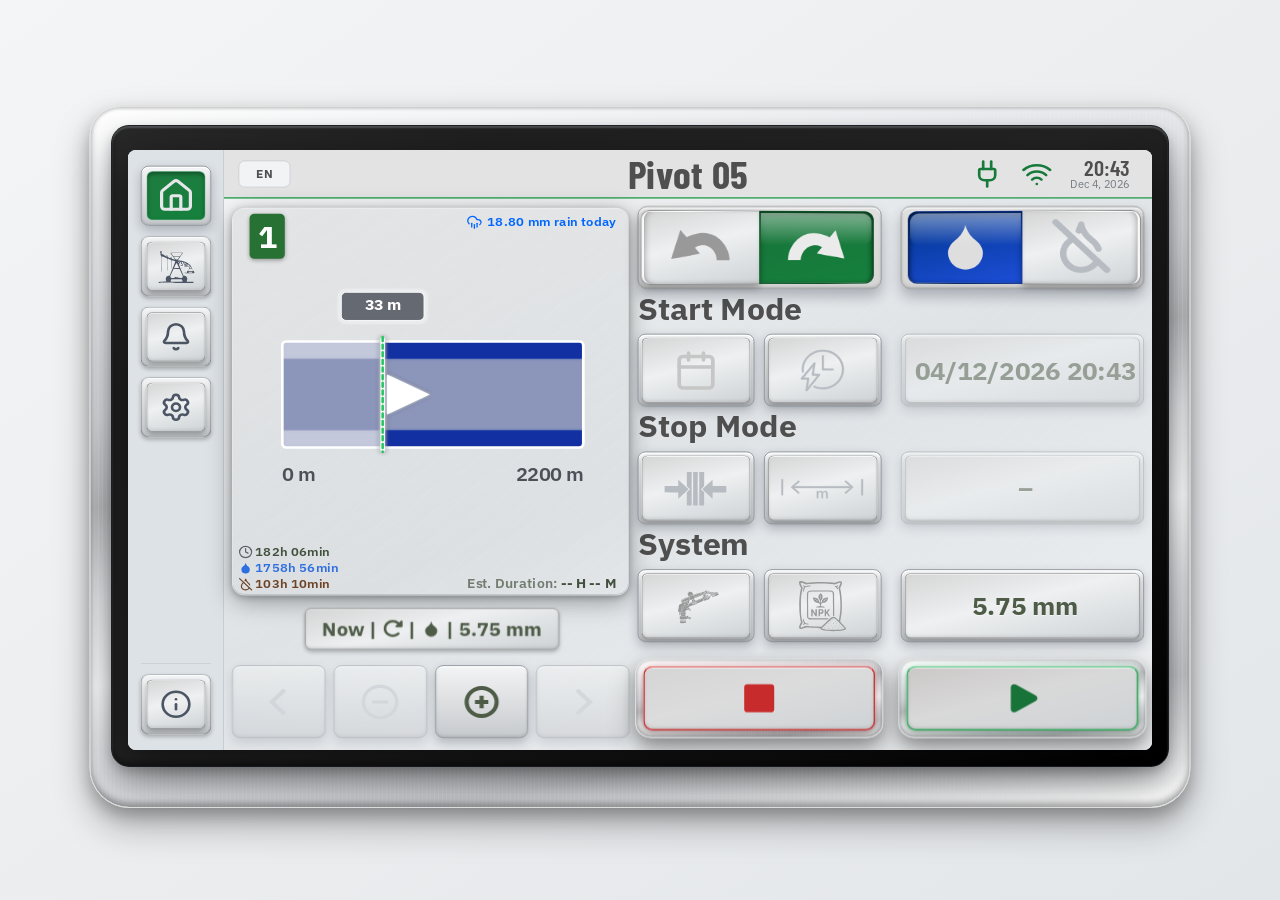
<file: index.html>
<!doctype html>
<html lang="en">
<head>
<meta charset="utf-8">
<meta name="viewport" content="width=device-width, initial-scale=1">
<title>Linestar V3 — Home</title>

<link rel="stylesheet" href="css/variables.css">
<link rel="stylesheet" href="css/base.css">
<link rel="stylesheet" href="css/layout.css">
<link rel="stylesheet" href="css/components.css">
<link rel="stylesheet" href="css/pages.css">
<link rel="stylesheet" href="css/original-theme.css">
</head>
<body>

<div id="app" class="app"></div>

<!-- Order matters: config/state/utils/icons before components/pages before app.js -->
<script src="js/config.js"></script>
<script src="js/state.js"></script>
<script src="js/utils.js"></script>
<script src="js/animation.js"></script>
<script src="js/icons.js"></script>
<script src="js/components.js"></script>
<script src="js/nav.js"></script>
<script src="js/pages/blank.js"></script>
<script src="js/pages/operationsReview.js"></script>
<script src="js/pages/operationSchedule.js"></script>
<script src="js/pages/alarms.js"></script>
<script src="js/pages/config.js"></script>
<script src="js/pages/system.js"></script>
<script src="js/pages/units.js"></script>
<script src="js/pages/pauseTime.js"></script>
<script src="js/pages/maintenance.js"></script>
<script src="js/pages/placeholders.js"></script>
<script src="js/pages/endGunSegments.js"></script>
<script src="js/pages/vri.js"></script>
<script src="js/pages/vriEditModulesSpans.js"></script>
<script src="js/pages/painelFisico.js"></script>
<script src="js/app.js"></script>

</body>
</html>
</file>
<file: css/variables.css>
/**
 * SmartTouch — design tokens.
 * Single source of truth for colors, radii, and fonts used across the panel.
 * Change a value here instead of hunting for hardcoded hex codes in JS.
 */
:root {
  /* App shell */
  --bg-app-1: #f3faf6;
  --bg-app-2: #eef1f3;
  --bg-app-3: #e7f0ea;
  --bg-nav: #dde2e6;
  --border-nav: #c3c9ce;

  /* Surfaces */
  --surface: #ffffff;
  --surface-muted: #f1f3f5;
  --surface-track: #eef1f3;
  --border: #c7ccd0;
  --border-light: #e2e8f0;

  /* Text */
  --text-primary: #1a1d1f;
  --text-secondary: #4f4f4f;
  --text-muted: #5b6167;
  --text-faint: #767c82;
  --text-disabled: #8a9096;

  /* Accents */
  --accent-blue: #2f7de1;
  --accent-green: #1f9d4c;
  --accent-green-dark: #177a3a;
  --accent-green-light: #4ade80;
  --accent-red: #ef4444;
  --accent-red-dark: #c81e30;
  --accent-amber: #a15c00;
  --accent-blue-irrig: #4f7cff;
  --accent-brown-dry: #54341c;

  /* Switch (industrial two-state) */
  --switch-active-from: #4ade80;
  --switch-active-to: #16a34a;
  --switch-inactive-from: #e2e5e8;
  --switch-inactive-to: #d3d7db;
  --switch-icon-inactive: #b7bcc2;
  --switch-dot-inactive: #8a9096;

  /* Geometry */
  --radius-lg: 16px;
  --radius-md: 12px;
  --radius-sm: 8px;
  --radius-pill: 999px;

  /* Type */
  --font-body: 'IBM Plex Sans', sans-serif;
  --font-display: 'Barlow Condensed', sans-serif;
  --font-status: 'Outfit', sans-serif;

  /* Touch targets */
  --nav-btn-size: 88px;
  --field-height: 52px;
  --field-height-lg: 66px;
}

/**
 * Dark mode — first pass. Toggled via Config → System → Theme
 * (data-action="cycle-theme"), which stamps data-theme="dark" on <html>.
 * Only the shared tokens are redefined here; a lot of the "metallic"
 * glass effects added later use their own hardcoded rgba() values
 * (frosted panels, chrome text, colored bezels) instead of these
 * tokens, so those will still need their own dark-mode pass on top of
 * this — this covers the base surfaces/text/backgrounds everything
 * else is built on.
 */
:root[data-theme="dark"] {
  --bg-app-1: #0b0d10;
  --bg-app-2: #06070a;
  --bg-app-3: #08090c;
  --bg-nav: #0d1013;
  --border-nav: #262b30;

  --surface: #101316;
  --surface-muted: #16191d;
  --surface-track: #16191d;
  --border: #2a2f34;
  --border-light: #1c2024;

  --text-primary: #f0f2f3;
  --text-secondary: #c7ccd0;
  --text-muted: #9aa1a7;
  --text-faint: #7c848a;
  --text-disabled: #565d63;
}
</file>
<file: css/base.css>
@import url('https://fonts.googleapis.com/css2?family=Barlow+Condensed:wght@500;600;700&family=IBM+Plex+Sans:wght@400;500;600;700&family=Outfit:wght@600;700&display=swap');

/* Kiosk touchscreen, not a phone browser — every tappable element here
   is a styled <div data-action="...">, not a real <button>, so without
   this the browser's default blue tap-flash/focus ring shows through on
   every press (visible as a stray blue patch bleeding into buttons,
   worst on repeated fast taps like the segment scroll arrows). */
* {
  box-sizing: border-box;
  -webkit-tap-highlight-color: transparent;
}
*:focus { outline: none; }
html, body { margin: 0; height: 100%; }
body {
  font-family: var(--font-body);
  color: var(--text-primary);
  overflow: hidden;
  background: linear-gradient(145deg, #f4f5f6 0%, #e3e6e9 100%);
  display: flex;
  align-items: center;
  justify-content: center;
  position: relative;
}

/* ---- Outer bezel: prata cromado, efeito metal polido ---- */
body::after {
  content: "";
  position: absolute;
  width: 1099px;
  height: 700px;
  border-radius: 30px 32px 40px 40px;
  background:
    repeating-linear-gradient(90deg, rgba(255,255,255,.10) 0px, rgba(255,255,255,.10) 1px, transparent 1px, transparent 4px),
    linear-gradient(170deg,
      #ffffff 0%,
      #f4f5f7 10%,
      #e8eaed 20%,
      #d4d6da 35%,
      #b8babd 45%,
      #e0e2e5 55%,
      #f8f9fa 65%,
      #d8dade 75%,
      #c4c6ca 85%,
      #ffffff 100%);
  border: 1px solid #e0e0e0;
  box-shadow: inset 0 2px 3px rgb(177 177 177 / 60%), inset 0 -4px 6px rgb(62 62 62 / 45%), 0 18px 36px rgba(0, 0, 0, .28), 0 8px 16px rgb(100 100 100 / 38%);
  pointer-events: none;
  z-index: -3;
  top: 50.8%;
  left: 50%;
  transform: translate(-50%, -50%);
}

/* ---- Inner bezel: recesso escuro por cima da prata ---- */
body::before {
  content: "";
  position: absolute;
  width: 1056px;
  height: 640px;
  border-radius: 18px;
  background: linear-gradient(145deg, #282828 0%, #202020 20%, #232323 50%, #101010 80%, #000000 100%);
  border: 1px solid #1c2227;
  box-shadow:
    inset 0 2px 2px rgba(255,255,255,.22),
    inset 0 -3px 6px rgba(0,0,0,.45),
    0 14px 28px rgba(0,0,0,.25),
    0 4px 10px rgba(0,0,0,.15);
  pointer-events: none;
  z-index: -2;
  top: 49.5%;
  left: 50%;
  transform: translate(-50%, -50%);
}
a { color: var(--accent-blue); text-decoration: none; }
a:hover { color: #0f5fc4; }

::-webkit-scrollbar { width: 8px; height: 8px; }
::-webkit-scrollbar-thumb { background: var(--border); border-radius: 4px; }
::-webkit-scrollbar-track { background: transparent; }
.no-scrollbar { scrollbar-width: none; -ms-overflow-style: none; }
.no-scrollbar::-webkit-scrollbar { display: none; }
</file>
<file: css/layout.css>
/* App shell: 1280x800 design canvas rendered to the 1024x600 panel. */

.app {
  width: 1280px;
  height: 800px;
  flex-shrink: 0;
  border-radius: 10px;
  box-shadow: 0 20px 60px rgba(0, 0, 0, .5);
  display: flex;
  flex-direction: row;
  position: relative;
  overflow: hidden;
  transform: scale(.8, .75);
  transform-origin: center center;
  z-index: 1;
  /* Light metallic-gray bg — quick test to see the Start Mode glass button
     against a brushed-aluminum ground. Swap back to the original two lines
     (bg-app-1/2/3) to revert. */
  background:
    repeating-linear-gradient(135deg, rgba(255, 255, 255, .05) 0px, rgba(255, 255, 255, .05) 1px, transparent 1px, transparent 13px),
    linear-gradient(160deg, #e4e6e8 0%, #cdd0d3 30%, #dcdee0 50%, #b9bcbf 70%, #d6d8da 100%);
}

/* ---- Nav rail ---- */
.nav-rail {
  width: 120px;
  height: 100%;
  flex-shrink: 0;
  background: var(--bg-nav);
  border-right: 1px solid var(--border-nav);
  display: flex;
  flex-direction: column;
  align-items: center;
  padding: 20px 0;
}
.nav-rail__logo {
  margin-bottom: 22px;
  color: #767c82;
  font-size: 18px;
  font-weight: 800;
  letter-spacing: .04em;
}
.nav-rail__spacer { flex: 1; }
.nav-rail__footer {
  display: flex;
  flex-direction: column;
  align-items: center;
  gap: 6px;
  padding-top: 14px;
  border-top: 1px solid var(--border);
}

/* ---- Main column ---- */
.main-column {
  flex: 1;
  height: 100%;
  display: flex;
  flex-direction: column;
  min-width: 0;
}

/* ---- Top bar ---- */
.top-bar {
  height: 64px;
  flex-shrink: 0;
  background: #f2f3f4; /* quick test — a touch of light gray instead of pure white */
  border-bottom: 3px solid var(--accent-green);
  display: flex;
  align-items: center;
  justify-content: space-between;
  padding: 0 28px;
  position: relative;
}
.top-bar__lang {
  min-width: 64px;
  height: 36px;
  padding: 0 12px;
  border-radius: 8px;
  display: flex;
  align-items: center;
  justify-content: center;
  font-size: 15px;
  font-weight: 700;
  letter-spacing: .02em;
  color: var(--text-secondary);
  background-color: var(--surface-muted);
  border: 1px solid var(--border);
}
/* Badge amarelo de status — aparece no canto superior esquerdo */
.top-bar__status {
  display: inline-flex;
  align-items: center;
  padding: 8px 24px;
  border-radius: 8px;
  background: #facc15; /* amarelo vivo */
  color: #1f2937;      /* texto escuro */
  font-size: 24px;
  font-weight: 800;
  text-transform: uppercase;
  letter-spacing: .02em;
  white-space: nowrap;
  box-shadow: 0 1px 3px rgba(0,0,0,.15);
}
.top-bar__title {
  position: absolute;
  left: 50%;
  top: 50%;
  transform: translate(-50%, -50%);
  font-family: var(--font-display);
  font-size: 36px;
  font-weight: 700;
  letter-spacing: .01em;
  white-space: nowrap;
  color: var(--text-secondary);
}
.top-bar__right { display: flex; align-items: center; gap: 22px; }
.top-bar__signal { display: flex; align-items: center; gap: 8px; }
.top-bar__signal span { font-size: 17px; font-weight: 600; }
.top-bar__power { display: flex; align-items: center; }
.top-bar__clock { text-align: right; line-height: 1.1; }
.top-bar__clock-time { font-family: var(--font-display); font-size: 28px; font-weight: 600; color: var(--text-secondary); }
.top-bar__clock-date { font-size: 14px; color: var(--text-faint); }

/* ---- Page slot ---- */
/* Must itself be a flex container filling the remaining column height,
   otherwise .page's `flex: 1` below has no effect and the card shrinks
   to fit its content instead of the full viewport. */
#page-slot {
  flex: 1;
  min-height: 0;
  display: flex;
}

/* ---- Page container ---- */
.page {
  flex: 1;
  min-height: 0;
  display: flex;
  position: relative;
}

.page--home {
  position: relative;
  background:
    repeating-linear-gradient(135deg, rgba(255, 255, 255, .08) 0, rgba(255, 255, 255, .08) 1px, transparent 1px, transparent 12px),
    linear-gradient(155deg, #f4f5f6 0%, #dfe3e6 48%, #eef0f2 100%);
}
</file>
<file: css/components.css>
/**
 * Reusable touch components. Anything used on more than one page lives
 * here as a class, not as a one-off inline style — that's what keeps this
 * scalable across future panel screens.
 */

/* ---- Generic touch feedback ---- */
.btn-touch {
  cursor: pointer;
  transition: filter .12s ease, transform .06s ease;
  touch-action: manipulation;
  -webkit-tap-highlight-color: transparent;
}
.btn-touch:hover { filter: brightness(1.05); }
/* Temp test — pin the hover brightness permanently on every touchable
   Config control (field-btn, pill buttons, tabs, segment pickers,
   checkboxes, toggles, hub arrows) instead of one at a time, so the
   whole page can be eyeballed at once without a mouse sitting on each
   button. Same shared classes also show up on Home/Alarms, so this
   lights those up too. */
.field-btn.btn-touch,
.field-btn--pill.btn-touch,
.field-btn--pill-auto.btn-touch,
.section-tab.btn-touch,
.v-tab.btn-touch,
.segment-btn--pill.btn-touch,
.segment-btn--sm.btn-touch,
.segment-btn.btn-touch,
.checkbox-row.btn-touch,
.toggle-pill,
.hub-nav-arrow.btn-touch,
.op-summary__arrow.btn-touch,
.alarm-pager-btn.btn-touch { filter: brightness(0.97); }
.btn-touch:active { transform: scale(.98); }

.nav-btn {
  width: var(--nav-btn-size);
  height: 92px;
  border-radius: 10px;
  display: flex;
  flex-direction: column;
  align-items: center;
  justify-content: center;
  gap: 6px;
  margin-bottom: 14px;
  position: relative;
  cursor: pointer;
  border: 1px solid #82888f;
  transform: translateY(0);
  transition: transform .08s ease, box-shadow .08s ease, filter .12s ease;
  background: linear-gradient(180deg, #f3f4f5 0%, #c7cacd 100%);
  box-shadow:
    0 5px 10px rgba(15, 23, 42, .22),
    inset 0 2px 0 rgba(255, 255, 255, 1),
    inset 0 -2px 4px rgba(0, 0, 0, .12);
  color: #4e5c47;
  overflow: hidden;
}
.nav-btn:last-of-type { margin-bottom: 0; }

/* Nav buttons — match .v-tab file-item glass recipe: outer wrapper + inner face */
.nav-btn::after {
  content: "";
  position: absolute;
  inset: 6px;
  border-radius: 8px;
  background: linear-gradient(165deg, #d5d5d5 0%, #eef0f1 45%, #cfd3d6 100%);
  border: 1px solid rgba(0, 0, 0, .35);
  border-top-color: rgba(0, 0, 0, .25);
  box-shadow:
    0 3px 6px rgba(0, 0, 0, .28),
    inset 0 1px 0 rgba(255, 255, 255, .95),
    inset 0 -2px 4px rgba(0, 0, 0, .1);
  z-index: 0;
  transition: background .2s ease, box-shadow .2s ease;
}
.nav-btn svg,
.nav-btn img {
  position: relative;
  z-index: 1;
}
.nav-btn:not(.is-active) img {
  filter: invert(1) brightness(0.4);
}
.nav-btn.is-active img {
  filter: invert(1) brightness(0.88);
}
.nav-btn img.no-invert {
  filter: none;
}
.nav-btn.is-active img.no-invert {
  filter: brightness(0) invert(1);
}
.nav-btn:not(.is-active):hover::after {
  background: linear-gradient(165deg, #dfe1e3 0%, #f5f7f8 45%, #d8dce0 100%);
}
.nav-btn:active {
  transform: translateY(2px);
  box-shadow:
    0 1px 3px rgba(15, 23, 42, .15),
    inset 0 2px 0 rgba(255, 255, 255, .8),
    inset 0 -2px 4px rgba(0, 0, 0, .12);
}

.nav-btn.is-active {
  color: #e5e7eb;
}
.nav-btn.is-active::after {
  background: linear-gradient(165deg, #22c55e 0%, #15803d 100%);
  border-color: rgba(255, 255, 255, .45);
  box-shadow:
    inset 0 3px 6px rgba(0, 0, 0, .35),
    inset 0 -1px 0 rgba(255, 255, 255, .15);
}

/* Remove old glossy overlay — dual-toggle__face doesn't use it */
.nav-btn::before { display: none; }
.nav-btn__label { font-size: 12.5px; font-weight: 700; letter-spacing: .03em; }
.nav-btn__badge {
  position: absolute;
  top: 6px;
  right: 10px;
  background: var(--accent-red-dark);
  color: #fff;
  font-size: 10px;
  font-weight: 700;
  width: 18px;
  height: 18px;
  border-radius: 50%;
  display: flex;
  align-items: center;
  justify-content: center;
}

/* Glass button base — consolidated from scattered data-action selectors below.
   Any field-btn that needs the frosted-glass + green-text look should add
   this class instead of relying on hyper-specific attribute selectors. */
.btn-glass {
  background-color: rgba(140, 150, 160, .1);
  background-image:
    linear-gradient(100deg, transparent 16%, rgba(255, 255, 255, .3) 24%, transparent 32%),
    linear-gradient(100deg, transparent 58%, rgba(255, 255, 255, .18) 64%, transparent 70%),
    linear-gradient(180deg, rgba(200, 208, 216, .22) 0%, rgba(200, 208, 216, .04) 45%, rgba(160, 170, 180, .06) 100%);
  backdrop-filter: blur(6px) saturate(120%);
  -webkit-backdrop-filter: blur(6px) saturate(120%);
  border: 1px solid rgba(160, 168, 176, .55);
  border-top-color: rgba(110, 120, 130, .6);
  border-left-color: rgba(140, 148, 156, .6);
  border-right-color: rgba(140, 148, 156, .6);
  box-shadow:
    inset 0 1px 1px rgba(255, 255, 255, .6),
    inset 2px 0 2px rgba(255, 255, 255, .2),
    inset -2px 0 5px rgba(90, 110, 140, .2),
    inset 0 -4px 6px rgba(120, 140, 165, .15),
    0 2px 0 rgba(120, 200, 150, .4),
    0 5px 0 rgba(23, 122, 58, .85),
    0 8px 12px rgba(30, 40, 50, .25);
  overflow: hidden;
  position: relative;
}
.btn-glass::before {
  content: "";
  position: absolute;
  top: 2px;
  left: 2px;
  right: 2px;
  height: 45%;
  border-radius: inherit;
  background: linear-gradient(180deg, rgba(255, 255, 255, .4), rgba(255, 255, 255, 0));
  pointer-events: none;
}
.btn-glass span:not(.field-btn__chevron):not(.field-btn__icon) {
  color: var(--accent-green-dark);
  text-shadow: 0 1px 0 rgba(255, 255, 255, .5);
}
.btn-glass .field-btn__chevron svg,
.btn-glass .field-btn__icon svg {
  stroke: var(--accent-green-dark);
  filter: drop-shadow(0 1px 0 rgba(255, 255, 255, .5));
}
.btn-glass:active:not(.is-disabled) {
  transform: translateY(5px);
  box-shadow:
    inset 0 2px 6px rgba(0, 0, 0, .3),
    inset 0 -1px 0 rgba(255, 255, 255, .2),
    0 0 0 rgba(255, 255, 255, .1),
    0 1px 2px rgba(0, 0, 0, .2);
}

/* ---- Field: label + green touch button (select / value / date) ---- */
.field { display: flex; flex-direction: column; gap: 8px; }
.field__label { font-size: 25px; font-weight: 700; color: var(--text-secondary); }
.field--config .field__label { font-size: 36px; }
.field--config.field--compact .field__label { font-size: var(--field-label-size, 26px); white-space: nowrap; }

.field-btn {
  position: relative;
  width: 100%;
  /* --btn-h lets one field override just its own button's height (set
     inline via c.field({ style: '--btn-h:...' }) on the outer .field —
     custom props inherit down to the button) without a class/selector
     hack, and without touching every other plain .field-btn. */
  height: var(--btn-h, var(--field-height));
  background-color: var(--accent-green);
  background-image: linear-gradient(180deg, rgba(255, 255, 255, .3), rgba(255, 255, 255, 0) 45%, rgba(0, 0, 0, .12) 100%);
  border-radius: var(--radius-md);
  padding: 0 18px;
  font-size: 28px;
  font-weight: 700;
  color: #ffffff;
  display: flex;
  align-items: center;
  border: 2px solid rgba(255, 255, 255, .4);
  box-shadow:
    inset 0 1px 0 rgba(255, 255, 255, .55),
    inset 0 -2px 5px rgba(0, 0, 0, .2),
    0 5px 0 var(--accent-green-dark),
    0 8px 12px rgba(0, 0, 0, .25);
  transform: translateY(0);
  transition: transform .08s ease, box-shadow .08s ease, filter .12s ease;
}
.field--config .field-btn { height: 66px; font-size: 30px; }

/* Lat/long pair (Center Position, Zero Angle Position): same height as
   every other config-page field-btn (Total Irrigated Radius, etc). */
.field--config .field-btn--coord { height: 66px; }
/* Metallic shell — System's Time/Date/Unit/Pressure/… grid only, same
   frosted-glass recipe as Start Mode/Speed/Irrigation Rate (gray glass +
   diagonal streaks + green bottom edge + green text), scoped to
   .field--config so every other plain .field-btn stays untouched. */
.field--config .field-btn:not(.is-disabled) {
  background-color: rgba(140, 150, 160, .1);
  background-image:
    linear-gradient(100deg, transparent 16%, rgba(255, 255, 255, .3) 24%, transparent 32%),
    linear-gradient(100deg, transparent 58%, rgba(255, 255, 255, .18) 64%, transparent 70%),
    linear-gradient(180deg, rgba(200, 208, 216, .22) 0%, rgba(200, 208, 216, .04) 45%, rgba(160, 170, 180, .06) 100%);
  backdrop-filter: blur(6px) saturate(120%);
  -webkit-backdrop-filter: blur(6px) saturate(120%);
  border: 1px solid rgba(160, 168, 176, .55);
  border-top-color: rgba(110, 120, 130, .6);
  border-left-color: rgba(140, 148, 156, .6);
  border-right-color: rgba(140, 148, 156, .6);
  box-shadow:
    inset 0 1px 1px rgba(255, 255, 255, .6),
    inset 2px 0 2px rgba(255, 255, 255, .2),
    inset -2px 0 5px rgba(90, 110, 140, .2),
    inset 0 -4px 6px rgba(120, 140, 165, .15),
    0 2px 0 rgba(120, 200, 150, .4),
    0 5px 0 rgba(23, 122, 58, .85),
    0 8px 12px rgba(30, 40, 50, .25);
  overflow: hidden;
  position: relative;
}
.field--config .field-btn:not(.is-disabled)::before {
  content: "";
  position: absolute;
  top: 2px;
  left: 2px;
  right: 2px;
  height: 45%;
  border-radius: inherit;
  background: linear-gradient(180deg, rgba(255, 255, 255, .4), rgba(255, 255, 255, 0));
  pointer-events: none;
}
.field--config .field-btn:not(.is-disabled) span:not(.field-btn__chevron):not(.field-btn__icon) {
  color: var(--accent-green-dark);
}
.field--config .field-btn:not(.is-disabled) .field-btn__chevron svg,
.field--config .field-btn:not(.is-disabled) .field-btn__icon svg {
  stroke: var(--accent-green-dark);
  filter:
    drop-shadow(0 1px 0 rgba(255, 255, 255, .5))
    drop-shadow(0 -1px 1px rgba(0, 0, 0, .25));
}
/* Time/Date — read-only, so the same metallic language but flat/inert
   (neutral gray glass), matching op-summary__arrow.is-disabled. */
.field--config .field-btn.is-disabled {
  background-color: rgba(150, 190, 165, .35);
  backdrop-filter: blur(6px) saturate(120%);
  -webkit-backdrop-filter: blur(6px) saturate(120%);
  border: 1px solid rgba(160, 168, 176, .55);
  color: var(--text-disabled);
  box-shadow: inset 0 1px 1px rgba(255, 255, 255, .5), inset 0 -2px 4px rgba(90, 140, 110, .2);
  position: relative;
}
.field--config .field-btn.is-disabled::after {
  content: "";
  position: absolute;
  inset: -2px;
  border-radius: inherit;
  background:
    linear-gradient(160deg, rgba(255, 255, 255, .85) 0%, rgba(220, 230, 240, .35) 35%, rgba(180, 200, 220, .25) 60%, rgba(255, 255, 255, .6) 100%);
  border: 1px solid rgba(255, 255, 255, .7);
  border-top: 2px solid rgba(150, 165, 180, .9);
  box-shadow:
    inset 0 1px 2px rgba(255, 255, 255, .9),
    inset 0 -2px 6px rgba(0, 0, 0, .08),
    0 2px 4px rgba(0, 0, 0, .15);
  pointer-events: none;
  z-index: 2;
}
/* Start Date's own hatch — same recipe as Remove Operation/Add Segment,
   muted green text/icon/degrau instead of the flat gray readout the
   rest of .field--config's disabled fields use. Also available as the
   plain .field-btn--hatch class for fields that don't go through the
   c.field() helper (so there's no data-action left to hang a
   field-btn--for-* hook off of once disabled — Pause Hours' Start/End
   Time, say) but still want this same sealed-shut look. */
.field-btn.field-btn--for-open-start-date.is-disabled,
.field-btn.field-btn--for-open-irrigation-rate.is-disabled,
.field-btn.field-btn--hatch.is-disabled {
  position: relative;
  overflow: visible;
  box-shadow: 0 2px 0 #4f9c6b;
  color: #4f9c6b;
}
.field-btn.field-btn--for-open-start-date.is-disabled .field-btn__icon svg,
.field-btn.field-btn--for-open-irrigation-rate.is-disabled .field-btn__icon svg,
.field-btn.field-btn--hatch.is-disabled .field-btn__icon svg {
  stroke: #4f9c6b;
}
.field-btn.field-btn--for-open-start-date.is-disabled::before,
.field-btn.field-btn--for-open-irrigation-rate.is-disabled::before,
.field-btn.field-btn--hatch.is-disabled::before {
  content: "";
  position: absolute;
  top: -2px;
  left: 12px;
  right: 12px;
  height: 4px;
  border-radius: 2px;
  background: linear-gradient(180deg, #e8ecef, #9aa3ab);
  box-shadow: 0 1px 2px rgba(0, 0, 0, .3);
  z-index: 3;
  pointer-events: none;
}
.field-btn.field-btn--for-open-start-date.is-disabled::after,
.field-btn.field-btn--for-open-irrigation-rate.is-disabled::after,
.field-btn.field-btn--hatch.is-disabled::after {
  content: "";
  position: absolute;
  top: -2px;
  left: -2px;
  right: -2px;
  bottom: -6px;
  border-radius: inherit;
  background:
    linear-gradient(160deg, rgba(255, 255, 255, .85) 0%, rgba(220, 230, 240, .35) 35%, rgba(180, 200, 220, .25) 60%, rgba(255, 255, 255, .6) 100%);
  border: 1px solid rgba(255, 255, 255, .7);
  border-top: 2px solid rgba(150, 165, 180, .9);
  box-shadow:
    inset 0 1px 2px rgba(255, 255, 255, .9),
    inset 0 -2px 6px rgba(0, 0, 0, .08),
    0 2px 4px rgba(0, 0, 0, .15);
  transform-origin: top center;
  pointer-events: none;
  z-index: 2;
}
/* Flat metallic readout (Method/Connection/Quality on Connection Status)
   — same green glass tint as the interactive metallic buttons, but flat:
   no 3D bezel, no gloss, no :active dip, since there's nothing to tap
   here. */
.flat-readout {
  background: linear-gradient(165deg, #d5d5d5 0%, #eef0f1 45%, #cfd3d6 100%);
  border: 1px solid rgba(0,0,0,.35);
  border-top-color: rgba(0,0,0,.25);
  color: #4b5563;
  box-shadow:
    inset 0 1px 0 rgba(255,255,255,.95),
    inset 0 -2px 4px rgba(0,0,0,.1),
    0 3px 6px rgba(0,0,0,.28);
  min-width: 120px;
  justify-content: center;
  white-space: nowrap;
}
.field-btn-value {
  background-color: rgba(140, 150, 160, .1);
  background-image:
    linear-gradient(100deg, transparent 16%, rgba(255, 255, 255, .3) 24%, transparent 32%),
    linear-gradient(100deg, transparent 58%, rgba(255, 255, 255, .18) 64%, transparent 70%),
    linear-gradient(180deg, rgba(200, 208, 216, .22) 0%, rgba(200, 208, 216, .04) 45%, rgba(160, 170, 180, .06) 100%);
  backdrop-filter: blur(6px) saturate(120%);
  -webkit-backdrop-filter: blur(6px) saturate(120%);
  border: 1px solid rgba(160, 168, 176, .55);
  border-top-color: rgba(110, 120, 130, .6);
  color: var(--accent-green-dark);
  box-shadow:
    inset 0 1px 1px rgba(255, 255, 255, .6),
    inset 0 -2px 4px rgba(120, 140, 165, .15),
    0 2px 0 rgba(23, 122, 58, .85);
}
/* Consolidated glass styling for key action buttons — kept scoped by
   data-action so existing markup needs no changes. Future buttons should
   prefer the reusable .btn-glass class above. */
.field-btn[data-action="cycle-start-mode"] { height: 57px; }
.field-btn[data-action="cycle-start-mode"],
.field-btn[data-action="open-percentimeter"],
.field-btn[data-action="open-irrigation-rate"],
.field-btn[data-action="cycle-stop-mode"],
.field-btn[data-action="open-stop-angle"],
.field-btn[data-action="open-start-date"],
.field-btn[data-action="open-center-lat"],
.field-btn[data-action="open-center-lng"],
.field-btn[data-action="start-clear-screen"],
.field-btn[data-action="clear-screen-return"],
.field-btn[data-action="go-page"][data-value="endGunSegments"],
.field-btn[data-action="go-page"][data-value="endGun"],
.field-btn[data-action="open-pause-hours-1-start"],
.field-btn[data-action="open-pause-hours-1-end"],
.field-btn[data-action="open-pause-hours-2-start"],
.field-btn[data-action="open-pause-hours-2-end"],
.field-btn[data-action="open-vri-test-module"],
.field-btn[data-action="select-vri-test-module"],
.field-btn[data-action="open-zero-angle-lat"],
.field-btn[data-action="open-zero-angle-lng"] { filter: brightness(0.97); }
.field-btn[data-action="cycle-start-mode"],
.field-btn[data-action="open-percentimeter"],
.field-btn[data-action="open-irrigation-rate"],
.field-btn[data-action="cycle-stop-mode"],
.field-btn[data-action="open-stop-angle"],
.field-btn[data-action="open-start-date"],
.field-btn[data-action="open-center-lat"],
.field-btn[data-action="open-center-lng"],
.field-btn[data-action="start-clear-screen"],
.field-btn[data-action="clear-screen-return"],
.field-btn[data-action="go-page"][data-value="endGunSegments"],
.field-btn[data-action="go-page"][data-value="endGun"],
.field-btn[data-action="open-pause-hours-1-start"],
.field-btn[data-action="open-pause-hours-1-end"],
.field-btn[data-action="open-pause-hours-2-start"],
.field-btn[data-action="open-pause-hours-2-end"],
.field-btn[data-action="open-vri-test-module"],
.field-btn[data-action="select-vri-test-module"],
.field-btn[data-action="open-zero-angle-lat"],
.field-btn[data-action="open-zero-angle-lng"] {
  background-color: rgba(140, 150, 160, .1);
  background-image:
    linear-gradient(100deg, transparent 16%, rgba(255, 255, 255, .3) 24%, transparent 32%),
    linear-gradient(100deg, transparent 58%, rgba(255, 255, 255, .18) 64%, transparent 70%),
    linear-gradient(180deg, rgba(200, 208, 216, .22) 0%, rgba(200, 208, 216, .04) 45%, rgba(160, 170, 180, .06) 100%);
  backdrop-filter: blur(6px) saturate(120%);
  -webkit-backdrop-filter: blur(6px) saturate(120%);
  border: 1px solid rgba(160, 168, 176, .55);
  border-top-color: rgba(110, 120, 130, .6);
  border-left-color: rgba(140, 148, 156, .6);
  border-right-color: rgba(140, 148, 156, .6);
  box-shadow:
    inset 0 1px 1px rgba(255, 255, 255, .6),
    inset 2px 0 2px rgba(255, 255, 255, .2),
    inset -2px 0 5px rgba(90, 110, 140, .2),
    inset 0 -4px 6px rgba(120, 140, 165, .15),
    0 2px 0 rgba(120, 200, 150, .4),
    0 5px 0 rgba(23, 122, 58, .85),
    0 8px 12px rgba(30, 40, 50, .25);
  overflow: hidden;
}
.field-btn[data-action="cycle-start-mode"]::before,
.field-btn[data-action="open-percentimeter"]::before,
.field-btn[data-action="open-irrigation-rate"]::before,
.field-btn[data-action="cycle-stop-mode"]::before,
.field-btn[data-action="open-stop-angle"]::before,
.field-btn[data-action="open-start-date"]::before,
.field-btn[data-action="open-center-lat"]::before,
.field-btn[data-action="open-center-lng"]::before,
.field-btn[data-action="start-clear-screen"]::before,
.field-btn[data-action="clear-screen-return"]::before,
.field-btn[data-action="go-page"][data-value="endGunSegments"]::before,
.field-btn[data-action="go-page"][data-value="endGun"]::before,
.field-btn[data-action="open-pause-hours-1-start"]::before,
.field-btn[data-action="open-pause-hours-1-end"]::before,
.field-btn[data-action="open-pause-hours-2-start"]::before,
.field-btn[data-action="open-pause-hours-2-end"]::before,
.field-btn[data-action="open-vri-test-module"]::before,
.field-btn[data-action="select-vri-test-module"]::before,
.field-btn[data-action="open-zero-angle-lat"]::before,
.field-btn[data-action="open-zero-angle-lng"]::before {
  content: "";
  position: absolute;
  top: 2px;
  left: 2px;
  right: 2px;
  height: 45%;
  border-radius: inherit;
  background: linear-gradient(180deg, rgba(255, 255, 255, .4), rgba(255, 255, 255, 0));
  pointer-events: none;
}
/* Plain green text, to stand out against the glass surface instead of the
   plain white label every other .field-btn uses. */
.field-btn[data-action="cycle-start-mode"] span:not(.field-btn__chevron),
.field-btn[data-action="open-percentimeter"] span:not(.field-btn__icon),
.field-btn[data-action="open-irrigation-rate"] span:not(.field-btn__icon),
.field-btn[data-action="cycle-stop-mode"] span:not(.field-btn__chevron),
.field-btn[data-action="open-stop-angle"] span:not(.field-btn__icon),
.field-btn[data-action="open-start-date"] span:not(.field-btn__icon) {
  color: var(--accent-green-dark);
  text-shadow: 0 1px 0 rgba(255, 255, 255, .5);
}
/* Chevron/edit-icon to match the green text (overrides the inline stroke
   attribute on the svg, whether a fixed color or currentColor — CSS wins
   over the presentation attribute either way). */
.field-btn[data-action="cycle-start-mode"] .field-btn__chevron svg,
.field-btn[data-action="open-percentimeter"] .field-btn__icon svg,
.field-btn[data-action="open-irrigation-rate"] .field-btn__icon svg,
.field-btn[data-action="cycle-stop-mode"] .field-btn__chevron svg,
.field-btn[data-action="open-stop-angle"] .field-btn__icon svg,
.field-btn[data-action="open-start-date"] .field-btn__icon svg,
.field-btn[data-action="open-center-lat"] .field-btn__icon svg,
.field-btn[data-action="open-center-lng"] .field-btn__icon svg,
.field-btn[data-action="open-zero-angle-lat"] .field-btn__icon svg,
.field-btn[data-action="open-zero-angle-lng"] .field-btn__icon svg,
.field-btn[data-action="go-page"][data-value="endGunSegments"] svg {
  stroke: var(--accent-green-dark);
  filter: drop-shadow(0 1px 0 rgba(255, 255, 255, .5));
}
/* open-center-lat/lng, start-clear-screen, clear-screen-return and these
   two go-page buttons hold their value as a bare text node (no wrapping
   span like the others above), so the green has to go on the button
   itself for the text to inherit it. */
.field-btn[data-action="open-center-lat"],
.field-btn[data-action="open-center-lng"],
.field-btn[data-action="start-clear-screen"],
.field-btn[data-action="clear-screen-return"],
.field-btn[data-action="go-page"][data-value="endGunSegments"],
.field-btn[data-action="go-page"][data-value="endGun"],
.field-btn[data-action="open-pause-hours-1-start"],
.field-btn[data-action="open-pause-hours-1-end"],
.field-btn[data-action="open-pause-hours-2-start"],
.field-btn[data-action="open-pause-hours-2-end"],
.field-btn[data-action="open-vri-test-module"],
.field-btn[data-action="select-vri-test-module"],
.field-btn[data-action="open-zero-angle-lat"],
.field-btn[data-action="open-zero-angle-lng"] {
  color: var(--accent-green-dark);
  text-shadow: 0 1px 0 rgba(255, 255, 255, .5);
}
.field-btn[data-action="cycle-start-mode"]:active:not(.is-disabled),
.field-btn[data-action="open-percentimeter"]:active:not(.is-disabled),
.field-btn[data-action="open-irrigation-rate"]:active:not(.is-disabled),
.field-btn[data-action="cycle-stop-mode"]:active:not(.is-disabled),
.field-btn[data-action="open-stop-angle"]:active:not(.is-disabled),
.field-btn[data-action="open-start-date"]:active:not(.is-disabled),
.field-btn[data-action="open-center-lat"]:active:not(.is-disabled),
.field-btn[data-action="open-center-lng"]:active:not(.is-disabled),
.field-btn[data-action="start-clear-screen"]:active:not(.is-disabled),
.field-btn[data-action="clear-screen-return"]:active:not(.is-disabled),
.field-btn[data-action="go-page"][data-value="endGunSegments"]:active:not(.is-disabled),
.field-btn[data-action="go-page"][data-value="endGun"]:active:not(.is-disabled),
.field-btn[data-action="open-pause-hours-1-start"]:active:not(.is-disabled),
.field-btn[data-action="open-pause-hours-1-end"]:active:not(.is-disabled),
.field-btn[data-action="open-pause-hours-2-start"]:active:not(.is-disabled),
.field-btn[data-action="open-pause-hours-2-end"]:active:not(.is-disabled),
.field-btn[data-action="open-vri-test-module"]:active:not(.is-disabled),
.field-btn[data-action="select-vri-test-module"]:active:not(.is-disabled),
.field-btn[data-action="open-zero-angle-lat"]:active:not(.is-disabled),
.field-btn[data-action="open-zero-angle-lng"]:active:not(.is-disabled) {
  transform: translateY(5px);
  box-shadow:
    inset 0 2px 6px rgba(0, 0, 0, .3),
    inset 0 -1px 0 rgba(255, 255, 255, .2),
    0 0 0 rgba(255, 255, 255, .1),
    0 1px 2px rgba(0, 0, 0, .2);
}
/* Same glass test as Start Mode, on End Gun and Fertigation's
   Enable/Disable toggles: Disable (.field-btn--muted) keeps the olive
   #6f8067 tone below, Enable (further down) gets the green from Start
   Mode. Scoped to only these two buttons either way. */
.field-btn[data-action="toggle-end-gun"].field-btn--muted,
.field-btn[data-action="toggle-fertigation"].field-btn--muted {
  background-color: rgba(100, 105, 108, .3);
  background-image:
    linear-gradient(100deg, transparent 16%, rgba(255, 255, 255, .16) 24%, transparent 32%),
    linear-gradient(100deg, transparent 58%, rgba(255, 255, 255, .08) 64%, transparent 70%),
    linear-gradient(180deg, rgba(120, 125, 128, .5) 0%, rgba(120, 125, 128, .2) 45%, rgba(90, 94, 97, .28) 100%);
  backdrop-filter: blur(6px) saturate(120%);
  -webkit-backdrop-filter: blur(6px) saturate(120%);
  border: 1px solid rgba(160, 168, 176, .55);
  border-top-color: rgba(110, 120, 130, .6);
  border-left-color: rgba(140, 148, 156, .6);
  border-right-color: rgba(140, 148, 156, .6);
  box-shadow:
    inset 0 1px 1px rgba(255, 255, 255, .6),
    inset 2px 0 2px rgba(255, 255, 255, .2),
    inset -2px 0 5px rgba(90, 110, 140, .2),
    inset 0 -4px 6px rgba(120, 140, 165, .15),
    0 2px 0 rgba(160, 180, 150, .4),
    0 5px 0 rgba(70, 84, 62, .85),
    0 8px 12px rgba(30, 40, 50, .25);
  overflow: hidden;
}
.field-btn[data-action="toggle-end-gun"].field-btn--muted::before,
.field-btn[data-action="toggle-fertigation"].field-btn--muted::before {
  content: "";
  position: absolute;
  top: 2px;
  left: 2px;
  right: 2px;
  height: 45%;
  border-radius: inherit;
  background: linear-gradient(180deg, rgba(255, 255, 255, .22), rgba(255, 255, 255, 0));
  pointer-events: none;
}
.field-btn[data-action="toggle-end-gun"].field-btn--muted span:not(.field-btn__chevron),
.field-btn[data-action="toggle-fertigation"].field-btn--muted span:not(.field-btn__chevron) {
  color: #4e5c47;
  text-shadow: 0 1px 0 rgba(255, 255, 255, .5);
  margin-left: 14px;
}
.field-btn[data-action="toggle-end-gun"].field-btn--muted .field-btn__chevron svg,
.field-btn[data-action="toggle-fertigation"].field-btn--muted .field-btn__chevron svg {
  stroke: #4e5c47;
  filter: drop-shadow(0 1px 0 rgba(255, 255, 255, .5));
}
.field-btn[data-action="toggle-end-gun"].field-btn--muted::after,
.field-btn[data-action="toggle-fertigation"].field-btn--muted::after {
  content: "";
  position: absolute;
  left: 15px;
  top: 50%;
  margin-top: -2px;
  width: 6px;
  height: 6px;
  border-radius: 50%;
  background: radial-gradient(circle at 32% 28%, #eef2e9 0%, #9bab8f 30%, #6f8067 60%, #4e5c47 100%);
  box-shadow:
    inset 0 1px 1px rgba(255, 255, 255, .9),
    inset 0 -1px 1px rgba(0, 0, 0, .45),
    0 1px 2px rgba(0, 0, 0, .5),
    0 0 4px rgba(111, 128, 103, .6);
  pointer-events: none;
}
.field-btn[data-action="toggle-end-gun"].field-btn--muted:active:not(.is-disabled),
.field-btn[data-action="toggle-fertigation"].field-btn--muted:active:not(.is-disabled) {
  transform: translateY(5px);
  box-shadow:
    inset 0 2px 6px rgba(0, 0, 0, .3),
    inset 0 -1px 0 rgba(255, 255, 255, .2),
    0 0 0 rgba(255, 255, 255, .1),
    0 1px 2px rgba(0, 0, 0, .2);
}
/* Enable state (no --muted class) — same glass shell, green like Start
   Mode, so the toggle reads green=on / olive=off. */
.field-btn[data-action="toggle-end-gun"]:not(.field-btn--muted),
.field-btn[data-action="toggle-fertigation"]:not(.field-btn--muted) {
  background-color: rgba(140, 150, 160, .1);
  background-image:
    linear-gradient(100deg, transparent 16%, rgba(255, 255, 255, .3) 24%, transparent 32%),
    linear-gradient(100deg, transparent 58%, rgba(255, 255, 255, .18) 64%, transparent 70%),
    linear-gradient(180deg, rgba(200, 208, 216, .22) 0%, rgba(200, 208, 216, .04) 45%, rgba(160, 170, 180, .06) 100%);
  backdrop-filter: blur(6px) saturate(120%);
  -webkit-backdrop-filter: blur(6px) saturate(120%);
  border: 1px solid rgba(160, 168, 176, .55);
  border-top-color: rgba(110, 120, 130, .6);
  border-left-color: rgba(140, 148, 156, .6);
  border-right-color: rgba(140, 148, 156, .6);
  box-shadow:
    inset 0 1px 1px rgba(255, 255, 255, .6),
    inset 2px 0 2px rgba(255, 255, 255, .2),
    inset -2px 0 5px rgba(90, 110, 140, .2),
    inset 0 -4px 6px rgba(120, 140, 165, .15),
    0 2px 0 rgba(120, 200, 150, .4),
    0 5px 0 rgba(23, 122, 58, .85),
    0 8px 12px rgba(30, 40, 50, .25);
  overflow: hidden;
}
.field-btn[data-action="toggle-end-gun"]:not(.field-btn--muted)::before,
.field-btn[data-action="toggle-fertigation"]:not(.field-btn--muted)::before {
  content: "";
  position: absolute;
  top: 2px;
  left: 2px;
  right: 2px;
  height: 45%;
  border-radius: inherit;
  background: linear-gradient(180deg, rgba(255, 255, 255, .4), rgba(255, 255, 255, 0));
  pointer-events: none;
}
.field-btn[data-action="toggle-end-gun"]:not(.field-btn--muted) span:not(.field-btn__chevron),
.field-btn[data-action="toggle-fertigation"]:not(.field-btn--muted) span:not(.field-btn__chevron) {
  color: var(--accent-green-dark);
  text-shadow: 0 1px 0 rgba(255, 255, 255, .5);
  margin-left: 14px;
}
.field-btn[data-action="toggle-end-gun"]:not(.field-btn--muted) .field-btn__chevron svg,
.field-btn[data-action="toggle-fertigation"]:not(.field-btn--muted) .field-btn__chevron svg {
  stroke: var(--accent-green-dark);
  filter: drop-shadow(0 1px 0 rgba(255, 255, 255, .5));
}
.field-btn[data-action="toggle-end-gun"]:not(.field-btn--muted)::after,
.field-btn[data-action="toggle-fertigation"]:not(.field-btn--muted)::after {
  content: "";
  position: absolute;
  left: 15px;
  top: 50%;
  margin-top: -2px;
  width: 6px;
  height: 6px;
  border-radius: 50%;
  background: radial-gradient(circle at 32% 28%, #00ff62 0%, #00ff5d 30%, #3bad63 60%, var(--accent-green-dark) 100%);
  box-shadow:
    inset 0 1px 1px rgba(255, 255, 255, .9),
    inset 0 -1px 1px rgba(0, 0, 0, .45),
    0 1px 2px rgba(0, 0, 0, .5),
    0 0 6px rgba(74, 222, 128, .9),
    0 0 2px rgba(74, 222, 128, .8);
  pointer-events: none;
}
.field-btn[data-action="toggle-end-gun"]:not(.field-btn--muted):active:not(.is-disabled),
.field-btn[data-action="toggle-fertigation"]:not(.field-btn--muted):active:not(.is-disabled) {
  transform: translateY(5px);
  box-shadow:
    inset 0 2px 6px rgba(0, 0, 0, .3),
    inset 0 -1px 0 rgba(255, 255, 255, .2),
    0 0 0 rgba(255, 255, 255, .1),
    0 1px 2px rgba(0, 0, 0, .2);
}
.field-btn:active:not(.is-disabled) {
  transform: translateY(5px);
  box-shadow:
    inset 0 2px 6px rgba(0, 0, 0, .4),
    inset 0 -1px 0 rgba(255, 255, 255, .15),
    0 0 0 var(--accent-green-dark),
    0 1px 2px rgba(0, 0, 0, .2);
}

/* Return button: pinned to the same spot on every page (Config, GPS, …),
   regardless of how much content sits above it — position, not flex order. */
.page-footer-return {
  position: absolute;
  left: 28px;
  right: 28px;
  bottom: 12px;
  display: flex;
  justify-content: flex-end;
}
.page-footer-return .field-btn {
  width: auto;
  height: 59px;
  padding: 0 34px;
  font-size: 22px;
  justify-content: center;
}
/* Fixed-height pill button — the "All on / Ramp / Alternate", "Import /
   Export", "Select / Rename / Reset" style row buttons scattered across
   Maintenance and VRI. Every other visual (background, border, color)
   stays wherever it already was, inline or via another class. */
/* Metallic shell — same frosted-glass recipe as Start Mode/Speed/etc.:
   gray glass + green text/icon + green bottom edge, instead of the flat
   green fill every other plain .field-btn still uses. Excludes
   .field-btn--danger (Delete keeps its own red glass, below). */
.field-btn--pill:not(.field-btn--danger),
.field-btn--pill-auto:not(.field-btn--danger) {
  background-color: rgba(140, 150, 160, .1);
  background-image:
    linear-gradient(100deg, transparent 16%, rgba(255, 255, 255, .3) 24%, transparent 32%),
    linear-gradient(100deg, transparent 58%, rgba(255, 255, 255, .18) 64%, transparent 70%),
    linear-gradient(180deg, rgba(200, 208, 216, .22) 0%, rgba(200, 208, 216, .04) 45%, rgba(160, 170, 180, .06) 100%);
  backdrop-filter: blur(6px) saturate(120%);
  -webkit-backdrop-filter: blur(6px) saturate(120%);
  border: 1px solid rgba(160, 168, 176, .55);
  border-top-color: rgba(110, 120, 130, .6);
  border-left-color: rgba(140, 148, 156, .6);
  border-right-color: rgba(140, 148, 156, .6);
  color: var(--accent-green-dark);
  text-shadow: 0 1px 0 rgba(255, 255, 255, .5);
  box-shadow:
    inset 0 1px 1px rgba(255, 255, 255, .6),
    inset 2px 0 2px rgba(255, 255, 255, .2),
    inset -2px 0 5px rgba(90, 110, 140, .2),
    inset 0 -4px 6px rgba(120, 140, 165, .15),
    0 2px 0 rgba(120, 200, 150, .4),
    0 5px 0 rgba(23, 122, 58, .85),
    0 8px 12px rgba(30, 40, 50, .25);
  overflow: hidden;
  position: relative;
}
.field-btn--pill:not(.field-btn--danger) svg,
.field-btn--pill-auto:not(.field-btn--danger) svg {
  stroke: var(--accent-green-dark);
  filter: drop-shadow(0 1px 0 rgba(255, 255, 255, .5));
}
.field-btn--pill:not(.field-btn--danger):active:not(.is-disabled),
.field-btn--pill-auto:not(.field-btn--danger):active:not(.is-disabled) {
  box-shadow:
    inset 0 2px 6px rgba(0, 0, 0, .3),
    inset 0 -1px 0 rgba(255, 255, 255, .2),
    0 0 0 rgba(255, 255, 255, .1),
    0 1px 2px rgba(0, 0, 0, .2);
}
.field-btn--pill {
  height: 65px;
  font-size: 22px;
  justify-content: center;
}
/* Same idea, auto width — a hub-bar row's "Export"/"Import"/"Check Data"
   action sitting next to the tabs (Maintenance's Logs/Errors/Programs,
   VRI's Diagnosis). */
.field-btn--pill-auto {
  width: auto;
  height: 59px;
  padding: 0 30px;
  font-size: 22px;
  white-space: nowrap;
  flex-shrink: 0;
  justify-content: center;
}
.field-btn.is-disabled {
  background: var(--border);
  background-image: none;
  border-color: transparent;
  box-shadow: none;
  color: var(--text-disabled);
  cursor: not-allowed;
}
/* Same hinged glass hatch as the operation carousel arrow, adapted to
   this pill's wide rectangular shape — Add Segment, once the segment
   cap (12) is hit and there's genuinely nothing left to add. Remove
   Operation's own disabled look is simpler (see below) — the full glass
   hatch on it is an Original-theme-only thing, in original-theme.css. */
.field-btn--for-add-segment.is-disabled {
  position: relative;
  overflow: visible;
  /* The pill's own 3D degrau (0 5px 0 ... in the enabled-state rule)
     still wins ties against .field-btn.is-disabled's box-shadow:none in
     some cases — kill it explicitly so nothing pokes out below the
     glass cover. */
  box-shadow: none;
}
.field-btn--for-add-segment.is-disabled::before {
  content: "";
  position: absolute;
  top: -2px;
  left: 12px;
  right: 12px;
  height: 4px;
  border-radius: 2px;
  background: linear-gradient(180deg, #e8ecef, #9aa3ab);
  box-shadow: 0 1px 2px rgba(0, 0, 0, .3);
  z-index: 3;
  pointer-events: none;
}
.field-btn--for-add-segment.is-disabled::after {
  content: "";
  position: absolute;
  /* Extends well past the button's own footprint (not just a couple px
     like the arrow hatch) so it also covers the raised 3D edge/degrau
     underneath, instead of leaving a sliver of it peeking out below the
     glass. */
  top: -2px;
  left: -2px;
  right: -2px;
  bottom: -6px;
  border-radius: inherit;
  background:
    linear-gradient(160deg, rgba(255, 255, 255, .85) 0%, rgba(220, 230, 240, .35) 35%, rgba(180, 200, 220, .25) 60%, rgba(255, 255, 255, .6) 100%);
  border: 1px solid rgba(255, 255, 255, .7);
  border-top: 2px solid rgba(150, 165, 180, .9);
  box-shadow:
    inset 0 1px 2px rgba(255, 255, 255, .9),
    inset 0 -2px 6px rgba(0, 0, 0, .08),
    0 2px 4px rgba(0, 0, 0, .15);
  transform-origin: top center;
  pointer-events: none;
  z-index: 2;
}
/* Remove Operation's own hatch — same recipe as Add Segment, red-tinted
   glass instead of the neutral blue-white one, matching the danger
   color underneath. */
.field-btn--for-remove-operation.is-disabled {
  position: relative;
  overflow: visible;
  box-shadow: 0 2px 0 #9c6b6b;
  color: #9c6b6b;
}
.field-btn--for-remove-operation.is-disabled svg {
  stroke: #9c6b6b;
}
.field-btn--for-remove-operation.is-disabled::before {
  content: "";
  position: absolute;
  top: -2px;
  left: 12px;
  right: 12px;
  height: 4px;
  border-radius: 2px;
  background: linear-gradient(180deg, #e8ecef, #9aa3ab);
  box-shadow: 0 1px 2px rgba(0, 0, 0, .3);
  z-index: 3;
  pointer-events: none;
}
.field-btn--for-remove-operation.is-disabled::after {
  content: "";
  position: absolute;
  top: -2px;
  left: -2px;
  right: -2px;
  bottom: -6px;
  border-radius: inherit;
  background:
    linear-gradient(160deg, rgba(255, 255, 255, .85) 0%, rgba(220, 230, 240, .35) 35%, rgba(180, 200, 220, .25) 60%, rgba(255, 255, 255, .6) 100%);
  border: 1px solid rgba(255, 255, 255, .7);
  border-top: 2px solid rgba(150, 165, 180, .9);
  box-shadow:
    inset 0 1px 2px rgba(255, 255, 255, .9),
    inset 0 -2px 6px rgba(0, 0, 0, .08),
    0 2px 4px rgba(0, 0, 0, .15),
    inset 0 1px 1px rgba(255, 255, 255, .6);
  transform-origin: top center;
  pointer-events: none;
  z-index: 2;
}
.field-btn__chevron { position: absolute; right: 15px; top: 50%; margin-top: -9px; }
.field-btn__icon { position: absolute; right: 15px; top: 50%; margin-top: -9px; }
/* Muted read-only address (Information → Addresses' Controller/Radio —
   sourced from the panel itself, not the network like the others below)
   — same 3D shell, just an olive, washed-out tone instead of bright green.
   Not interactive (no btn-touch), so no :active dip either. */
.field-btn--muted {
  background-color: #6f8067;
  color: rgba(255, 255, 255, .75);
  box-shadow:
    inset 0 1px 0 rgba(255, 255, 255, .35),
    inset 0 -2px 5px rgba(0, 0, 0, .2),
    0 5px 0 #56634f,
    0 8px 12px rgba(0, 0, 0, .25);
}

/* ---- Checkbox (Pause Time: Days of the week) ---- */
.checkbox-row { display: inline-flex; align-items: center; gap: 8px; min-width: 0; }
/* Metallic shell — same recipe as the toggle switch/nav-btn: unchecked =
   gray glass box with a green outline, checked = green glass fill. */
.checkbox {
  flex-shrink: 0;
  width: 28px;
  height: 28px;
  border-radius: 6px;
  background-color: rgba(31, 157, 76, .75);
  backdrop-filter: blur(4px) saturate(120%);
  -webkit-backdrop-filter: blur(4px) saturate(120%);
  border: 1px solid rgba(160, 168, 176, .55);
  display: flex;
  align-items: center;
  justify-content: center;
  box-shadow:
    inset 0 1px 1px rgba(255, 255, 255, .5),
    inset 0 -2px 4px rgba(23, 122, 58, .3),
    0 2px 5px rgba(0, 0, 0, .15);
}
.checkbox:not(.is-checked) {
  background-color: rgba(140, 150, 160, .1);
  backdrop-filter: blur(4px) saturate(120%);
  -webkit-backdrop-filter: blur(4px) saturate(120%);
  border: 2px solid var(--accent-green);
  box-shadow: inset 0 2px 4px rgba(30, 40, 50, .15);
}
.checkbox-row__label {
  font-size: 19px;
  font-weight: 700;
  color: var(--text-secondary);
  white-space: nowrap;
  overflow: hidden;
  text-overflow: ellipsis;
}

/* Days-of-the-week row: 7 equal columns so every day fits on one line
   regardless of screen width, instead of wrapping the last one alone. */
.days-of-week-grid { display: grid; grid-template-columns: repeat(7, 1fr); gap: 8px; }

/* ---- Toggle pill (small on/off switch: Fertigation, etc.) ---- */
.toggle-pill {
  position: relative;
  display: inline-block;
  width: 65px;
  height: 36px;
  cursor: pointer;
}
/* Metallic shell — same neutral-gray/green glass recipe as the rest of
   the metallic set: off = gray glass track, on = green glass track, knob
   a small brushed-metal bezel that slides between them. */
.toggle-pill__track {
  position: absolute;
  inset: 0;
  border-radius: 9px;
  background-color: rgba(140, 150, 160, .15);
  backdrop-filter: blur(4px) saturate(120%);
  -webkit-backdrop-filter: blur(4px) saturate(120%);
  border: 1px solid rgba(160, 168, 176, .55);
  border-top-color: rgba(110, 120, 130, .6);
  box-shadow: inset 0 2px 4px rgba(30, 40, 50, .15);
  transition: background-color .15s ease;
}
.toggle-pill.is-on .toggle-pill__track {
  background-color: rgba(31, 157, 76, .75);
  border-color: rgba(160, 168, 176, .55);
  box-shadow: inset 0 1px 1px rgba(255, 255, 255, .5), inset 0 -2px 4px rgba(23, 122, 58, .3);
}
/* Chrome knob — same polished-metal recipe as the slider thumb (radial
   highlight sliding to a dark rim) instead of flat gray glass. */
.toggle-pill__knob {
  position: absolute;
  top: 4px;
  left: 4px;
  width: 28px;
  height: 28px;
  background: radial-gradient(circle at 32% 28%, #ffffff 0%, #d8d8d8 40%, #7a7a7a 75%, #4a4a4a 100%);
  border-radius: 6px;
  box-shadow:
    inset 0 1px 1px rgba(255, 255, 255, .9),
    inset 0 -1px 1px rgba(0, 0, 0, .4),
    0 0 0 2px rgba(255, 255, 255, .25),
    0 1px 2px rgba(0, 0, 0, .25);
  transition: left .15s ease, right .15s ease;
}
.toggle-pill.is-on .toggle-pill__knob { left: auto; right: 4px; }

/* ---- Rocker switch (Direction, Irrigation Mode) ---- */
/* A glossy plastic housing with real depth (perspective) around a single
   rigid paddle. Both halves are welded together as `.two-state__paddle`
   and rotate as ONE piece around their shared center hinge (rotateY) —
   the active side dips back/away, the other rises toward the viewer.
   That's the actual mechanic of a light-switch rocker: press one side,
   the other physically comes up. Not two independently-shaded buttons. */
.two-state {
  position: relative;
  width: 100%;
  max-width: 310px;
  /* Housing height = the buttons' own height (83px, same as before —
     97px minus the old 6px padding on each side) plus just enough
     padding to still show a thin frame around them (2px instead of 6px)
     — shrinks the "back" margin without shrinking the buttons themselves,
     which still fill 100% of this reduced content box. */
  height: 103px;
  padding: 5px;
  background: linear-gradient(180deg, #f3f4f5 0%, #c7cacd 100%);
  border: 1px solid #82888f;
  border-radius: 12px;
  box-shadow:
    0 10px 18px rgba(15, 23, 42, .28),
    inset 0 2px 0 rgba(255, 255, 255, 1),
    inset 0 -2px 4px rgba(0, 0, 0, .12);
  cursor: pointer;
  perspective: 600px;
}
.two-state__paddle {
  display: flex;
  /* No gap — the two halves sit flush, joined at a single center seam,
     like one continuous rocker face instead of two separate buttons. */
  width: 100%;
  height: 100%;
  transform-style: preserve-3d;
  transition: transform .22s ease;
}
/* The tilt itself: swap which side leans back vs. forward. If this ever
   reads backwards on screen (active side looks raised, not sunk), flip
   the two signs below. */
.two-state--left-active .two-state__paddle { transform: rotateY(-4deg); }
.two-state--right-active .two-state__paddle { transform: rotateY(4deg); }

.two-state__half {
  flex: 1;
  min-width: 0;
  display: flex;
}
.two-state__circle {
  width: 100%;
  height: 100%;
  display: flex;
  align-items: center;
  justify-content: center;
  /* Dark contour around each half's own face, top/bottom only here — the
     left/right sides are added below, per half, on the OUTER edge only
     (never the shared center seam), so the two halves still read as one
     joined piece with no visible line down the middle. */
  border-top: 1px solid rgba(0, 0, 0, .35);
  border-bottom: 1px solid rgba(0, 0, 0, .35);
  background: linear-gradient(165deg, #d5d5d5 0%, #eef0f1 45%, #cfd3d6 100%);
  /* Off = raised paddle face: glossy highlight on top, shadow pooling
     underneath — same idea as before, just heavier now so the free outer
     tip (the edge furthest from the center hinge) visibly casts a shadow,
     reading as "this corner is up in the air". --two-state-edge-shadow
     (set per half below) adds the matching bright bevel, but only on
     that half's own OUTER edge — the center seam stays plain so the two
     halves read as one button, not two glued together. */
  box-shadow:
    0 5px 8px rgba(0, 0, 0, .28),
    inset 0 1px 0 rgba(255, 255, 255, .95),
    inset 0 -2px 5px rgba(0, 0, 0, .1),
    var(--two-state-edge-shadow, none);
  transition: background .2s ease, box-shadow .2s ease, filter .2s ease;
}
/* Only the outer corners of the whole paddle are rounded — the shared
   center edge stays square so the two halves read as one joined piece.
   Same reasoning for border-left/right and the edge-shadow variable:
   only the outer tip gets them, the seam-facing side gets neither. */
.two-state__half:first-child .two-state__circle {
  border-radius: 12px 0 0 12px;
  border-left: 1px solid rgba(0, 0, 0, .35);
  --two-state-edge-shadow: inset 4px 0 0 -1px rgba(255, 255, 255, 1), inset 8px 0 9px -5px rgba(0, 0, 0, .38);
}
.two-state__half:last-child .two-state__circle {
  border-radius: 0 12px 12px 0;
  border-right: 1px solid rgba(0, 0, 0, .35);
  --two-state-edge-shadow: inset -4px 0 0 -1px rgba(255, 255, 255, 1), inset -8px 0 9px -5px rgba(0, 0, 0, .38);
}
.two-state__icon { color: var(--switch-icon-inactive); transition: color .2s ease; }
.two-state__circle.is-active .two-state__icon { color: #ffffff; }
/* Default img icons — dark gray when inactive */
.two-state__icon .asset-icon { filter: invert(35%) sepia(20%) saturate(10%) hue-rotate(80deg) brightness(60%); transition: filter .2s ease; }
/* When the toggle is ON = green bg + #dedede icon */
.two-state__circle.is-active .two-state__icon .asset-icon { filter: invert(92%) !important; }

/* On = the sunken half: gloss gone, shadow only inward, and slightly
   darker (the receding face catching less light) on top of the paddle tilt.
   --two-state-edge-shadow-active (set per half below) adds a dark bevel
   along the active side's own OUTER edge only — same "sunk into a
   housing" read the inactive side already gets for free from the outer
   .two-state border — never on the center seam, so the two halves still
   read as one button, not two glued together. */
.two-state__circle.is-active {
  box-shadow:
    inset 0 4px 8px rgba(0, 0, 0, .45),
    inset 0 -1px 0 rgba(255, 255, 255, .15),
    var(--two-state-edge-shadow-active, none);
}
.two-state__half:first-child .two-state__circle.is-active { --two-state-edge-shadow-active: inset 2px 0 6px -2px rgba(0, 0, 0, .5); }
.two-state__half:last-child .two-state__circle.is-active { --two-state-edge-shadow-active: inset -2px 0 6px -2px rgba(0, 0, 0, .5); }
/* Active-state color per switch semantics: Direction is always green when
   selected; Irrigation Mode keeps its mode color (blue = wet, brown = dry),
   matching the platform's irrigating/dry-moving palette. */
.two-state__circle--green.is-active { background: linear-gradient(165deg, #22c55e 0%, #15803d 100%); }

/* Direction toggle — green metallic active state */
.two-state[data-action="cycle-direction"] .two-state__circle--green.is-active {
  background-color: rgba(34, 197, 94, .7);
  backdrop-filter: blur(6px) saturate(130%);
  -webkit-backdrop-filter: blur(6px) saturate(130%);
  position: relative;
  overflow: hidden;
}
/* Glossy highlight */
.two-state[data-action="cycle-direction"] .two-state__circle--green.is-active::before {
  content: "";
  position: absolute;
  top: 2px; left: 2px; right: 2px;
  height: 45%;
  border-radius: inherit;
  background: linear-gradient(180deg, rgba(255, 255, 255, .45), transparent);
  pointer-events: none;
}
/* Icon → #dedede when active */
.two-state[data-action="cycle-direction"] .two-state__circle--green.is-active .two-state__icon {
  color: #dedede !important;
}
.two-state[data-action="cycle-direction"] .two-state__circle--green.is-active .two-state__icon svg {
  stroke: #dedede !important;
}
.two-state[data-action="cycle-direction"] .two-state__circle--green.is-active .two-state__icon img.asset-icon {
  filter: invert(92%) !important;
  -webkit-filter: invert(92%) !important;
}

/* Irrigation Mode — blue metallic active state */
.two-state[data-action="cycle-irrigation"] .two-state__circle--blue.is-active {
  background-color: rgba(59, 130, 246, .7) !important;
  backdrop-filter: blur(6px) saturate(130%) !important;
  -webkit-backdrop-filter: blur(6px) saturate(130%) !important;
  position: relative !important;
  overflow: hidden !important;
}
/* Glossy highlight */
.two-state[data-action="cycle-irrigation"] .two-state__circle--blue.is-active::before {
  content: "";
  position: absolute;
  top: 2px; left: 2px; right: 2px;
  height: 45%;
  border-radius: inherit;
  background: linear-gradient(180deg, rgba(255, 255, 255, .45), transparent);
  pointer-events: none;
}
/* Icon → white (SVG fill/stroke via currentColor) */
.two-state[data-action="cycle-irrigation"] .two-state__circle--blue.is-active .two-state__icon {
  color: #ffffff !important;
}
.two-state[data-action="cycle-irrigation"] .two-state__circle--blue.is-active .two-state__icon svg {
  fill: #dedede !important;
  stroke: none !important;
}

/* Irrigation Mode — brown metallic active state */
.two-state[data-action="cycle-irrigation"] .two-state__circle--brown.is-active {
  background-color: rgba(146, 96, 58, .7) !important;
  backdrop-filter: blur(6px) saturate(130%) !important;
  -webkit-backdrop-filter: blur(6px) saturate(130%) !important;
  position: relative !important;
  overflow: hidden !important;
}
/* Glossy highlight */
.two-state[data-action="cycle-irrigation"] .two-state__circle--brown.is-active::before {
  content: "";
  position: absolute;
  top: 2px; left: 2px; right: 2px;
  height: 45%;
  border-radius: inherit;
  background: linear-gradient(180deg, rgba(255, 255, 255, .45), transparent);
  pointer-events: none;
}
/* Icon → white (SVG stroke via currentColor) */
.two-state[data-action="cycle-irrigation"] .two-state__circle--brown.is-active .two-state__icon {
  color: #ffffff !important;
}
.two-state[data-action="cycle-irrigation"] .two-state__circle--brown.is-active .two-state__icon svg {
  fill: none !important;
  stroke: #dedede !important;
  stroke-width: 2.5 !important;
}

/* ---- Dual toggle (End Gun + Fertigation) ---- */
/* Two independently-tappable rocker switches side-by-side, same visual
   language as .two-state (housing + raised/sunken face) but each is its
   own standalone switch — both can be active/inactive independently. */
.dual-toggle {
  display: flex;
  gap: 12px;
  height: var(--btn-h, var(--field-height));
}
.dual-toggle__housing {
  flex: 1;
  min-width: 0;
  position: relative;
  height: 100%;
  padding: 4px;
  background: linear-gradient(180deg, #f3f4f5 0%, #c7cacd 100%);
  border: 1px solid #82888f;
  border-radius: 10px;
  box-shadow:
    0 6px 14px rgba(15, 23, 42, .25),
    inset 0 2px 0 rgba(255, 255, 255, 1),
    inset 0 -2px 4px rgba(0, 0, 0, .12);
  cursor: pointer;
  perspective: 600px;
}
.dual-toggle__housing.is-placeholder {
  opacity: 0;
  pointer-events: none;
}

/* Face — one piece, centered icon, raised when off / sunken when on */
.dual-toggle__face {
  position: relative;
  display: flex;
  align-items: center;
  justify-content: flex-start;
  width: 100%;
  height: 100%;
  border-radius: 8px;
  background: linear-gradient(165deg, #d5d5d5 0%, #eef0f1 45%, #cfd3d6 100%);
  border: 1px solid rgba(0, 0, 0, .35);
  border-top-color: rgba(0, 0, 0, .25);
  box-shadow:
    0 3px 6px rgba(0, 0, 0, .28),
    inset 0 1px 0 rgba(255, 255, 255, .95),
    inset 0 -2px 4px rgba(0, 0, 0, .1);
  transition: background .2s ease, box-shadow .2s ease, filter .2s ease, transform .22s ease;
  transform-style: preserve-3d;
  overflow: hidden;
}

/* Slight inward tilt when active — same "pressed rocker" read */
.dual-toggle__housing.is-active .dual-toggle__face {
  transform: rotateY(-2deg);
  box-shadow:
    inset 0 3px 6px rgba(0, 0, 0, .45),
    inset 0 -1px 0 rgba(255, 255, 255, .15);
  filter: none;
}

/* Off = raised, inactive gray — clean, no glossy overlay */
.dual-toggle__face.is-off::before {
  display: none;
}

/* On = green, same palette as .two-state__circle--green.is-active */
.dual-toggle__face.is-on {
  background: linear-gradient(165deg, #187339 0%, #15803d 100%);
  border-color: rgba(0, 0, 0, .45);
  box-shadow:
    inset 0 4px 8px rgba(0, 0, 0, .45),
    inset 0 -1px 0 rgba(255, 255, 255, .15);
}

/* Icon */
.dual-toggle__icon {
  display: flex;
  align-items: center;
  justify-content: center;
  color: var(--switch-icon-inactive);
  transition: color .2s ease, filter .2s ease;
  z-index: 1;
}
/* SVG icons — neutral gray when off */
.dual-toggle__icon svg text { stroke: none; }
.dual-toggle__face.is-off .dual-toggle__icon svg { stroke: rgb(198 198 198); filter: none; }

/* img/asset-icon — inverted when off → appears gray */
.dual-toggle__face.is-off .dual-toggle__icon img { filter: invert(60%); }

/* On state — light gray text/icon when background turns green */
.dual-toggle__face.is-on .dual-toggle__icon svg { stroke: #dedede !important; filter: none !important; }
.dual-toggle__face.is-on .dual-toggle__icon img.asset-icon { filter: invert(92%) !important; -webkit-filter: invert(92%) !important; }
.dual-toggle__face.is-on .dual-toggle__icon { color: #dedede !important; }

/* Off text content — keep original neutral tone */
.dual-toggle__face.is-off .dual-toggle__icon:not(.dual-toggle__icon svg):not(.dual-toggle__icon img) { color: var(--switch-icon-inactive); }

/* Optional label inside the face */
.dual-toggle__label {
  font-size: 14px;
  font-weight: 600;
  color: currentColor;
  margin-top: 4px;
  z-index: 1;
}
.dual-toggle__face.is-on .dual-toggle__label { color: #ffffff; }
.dual-toggle__face.is-off .dual-toggle__label { color: #4e5c47; }

/* Right-side field inside the dual-toggle row */
.dual-toggle__right {
  display: flex;
  align-items: stretch;
  gap: 24px;
}
.dual-toggle__right .field {
  flex: 1;
  display: flex;
  flex-direction: column;
  gap: 8px;
}
.dual-toggle__right .field__label { display: none; }
.dual-toggle__right .field-btn {
  height: 100%;
  font-size: 24px;
}

/* Press feedback */
.dual-toggle__housing:active:not(.is-disabled) .dual-toggle__face {
  transform: translateY(2px);
}
.dual-toggle__housing.is-disabled {
  opacity: .5;
  pointer-events: none;
}

/* Pure readout value inside a glass-pair face */
.dual-toggle__value {
  font-size: 32px;
  font-weight: 700;
  color: #4e5c47;
  text-shadow: 0 1px 0 rgba(255, 255, 255, .5);
  z-index: 1;
  white-space: nowrap;
  padding-left: 8px;
}
/* When face is on (green bg), text must be light gray so it's readable */
.dual-toggle__face.is-on .dual-toggle__value {
  color: #d1d5db;
  text-shadow: none;
}

/* ---- Backup action buttons (Maintenance → Backup: Import / Export) —
    same dual-toggle housing+face look, sized for a vertical stack. ---- */
.backup-action-btn {
  padding: 4px;
  background: linear-gradient(180deg, #f3f4f5 0%, #c7cacd 100%);
  border: 1px solid #82888f;
  border-radius: 10px;
  box-shadow:
    0 5px 10px rgba(15, 23, 42, .22),
    inset 0 2px 0 rgba(255, 255, 255, 1),
    inset 0 -2px 4px rgba(0, 0, 0, .12);
  cursor: pointer;
  display: flex;
  transition: transform .08s ease, box-shadow .08s ease;
}
.backup-action-btn:active:not(.is-disabled) {
  transform: translateY(2px);
  box-shadow:
    0 1px 3px rgba(15, 23, 42, .15),
    inset 0 2px 0 rgba(255, 255, 255, .8),
    inset 0 -2px 4px rgba(0, 0, 0, .12);
}
.backup-action-btn.is-disabled {
  opacity: .5;
  pointer-events: none;
}
.backup-action-btn__face {
  width: 100%;
  padding: 18px 20px;
  font-size: 22px;
  font-weight: 700;
  text-align: center;
  border-radius: 8px;
  background: linear-gradient(165deg, #d5d5d5 0%, #eef0f1 45%, #cfd3d6 100%);
  border: 1px solid rgba(0, 0, 0, .35);
  border-top-color: rgba(0, 0, 0, .25);
  box-shadow:
    0 3px 6px rgba(0, 0, 0, .28),
    inset 0 1px 0 rgba(255, 255, 255, .95),
    inset 0 -2px 4px rgba(0, 0, 0, .1);
  color: #4e5c47;
  text-shadow: 0 1px 0 rgba(255, 255, 255, .5);
  transition: background .2s ease, box-shadow .2s ease, color .2s ease;
}

/* ---- Program action buttons (Maintenance → Programs: Select / Rename / Reset) —
    same dual-toggle housing+face look. ---- */
.program-action-btn {
  padding: 4px;
  background: linear-gradient(180deg, #f3f4f5 0%, #c7cacd 100%);
  border: 1px solid #82888f;
  border-radius: 10px;
  box-shadow:
    0 5px 10px rgba(15, 23, 42, .22),
    inset 0 2px 0 rgba(255, 255, 255, 1),
    inset 0 -2px 4px rgba(0, 0, 0, .12);
  cursor: pointer;
  display: flex;
  transition: transform .08s ease, box-shadow .08s ease;
}
.program-action-btn:active:not(.is-disabled) {
  transform: translateY(2px);
  box-shadow:
    0 1px 3px rgba(15, 23, 42, .15),
    inset 0 2px 0 rgba(255, 255, 255, .8),
    inset 0 -2px 4px rgba(0, 0, 0, .12);
}
.program-action-btn.is-disabled {
  opacity: .5;
  pointer-events: none;
}
.program-action-btn__face {
  width: 100%;
  padding: 14px 18px;
  font-size: 20px;
  font-weight: 700;
  text-align: center;
  border-radius: 8px;
  background: linear-gradient(165deg, #d5d5d5 0%, #eef0f1 45%, #cfd3d6 100%);
  border: 1px solid rgba(0, 0, 0, .35);
  border-top-color: rgba(0, 0, 0, .25);
  box-shadow:
    0 3px 6px rgba(0, 0, 0, .28),
    inset 0 1px 0 rgba(255, 255, 255, .95),
    inset 0 -2px 4px rgba(0, 0, 0, .1);
  color: #4e5c47;
  text-shadow: 0 1px 0 rgba(255, 255, 255, .5);
  transition: background .2s ease, box-shadow .2s ease, color .2s ease;
}

/* ---- System action buttons (Maintenance → System: Reset Parameters / Restart) —
    same dual-toggle housing+face look. ---- */
.system-action-btn {
  padding: 4px;
  background: linear-gradient(180deg, #f3f4f5 0%, #c7cacd 100%);
  border: 1px solid #82888f;
  border-radius: 10px;
  box-shadow:
    0 5px 10px rgba(15, 23, 42, .22),
    inset 0 2px 0 rgba(255, 255, 255, 1),
    inset 0 -2px 4px rgba(0, 0, 0, .12);
  cursor: pointer;
  display: flex;
  transition: transform .08s ease, box-shadow .08s ease;
}
.system-action-btn:active:not(.is-disabled) {
  transform: translateY(2px);
  box-shadow:
    0 1px 3px rgba(15, 23, 42, .15),
    inset 0 2px 0 rgba(255, 255, 255, .8),
    inset 0 -2px 4px rgba(0, 0, 0, .12);
}
.system-action-btn.is-disabled {
  opacity: .5;
  pointer-events: none;
}
.system-action-btn__face {
  width: 100%;
  padding: 18px 22px;
  font-size: 22px;
  font-weight: 700;
  text-align: center;
  border-radius: 8px;
  background: linear-gradient(165deg, #d5d5d5 0%, #eef0f1 45%, #cfd3d6 100%);
  border: 1px solid rgba(0, 0, 0, .35);
  border-top-color: rgba(0, 0, 0, .25);
  box-shadow:
    0 3px 6px rgba(0, 0, 0, .28),
    inset 0 1px 0 rgba(255, 255, 255, .95),
    inset 0 -2px 4px rgba(0, 0, 0, .1);
  color: #4e5c47;
  text-shadow: 0 1px 0 rgba(255, 255, 255, .5);
  transition: background .2s ease, box-shadow .2s ease, color .2s ease;
}

/* ---- Footer action buttons (Maintenance → Export / Import) —
    same dual-toggle housing+face look, compact for footer row. ---- */
.footer-action-btn {
  padding: 3px;
  background: linear-gradient(180deg, #f3f4f5 0%, #c7cacd 100%);
  border: 1px solid #82888f;
  border-radius: 10px;
  box-shadow:
    0 5px 10px rgba(15, 23, 42, .22),
    inset 0 2px 0 rgba(255, 255, 255, 1),
    inset 0 -2px 4px rgba(0, 0, 0, .12);
  cursor: pointer;
  display: flex;
  transition: transform .08s ease, box-shadow .08s ease;
}
.footer-action-btn:active:not(.is-disabled) {
  transform: translateY(2px);
  box-shadow:
    0 1px 3px rgba(15, 23, 42, .15),
    inset 0 2px 0 rgba(255, 255, 255, .8),
    inset 0 -2px 4px rgba(0, 0, 0, .12);
}
.footer-action-btn.is-disabled {
  opacity: .5;
  pointer-events: none;
}
.footer-action-btn__face {
  width: 100%;
  padding: 10px 22px;
  font-size: 20px;
  font-weight: 700;
  text-align: center;
  border-radius: 8px;
  background: linear-gradient(165deg, #d5d5d5 0%, #eef0f1 45%, #cfd3d6 100%);
  border: 1px solid rgba(0, 0, 0, .35);
  border-top-color: rgba(0, 0, 0, .25);
  box-shadow:
    0 3px 6px rgba(0, 0, 0, .28),
    inset 0 1px 0 rgba(255, 255, 255, .95),
    inset 0 -2px 4px rgba(0, 0, 0, .1);
  color: #4e5c47;
  text-shadow: 0 1px 0 rgba(255, 255, 255, .5);
  transition: background .2s ease, box-shadow .2s ease, color .2s ease;
}

/* ---- Clear screen buttons (Clear Screen page: Clean Screen / Return / Again) —
    same dual-toggle housing+face look, centered. ---- */
.clear-screen-btn {
  padding: 3px;
  background: linear-gradient(180deg, #f3f4f5 0%, #c7cacd 100%);
  border: 1px solid #82888f;
  border-radius: 10px;
  box-shadow:
    0 5px 10px rgba(15, 23, 42, .22),
    inset 0 2px 0 rgba(255, 255, 255, 1),
    inset 0 -2px 4px rgba(0, 0, 0, .12);
  cursor: pointer;
  display: flex;
  transition: transform .08s ease, box-shadow .08s ease;
}
.clear-screen-btn:active:not(.is-disabled) {
  transform: translateY(2px);
  box-shadow:
    0 1px 3px rgba(15, 23, 42, .15),
    inset 0 2px 0 rgba(255, 255, 255, .8),
    inset 0 -2px 4px rgba(0, 0, 0, .12);
}
.clear-screen-btn.is-disabled {
  opacity: .5;
  pointer-events: none;
}
.clear-screen-btn__face {
  width: 100%;
  padding: 14px 28px;
  font-size: 22px;
  font-weight: 700;
  text-align: center;
  border-radius: 8px;
  background: linear-gradient(165deg, #d5d5d5 0%, #eef0f1 45%, #cfd3d6 100%);
  border: 1px solid rgba(0, 0, 0, .35);
  border-top-color: rgba(0, 0, 0, .25);
  box-shadow:
    0 3px 6px rgba(0, 0, 0, .28),
    inset 0 1px 0 rgba(255, 255, 255, .95),
    inset 0 -2px 4px rgba(0, 0, 0, .1);
  color: #4e5c47;
  text-shadow: 0 1px 0 rgba(255, 255, 255, .5);
  transition: background .2s ease, box-shadow .2s ease, color .2s ease;
}

/* ---- Section tabs (Irrigation sub-sections, reusable elsewhere) ---- */
/* Flat industrial menu bar — hairline-divided cells, active cell filled
   solid. Not a pill/segmented control; the classic HMI top-menu look
   (MACHINE | MAIN SCREEN | CONSTANTS | ...). Cells are a fixed standard
   size (not flex-shrunk to fit however many there are) so labels never
   get squeezed — when there isn't room for all of them (e.g. the Config
   hub's 11 items), the bar scrolls horizontally instead. */
/* Metallic shell — same neutral-gray glass recipe as the rest of the
   metallic set, layered on top of (not replacing) the joined-bar shape. */
.section-tabs {
  display: flex;
  max-width: 100%;
  min-width: 0;
  overflow-x: auto;
  scroll-behavior: smooth;

  /* Metallic chrome shell — same recipe as op-summary__pill/field-btn */
  background: linear-gradient(165deg, #e8e8e8 0%, #f5f6f7 30%, #d8dade 60%, #c4c6ca 100%);
  border: 1px solid rgba(0,0,0,.35);
  border-top-color: rgba(0,0,0,.25);
  border-radius: 10px;
  box-shadow:
    inset 0 1px 0 rgba(255,255,255,.95),
    inset 0 -2px 4px rgba(0,0,0,.1),
    0 3px 6px rgba(0,0,0,.28);

  scrollbar-width: none; /* Firefox */
}
.section-tabs::-webkit-scrollbar { display: none; } /* Chrome/Edge/Safari */
.section-tab {
  flex: 0 0 auto;
  min-width: 130px;
  text-align: center;
  padding: 17px 15px;
  font-size: 15px;
  font-weight: 700;
  letter-spacing: .02em;
  text-transform: uppercase;
  color: #4e5c47;
  border-right: 1px solid rgba(0,0,0,.18);
}
.section-tab:last-child { border-right: none; }
/* Fill mode */
.section-tabs--fill .section-tab { flex: 1 1 0; min-width: 0; }
/* Active tab — green metallic tint */
.section-tab.is-active {
  background: linear-gradient(165deg, #22c55e 0%, #15803d 100%);
  color: #ffffff;
  text-shadow: 0 1px 2px rgba(0,0,0,.35);
  box-shadow:
    inset 0 1px 1px rgba(255,255,255,.4),
    inset 0 -2px 5px rgba(0,0,0,.25);
}

/* ---- Vertical section list (Irrigation's side menu) ---- */
/* Same idea as .section-tab/.section-tabs but stacked top-to-bottom as
   separate rounded buttons (not a joined bar) — up/down arrows flank it,
   same style as .hub-nav-arrow. */
.v-tabs {
  flex-shrink: 0;
  width: 110px;
  display: flex;
  flex-direction: column;
  gap: 15px;
  margin-top: 10px;
}
/* Same 3D-button treatment as .field-btn — gradient face, raised edge,
   drop shadow, presses flat on tap — just resized/recolored for the
   sidebar's tall, narrow tab shape. */
/* Metallic shell — same file-item glass recipe: outer wrapper + inner face. */
.v-tab {
  padding: 24px;
  display: flex;
  align-items: center;
  justify-content: center;
  background: linear-gradient(180deg, #f3f4f5 0%, #c7cacd 100%);
  border: 1px solid #82888f;
  border-radius: 10px;
  box-shadow:
    0 5px 10px rgba(15, 23, 42, .22),
    inset 0 2px 0 rgba(255, 255, 255, 1),
    inset 0 -2px 4px rgba(0, 0, 0, .12);
  cursor: pointer;
  position: relative;
  transform: translateY(0);
  transition: transform .08s ease, box-shadow .08s ease, filter .12s ease;
  color: #4e5c47;
  overflow: hidden;
}
.v-tab::after {
  content: "";
  position: absolute;
  inset: 6px;
  border-radius: 8px;
  background: linear-gradient(165deg, #d5d5d5 0%, #eef0f1 45%, #cfd3d6 100%);
  border: 1px solid rgba(0, 0, 0, .35);
  border-top-color: rgba(0, 0, 0, .25);
  box-shadow:
    0 3px 6px rgba(0, 0, 0, .28),
    inset 0 1px 0 rgba(255, 255, 255, .95),
    inset 0 -2px 4px rgba(0, 0, 0, .1);
  z-index: 0;
  transition: background .2s ease, box-shadow .2s ease;
}
.v-tab svg {
  position: relative;
  z-index: 1;
}
.v-tab:active {
  transform: translateY(2px);
  box-shadow:
    0 1px 3px rgba(15, 23, 42, .15),
    inset 0 2px 0 rgba(255, 255, 255, .8),
    inset 0 -2px 4px rgba(0, 0, 0, .12);
}
.v-tab__icon {
  position: relative;
  z-index: 1;
  filter: grayscale(1) brightness(.85);
  transition: filter .12s ease;
}
/* End Gun icons — light gray when not active, white when active */
.v-tab:not(.is-active) .v-tab__icon[src*="endgun"] {
  opacity: .35;
}
.v-tab__label {
  position: relative;
  z-index: 1;
  font-size: 17px;
  font-weight: 700;
  color: #4e5c47;
  transition: color .12s ease;
  white-space: nowrap;
}
.v-tab.is-active .v-tab__label {
  color: #e5e7eb;
}
.v-tab.is-active {
  color: #e5e7eb;
}
.v-tab.is-active::after {
  background: linear-gradient(165deg, #22c55e 0%, #15803d 100%);
  border-color: rgba(255, 255, 255, .45);
  box-shadow:
    inset 0 3px 6px rgba(0, 0, 0, .35),
    inset 0 -1px 0 rgba(255, 255, 255, .15);
}
.v-tab.is-active .v-tab__icon {
  filter: grayscale(1) brightness(0) invert(1);
}
.v-tab.is-active:active {
  transform: translateY(2px);
  box-shadow:
    inset 0 5px 10px rgba(0, 0, 0, .5),
    inset 0 -1px 0 rgba(255, 255, 255, .1);
}
.v-tab.is-disabled {
  opacity: .4;
  pointer-events: none;
  filter: grayscale(.6);
}

/* Placeholder body for a section tab with no content yet. */
.section-placeholder {
  flex: 1;
  display: flex;
  flex-direction: column;
  align-items: center;
  justify-content: center;
  gap: 18px;
  color: var(--text-muted);
}
.section-placeholder__label { font-size: 26px; font-weight: 700; color: var(--text-secondary); }

/* ---- Clear Screen countdown ---- */
.clear-screen__ring {
  width: 139px;
  height: 139px;
  border-radius: 50%;
  display: flex;
  align-items: center;
  justify-content: center;
  font-family: var(--font-display);
  font-size: 55px;
  font-weight: 700;
  color: #fff;
  background: var(--accent-green);
  border: 6px solid var(--accent-green-light);
  animation: clear-screen-pulse 1s ease-in-out infinite;
}
@keyframes clear-screen-pulse {
  0%, 100% { transform: scale(1); }
  50% { transform: scale(1.06); }
}

/* ---- KPI card (Irrigation live-tracking tiles) ---- */
.kpi-card {
  background: var(--surface);
  border-radius: var(--radius-lg);
  padding: 21px 22px;
  box-shadow: 0 2px 8px rgba(26, 29, 31, .08);
}
.kpi-card__label { font-size: 26px; font-weight: 700; color: var(--text-secondary); }
.kpi-card__value {
  font-family: var(--font-display);
  font-size: 46px;
  font-weight: 500;
  color: var(--accent-green-dark);
  margin-top: 6px;
}

/* Compact readouts placed beneath the pivot on the Home screen — Angle /
   Center Pressure / Hours on top, Rain Gauge / Last Tower Pressure /
   Voltage below, same order as the platform's pincard KPIs. */
.home-telemetry { display: grid; grid-template-columns: repeat(3, minmax(0, 1fr)); row-gap: 8px; column-gap: 4px; }
.home-telemetry__tile { display: flex; flex-direction: row; align-items: center; justify-content: flex-start; gap: 6px; text-align: left; padding-left: 12px; }
.home-telemetry__icon { color: var(--text-secondary); line-height: 0; flex-shrink: 0; }
.home-telemetry__text { display: flex; flex-direction: column; min-width: 0; }
.home-telemetry__value { font-family: var(--font-display); font-size: 21px; font-weight: 600; color: var(--text-primary); white-space: nowrap; }
.home-telemetry__label { font-size: 13px; font-weight: 600; color: var(--text-secondary); white-space: nowrap; }
/* Home's Operation summary card, replacing the telemetry row — Start
   Mode / direction / Wet-Dry / Speed in one pill, matching the
   platform's own Operation-summary look. */
/* align-items: flex-start (not center) — with 2+ operations the card
   grows taller (one pill per queued op), and centering would re-center
   the whole row each time, sliding the arrows down. Top-aligning keeps
   them planted at the exact same spot as the single-operation case. */
.op-summary { display: flex; flex-direction: row; align-items: flex-start; justify-content: center; gap: 6px; width: 100%; }
.op-summary__card { display: flex; flex-direction: column; justify-content: center; align-items: center; gap: 6px; min-width: 0; min-height: 90px; margin: 0 auto; width: fit-content; }
/* Same 3D-button treatment as .v-tab/.field-btn — gradient face, raised
   edge, drop shadow, presses flat on tap — instead of the flat swatch
   every other icon-only button on this page uses. */
.op-summary__arrow {
  flex-shrink: 0;
  width: 76px;
  height: 76px;
  display: flex;
  align-items: center;
  justify-content: center;
  background-color: rgba(140, 150, 160, .1);
  backdrop-filter: blur(6px) saturate(120%);
  -webkit-backdrop-filter: blur(6px) saturate(120%);
  border: 2px solid rgba(160, 168, 176, .55);
  border-top-color: rgba(110, 120, 130, .6);
  border-left-color: rgba(140, 148, 156, .6);
  border-right-color: rgba(140, 148, 156, .6);
  border-radius: 10px;
  box-shadow:
    inset 0 1px 1px rgba(255, 255, 255, .6),
    inset 2px 0 2px rgba(255, 255, 255, .2),
    inset -2px 0 5px rgba(90, 110, 140, .2),
    inset 0 -4px 6px rgba(120, 140, 165, .15),
    0 4px 0 rgb(37 133 35 / 70%),
    0 6px 10px rgba(0, 0, 0, .15);
  transform: translateY(0);
  transition: transform .08s ease, box-shadow .08s ease, filter .12s ease;
}
/* -10% (was 76px) — Home's own operation carousel only (see
   components.js operationSummary's `arrow`). Segments' up/down scroll
   button and Operations Review's own --lg arrow reuse this same base
   class and stay at their original size, so this is a modifier, not a
   change to the shared rule above. */
.op-summary__arrow--home { width: 68px; height: 68px; }
/* -10% (was 76px) — Segments' own up/down scroll pair only (see
   placeholders.js scrollBtn). Same idea as --home above: a modifier, not
   a change to the shared rule everyone else still uses at 76px. */
.op-summary__arrow--segments { width: 68px; height: 68px; }
/* Same -10% modifier, End Gun's own segment scroll pair (see
   endGunSegments.js scrollBtn) — Operations Review's --lg arrow is the
   only one left at 76px now. */
.op-summary__arrow--endgun { width: 68px; height: 59px; }
/* Crazy test — a hinged glass safety hatch over the Previous arrow
   while it's locked (queue's edge), styled like a missile-launch button
   cover: frosted glass panel + a hinge bar along the top edge. When the
   arrow becomes tappable again the hatch flips up and out of the way.
   Scoped to --home/--segments/--endgun so Operations Review's own --lg
   arrow is untouched — pure decoration, doesn't block clicks
   (pointer-events: none) and only actually animates if a future render
   keeps this DOM node alive across the disabled/enabled swap instead of
   rebuilding it (today's renderPage() rebuilds the whole page, so right
   now this only shows the correct end state, not a live flip-open). */
.op-summary__arrow--home,
.op-summary__arrow--segments,
.op-summary__arrow--endgun {
  position: relative;
  overflow: visible;
}
.op-summary__arrow--home::before,
.op-summary__arrow--segments::before,
.op-summary__arrow--endgun::before {
  content: "";
  position: absolute;
  top: -2px;
  left: 8px;
  right: 8px;
  height: 4px;
  border-radius: 2px;
  background: linear-gradient(180deg, #e8ecef, #9aa3ab);
  box-shadow: 0 1px 2px rgba(0, 0, 0, .3);
  z-index: 3;
  pointer-events: none;
  transition: opacity .3s ease;
}
.op-summary__arrow--home::after,
.op-summary__arrow--segments::after,
.op-summary__arrow--endgun::after {
  content: "";
  position: absolute;
  inset: -2px;
  border-radius: inherit;
  background:
    linear-gradient(160deg, rgba(255, 255, 255, .85) 0%, rgba(220, 230, 240, .35) 35%, rgba(180, 200, 220, .25) 60%, rgba(255, 255, 255, .6) 100%);
  border: 1px solid rgba(255, 255, 255, .7);
  border-top: 2px solid rgba(150, 165, 180, .9);
  box-shadow:
    inset 0 1px 2px rgba(255, 255, 255, .9),
    inset 0 -2px 6px rgba(0, 0, 0, .08),
    0 2px 4px rgba(0, 0, 0, .15);
  transform-origin: top center;
  transform: perspective(219px) rotateX(0deg);
  transition: transform .5s cubic-bezier(.34, 1.4, .64, 1), opacity .3s ease;
  pointer-events: none;
  z-index: 2;
}
/* Icon under the closed hatch — a light, muted green instead of the
   plain pale gray inline attribute, same idea as Start Date's own
   glass-covered icon. */
.op-summary__arrow--home.is-disabled svg,
.op-summary__arrow--segments.is-disabled svg,
.op-summary__arrow--endgun.is-disabled svg {
  stroke: #5a9c72;
}
/* Open — flips up and fades away instead of staying visible standing up. */
.op-summary__arrow--home:not(.is-disabled)::after,
.op-summary__arrow--segments:not(.is-disabled)::after,
.op-summary__arrow--endgun:not(.is-disabled)::after {
  transform: perspective(299px) rotateX(-115deg) translateY(-2px);
  opacity: 0;
}
.op-summary__arrow--home:not(.is-disabled)::before,
.op-summary__arrow--segments:not(.is-disabled)::before,
.op-summary__arrow--endgun:not(.is-disabled)::before {
  opacity: 0;
}
.op-summary__arrow--home:not(.is-disabled) svg,
.op-summary__arrow--segments:not(.is-disabled) svg,
.op-summary__arrow--endgun:not(.is-disabled) svg {
  stroke: var(--accent-green-dark);
  filter:
    drop-shadow(0 1px 0 rgba(255, 255, 255, .5))
    drop-shadow(0 -1px 1px rgba(0, 0, 0, .2));
}
.op-summary__arrow:active {
  transform: translateY(4px);
  box-shadow:
    inset 0 2px 6px rgba(0, 0, 0, .3),
    0 0 0 var(--border),
    0 1px 2px rgba(0, 0, 0, .15);
}
/* No operation to page to (queue's edge) — grayed out and left sitting in
   the pressed-in position permanently, instead of the raised idle face,
   so it visibly reads as "nothing further this way" rather than just
   "not clickable right now". No data-action on the element either (see
   operationSummary), so it can't actually be tapped. */
.op-summary__arrow.is-disabled {
  cursor: default;
  background-color: rgba(140, 150, 160, .1);
  backdrop-filter: blur(6px) saturate(120%);
  -webkit-backdrop-filter: blur(6px) saturate(120%);
  border-color: rgba(160, 168, 176, .4);
  border-top-color: rgba(160, 168, 176, .4);
  border-left-color: rgba(160, 168, 176, .4);
  border-right-color: rgba(160, 168, 176, .4);
  transform: translateY(4px);
  box-shadow:
    inset 0 2px 6px rgba(0, 0, 0, .18),
    0 0 0 rgba(160, 168, 176, .4);
}
.op-summary__title-row { display: flex; align-items: center; gap: 6px; }
.op-summary__title { font-size: 19px; font-weight: 700; color: var(--accent-green-dark); }
/* Flat metallic readout — same recipe as .flat-readout/field-btn.is-disabled
   (green glass, no gloss/bezel, nothing to tap here). */
.op-summary__pill {
  display: flex;
  align-items: center;
  justify-content: center;
  gap: 6px;
  min-width: 90px;
  width: fit-content;
  padding: 10px 28px;
  border-radius: 8px;
  font-size: 15px;
  font-weight: 700;
  white-space: normal;
  transform: translateX(-10px);

  /* Metallic gray */
  background: linear-gradient(165deg, #d5d5d5 0%, #eef0f1 45%, #cfd3d6 100%);

  /* Borders with light top / dark bottom = directional reflection */
  border: 1px solid rgba(0,0,0,.35);
  border-top-color: rgba(0,0,0,.25);

  /* Multi-layer shadows: inner highlight + inner depth + outer projection */
  box-shadow:
    inset 0 1px 0 rgba(255,255,255,.95),
    inset 0 -2px 4px rgba(0,0,0,.1),
    0 3px 6px rgba(0,0,0,.28);

  color: var(--accent-green-dark);
}
.op-summary__card {
  display: flex;
  align-items: center;
  justify-content: center;
  min-width: 0;
}
.op-summary__icon, .op-summary__sep { position: relative; }
.op-summary__icon { display: flex; align-items: center; gap: 4px; line-height: 0; color: var(--accent-green-dark); }
.op-summary__sep { color: rgba(23, 122, 58, .5); }

/* Wet irrigation — blue glow pulse */
@keyframes pill-glow {
  0%, 100% { box-shadow: 0 0 6px rgba(30, 136, 229, .55), inset 0 1px 0 rgba(255,255,255,.95), inset 0 -2px 4px rgba(0,0,0,.1); }
  50%   { box-shadow: 0 0 18px rgba(30, 136, 229, .85), inset 0 1px 0 rgba(255,255,255,.95), inset 0 -2px 4px rgba(0,0,0,.1); }
}
/* Wet irrigation — blue glow pulse (higher specificity to override .op-summary__pill color) */
.op-summary__pill.op-summary__pill--wet {
  background: linear-gradient(165deg, #bbdefb 0%, #e3f2fd 45%, #90caf9 100%);
  border-color: rgba(13, 71, 161, .8);
  box-shadow: 0 0 8px rgba(30, 136, 229, .65), inset 0 1px 0 rgba(255,255,255,.95), inset 0 -2px 4px rgba(0,0,0,.1);
  animation: pill-glow 2s ease-in-out infinite;
  color: #0d47a1 !important;
}
.op-summary__pill.op-summary__pill--wet .op-summary__icon,
.op-summary__pill.op-summary__pill--wet .op-summary__sep { color: #0d47a1 !important; }

/* Dry irrigation — earthy brown tint (higher specificity to override .op-summary__pill color) */
.op-summary__pill.op-summary__pill--dry {
  background: linear-gradient(165deg, #d7ccc8 0%, #efebe9 45%, #c8b8a8 100%);
  border-color: rgba(62, 39, 35, .55);
  box-shadow: inset 0 1px 0 rgba(255,255,255,.95), inset 0 -2px 4px rgba(0,0,0,.1), 0 3px 6px rgba(0,0,0,.28);
  color: #3e2723 !important;
}
.op-summary__pill.op-summary__pill--dry .op-summary__icon,
.op-summary__pill.op-summary__pill--dry .op-summary__sep { color: #3e2723 !important; }

/* Fertigation mode — purple */
.op-summary__pill.op-summary__pill--fertigation {
  background: linear-gradient(165deg, #e0c3fc 0%, #f3e8fd 45%, #d4b8f0 100%);
  border-color: rgba(124, 58, 237, .55);
  box-shadow: inset 0 1px 0 rgba(255,255,255,.95), inset 0 -2px 4px rgba(0,0,0,.1), 0 3px 6px rgba(0,0,0,.28);
  color: #5b21b6 !important;
}
.op-summary__pill.op-summary__pill--fertigation .op-summary__icon,
.op-summary__pill.op-summary__pill--fertigation .op-summary__sep { color: #7c3aed !important; }

/* Alert mode — red emergency */
@keyframes pill-glow-alert {
  0%, 100% { box-shadow: 0 0 6px rgba(211, 47, 47, .55), inset 0 1px 0 rgba(255,255,255,.95), inset 0 -2px 4px rgba(0,0,0,.1); }
  50%   { box-shadow: 0 0 18px rgba(211, 47, 47, .85), inset 0 1px 0 rgba(255,255,255,.95), inset 0 -2px 4px rgba(0,0,0,.1); }
}
.op-summary__pill.op-summary__pill--alert {
  background: linear-gradient(165deg, #ffcdd2 0%, #ffebee 45%, #ef9a9a 100%);
  border-color: rgba(183, 28, 28, .8);
  box-shadow: 0 0 8px rgba(211, 47, 47, .65), inset 0 1px 0 rgba(255,255,255,.95), inset 0 -2px 4px rgba(0,0,0,.1);
  animation: pill-glow-alert 2s ease-in-out infinite;
  color: #b71c1c !important;
}
.op-summary__pill.op-summary__pill--alert .op-summary__icon,
.op-summary__pill.op-summary__pill--alert .op-summary__sep { color: #b71c1c !important; }

/* Home footer — Add/Remove Operation, same schedule-list controls as the
   platform's irrigation scheduler. Both are plain .field-btn (same shape
   as Speed/Irrigation Rate, side by side in that identical 2-col grid),
   just centered text+icon instead of a value+edit-icon layout, and no
   label above. Remove is grayed out (.is-disabled, same rule field-btn
   already has) at just 1 operation; Add is always on. Remove active
   reuses the red that Stop Pivot already uses. */
/* Metallic shell — same frosted-glass recipe as the green pills, tinted
   red instead. */
.field-btn--danger:not(.is-disabled) {
  background-color: rgba(160, 140, 140, .1);
  background-image:
    linear-gradient(100deg, transparent 16%, rgba(255, 255, 255, .3) 24%, transparent 32%),
    linear-gradient(100deg, transparent 58%, rgba(255, 255, 255, .18) 64%, transparent 70%),
    linear-gradient(180deg, rgba(216, 200, 200, .22) 0%, rgba(216, 200, 200, .04) 45%, rgba(180, 160, 160, .06) 100%);
  backdrop-filter: blur(6px) saturate(120%);
  -webkit-backdrop-filter: blur(6px) saturate(120%);
  border: 1px solid rgba(176, 160, 160, .55);
  border-top-color: rgba(130, 110, 110, .6);
  border-left-color: rgba(156, 140, 140, .6);
  border-right-color: rgba(156, 140, 140, .6);
  color: var(--accent-red-dark);
  text-shadow: 0 1px 0 rgba(255, 255, 255, .5);
  box-shadow:
    inset 0 1px 1px rgba(255, 255, 255, .6),
    inset 2px 0 2px rgba(255, 255, 255, .2),
    inset -2px 0 5px rgba(140, 90, 90, .2),
    inset 0 -4px 6px rgba(165, 120, 120, .15),
    0 2px 0 rgba(240, 150, 150, .4),
    0 5px 0 rgba(122, 23, 40, .85),
    0 8px 12px rgba(40, 30, 30, .25);
  overflow: hidden;
}
.field-btn--danger:not(.is-disabled) svg {
  stroke: var(--accent-red-dark);
  filter: drop-shadow(0 1px 0 rgba(255, 255, 255, .5));
}
.field-btn--danger:not(.is-disabled):active {
  box-shadow:
    inset 0 2px 6px rgba(0, 0, 0, .4),
    inset 0 -1px 0 rgba(255, 255, 255, .15),
    0 0 0 var(--accent-red-dark),
    0 1px 2px rgba(0, 0, 0, .2);
}

.operation-pivot-column { gap: 15px; }
.home-log-button {
  height: var(--field-height-lg);
  width: 100%;
  align-self: flex-start;
  margin-top: 28px;
  border-radius: 14px;
  background-color: rgba(140, 150, 160, .1);
  backdrop-filter: blur(6px) saturate(120%);
  -webkit-backdrop-filter: blur(6px) saturate(120%);
  color: var(--accent-green-dark);
  display: flex;
  align-items: center;
  justify-content: center;
  font-size: 22px;
  font-weight: 700;
  border: 1px solid rgba(160, 168, 176, .55);
  border-top-color: rgba(110, 120, 130, .6);
  border-left-color: rgba(140, 148, 156, .6);
  border-right-color: rgba(140, 148, 156, .6);
  box-shadow:
    inset 0 1px 1px rgba(255, 255, 255, .6),
    inset 2px 0 2px rgba(255, 255, 255, .2),
    inset -2px 0 5px rgba(90, 110, 140, .2),
    inset 0 -4px 6px rgba(120, 140, 165, .15),
    0 2px 0 rgba(120, 200, 150, .4),
    0 5px 0 rgba(23, 122, 58, .85),
    0 8px 12px rgba(30, 40, 50, .25);
  overflow: hidden;
  position: relative;
  transform: translateY(0);
  transition: transform .08s ease, box-shadow .08s ease, filter .12s ease;
}
.home-log-button:active {
  transform: translateY(6px);
  box-shadow:
    inset 0 2px 6px rgba(0, 0, 0, .4),
    inset 0 -1px 0 rgba(255, 255, 255, .15),
    0 0 0 var(--accent-green-dark),
    0 1px 2px rgba(0, 0, 0, .2);
}

/* Operation dashboard: a dense two-column grid alongside the pivot. */
.operation-info-column { flex: 1.5; display: flex; flex-direction: column; gap: 15px; min-width: 0; justify-content: flex-start; }
.operation-info-column .si-actions { margin-top: auto; }
.operation-telemetry {
  display: grid;
  grid-template-columns: repeat(2, minmax(0, 1fr));
  align-content: start;
  gap: 10px;
  min-width: 0;
}
/* Metallic shell — same neutral-gray glass recipe as nav-btn/field-btn,
   label/value recolored chrome via background-clip instead of the flat
   surface fill + plain text everyone else uses. */
.operation-telemetry .kpi-card {
  min-height: 92px;
  padding: 16px 14px;
  box-sizing: border-box;
  min-width: 0;

  /* Metallic chrome — exact same recipe as op-summary__pill */
  background: linear-gradient(165deg, #d5d5d5 0%, #eef0f1 45%, #cfd3d6 100%);
  border: 1px solid rgba(0,0,0,.35);
  border-top-color: rgba(0,0,0,.25);
  box-shadow:
    inset 0 1px 0 rgba(255,255,255,.95),
    inset 0 -2px 4px rgba(0,0,0,.1),
    0 3px 6px rgba(0,0,0,.28);

  border-radius: 8px;
  overflow: hidden;
  position: relative;
}
.operation-telemetry .kpi-card__label {
  font-size: 26px;
  white-space: nowrap;
  color: var(--text-secondary);
}
.operation-telemetry .kpi-card__value {
  font-size: 38px;
  line-height: 1;
  white-space: nowrap;
  color: #4e5c47;
  font-weight: 700;
}
/* Stop Pivot here is the same size as Home's Start/Stop pair — same
   .action-row grid (2 columns), just with only the Stop cell filled —
   pinned to the bottom of the pivot column instead of Home's fixed gap. */
.operation-pivot-column .action-row { margin-top: 8px; }
/* Events & Operations sits a bit higher here than on Home — the
   auto-margin on .action-row below absorbs the freed space, so nothing
   else on the screen shifts. */
.operation-pivot-column .home-log-button { margin-top: 4px; }

/* Events / Operations history, shared as two tabs in one screen. */
.activity-log-page { position: relative; flex-direction: column; padding: 12px 28px 120px; gap: 10px; }
.activity-log__table-area { position: relative; flex: 1; min-height: 0; }
/* Pager: pinned to the page's own reserved bottom strip */
.activity-log-page .alarms-page__pager {
  position: absolute;
  left: 28px;
  right: 28px;
  bottom: 12px;
  z-index: 10;
}
.activity-log__table-wrap { flex: 0 0 auto; min-height: 0; overflow: auto; margin-right: 92px; border: 1px solid var(--border); background: var(--surface); max-height: 490px; }
.activity-log__table { width: 100%; border-collapse: collapse; font-size: 16px; }
.activity-log__table th, .activity-log__table td { padding: 12px 14px; text-align: left; border-bottom: 1px solid var(--border); vertical-align: middle; }
.activity-log__table th { padding-top: 10px; padding-bottom: 10px; color: var(--text-primary); font-size: 22px; font-weight: 700; background: #fbfcfc; white-space: nowrap; }
.activity-log__table td { color: var(--text-secondary); font-size: 22px; }
.activity-log__table th:first-child, .activity-log__table td:first-child { width: 54px; padding-right: 0; }
.activity-log__table tr:last-child td { border-bottom: none; }
/* Standard Metallic accent shell — same neutral glass + green bottom
   degrau + green icon/text as nav-btn.is-active/alarm-pager-btn's own
   next/prev, not a solid green fill — a square +/− toggle instead of the
   flat gray circle it used to be. */
.activity-log__expand {
  display: inline-flex;
  width: 40px;
  height: 40px;
  align-items: center;
  justify-content: center;
  border-radius: var(--radius-sm);
  background: linear-gradient(180deg, #f3f4f5 0%, #c7cacd 100%);
  border: 1px solid #82888f;
  color: #4e5c47;
  font-size: 22px;
  font-weight: 700;
  line-height: 1;
  box-shadow:
    0 5px 10px rgba(15, 23, 42, .22),
    inset 0 2px 0 rgba(255, 255, 255, 1),
    inset 0 -2px 4px rgba(0, 0, 0, .12);
  transform: translateY(0);
  transition: transform .08s ease, box-shadow .08s ease;
  position: relative;
  overflow: hidden;
  z-index: 1;
}
.activity-log__expand::after {
  content: "";
  position: absolute;
  inset: 2px;
  border-radius: calc(var(--radius-sm) - 2px);
  background: linear-gradient(165deg, #d5d5d5 0%, #eef0f1 45%, #cfd3d6 100%);
  border: 1px solid rgba(0, 0, 0, .35);
  border-top-color: rgba(0, 0, 0, .25);
  box-shadow:
    0 3px 6px rgba(0, 0, 0, .28),
    inset 0 1px 0 rgba(255, 255, 255, .95),
    inset 0 -2px 4px rgba(0, 0, 0, .1);
}

/* Connectivity page: hide scrollbar — scroll only via buttons */
#connectivity-scroll-area {
  scrollbar-width: none;
  -ms-overflow-style: none;
}
#connectivity-scroll-area::-webkit-scrollbar {
  display: none;
}
.activity-log__expand:active {
  transform: translateY(2px);
  box-shadow:
    0 1px 3px rgba(15, 23, 42, .15),
    inset 0 2px 0 rgba(255, 255, 255, .8),
    inset 0 -2px 4px rgba(0, 0, 0, .12);
}
.activity-log__expand:active::after {
  box-shadow:
    inset 0 3px 6px rgba(0, 0, 0, .45),
    inset 0 -1px 0 rgba(255, 255, 255, .15);
}
.activity-log__detail-row td { padding: 12px 15px 15px; background: #fafbfb; }
.activity-log__detail-grid { display: grid; grid-template-columns: repeat(2, minmax(0, 1fr)); gap: 12px 46px; padding: 18px 21px; border-radius: var(--radius-md); background: var(--surface); box-shadow: 0 1px 5px rgba(26, 29, 31, .08); }
.activity-log__detail-grid p { margin: 0 0 8px; font-size: 18px; color: var(--text-muted); }
.activity-log__detail-grid strong, .activity-log__operation-detail > strong { color: var(--text-primary); font-weight: 700; }
.activity-log__detail-spaced { margin-top: 28px !important; }
.activity-log__operation-detail { padding: 4px 4px 0; font-size: 15px; }
.activity-log__detail-grid--operation { margin-top: 14px; grid-template-columns: repeat(2, minmax(0, 1fr)); box-shadow: none; padding: 8px 0 0; }
/* Table's own up/down paging, replacing the native scrollbar (hidden via
   .no-scrollbar on .activity-log__table-wrap above) — same shell as
   Segments' own up/down pair (.op-summary__arrow--segments, applied
   alongside these two on the elements themselves). Table-wrap gives up
   its own right margin (see above) to make room for these two instead of
   the table's edge — sitting in that gutter, off to the side, not
   floating on top of the table's own content. Pinned to the page's own
   top-right/bottom-right corners so they stay put regardless of how tall
   the table itself is. */
/* !important: Original theme's own .op-summary__arrow--segments:not(.is-
   disabled) rule (original-theme.css) re-declares position: relative at
   much higher specificity (:root[data-theme] + :not()) and loads after
   this file, so a plain position: absolute here would lose the fight and
   these two would fall back into normal flow, side by side with the
   table instead of stacked at its corners. */
.activity-log__scroll-btn {
  position: absolute !important;
  right: 0;
  z-index: 4;
  width: 80px;
  height: 80px;
  padding: 4px;
  display: flex;
  align-items: center;
  justify-content: center;
  background: linear-gradient(180deg, #f3f4f5 0%, #c7cacd 100%);
  border: 1px solid #82888f;
  border-radius: 10px;
  box-shadow:
    0 5px 10px rgba(15, 23, 42, .22),
    inset 0 2px 0 rgba(255, 255, 255, 1),
    inset 0 -2px 4px rgba(0, 0, 0, .12);
  overflow: hidden;
  cursor: pointer;
}
.activity-log__scroll-btn--up { top: 0; }
.activity-log__scroll-btn--down { bottom: 72px; }
.activity-log__scroll-btn::after {
  content: "";
  position: absolute;
  inset: 4px;
  border-radius: 8px;
  background: linear-gradient(165deg, #d5d5d5 0%, #eef0f1 45%, #cfd3d6 100%);
  border: 1px solid rgba(0, 0, 0, .35);
  border-top-color: rgba(0, 0, 0, .25);
  box-shadow:
    0 3px 6px rgba(0, 0, 0, .28),
    inset 0 1px 0 rgba(255, 255, 255, .95),
    inset 0 -2px 4px rgba(0, 0, 0, .1);
}
.activity-log__scroll-btn > * {
  position: relative;
  z-index: 1;
}
.activity-log__scroll-btn svg {
  stroke: #4e5c47;
}

/* ---- File card (VRI → Selection: Local / USB prescription lists) ---- */
.file-card {
  padding: 0;
  display: flex;
  flex-direction: column;
  min-height: 0;
}
.file-card__title {
  font-size: 26px;
  font-weight: 700;
  color: var(--text-secondary);
  text-align: center;
  padding-bottom: 12px;
  border-bottom: 1px solid var(--border);
  margin-bottom: 4px;
}
.file-list { flex: 1; overflow-y: auto; min-height: 0; }
.file-list { flex: 1; overflow-y: auto; min-height: 0; display: flex; flex-direction: column; gap: 12px; padding: 6px; }
.file-item {
  padding: 3px;
  background: linear-gradient(180deg, #f3f4f5 0%, #c7cacd 100%);
  border: 1px solid #82888f;
  border-radius: 10px;
  box-shadow:
    0 5px 10px rgba(15, 23, 42, .22),
    inset 0 2px 0 rgba(255, 255, 255, 1),
    inset 0 -2px 4px rgba(0, 0, 0, .12);
  cursor: pointer;
  display: flex;
  max-width: 190px;
  margin-left: 50px;
  transition: transform .08s ease, box-shadow .08s ease;
}
.file-item:active {
  transform: translateY(2px);
  box-shadow:
    0 1px 3px rgba(15, 23, 42, .15),
    inset 0 2px 0 rgba(255, 255, 255, .8),
    inset 0 -2px 4px rgba(0, 0, 0, .12);
}
.file-item__face {
  width: 100%;
  padding: 14px 14px;
  font-size: 20px;
  font-weight: 700;
  border-radius: 8px;
  background: linear-gradient(165deg, #d5d5d5 0%, #eef0f1 45%, #cfd3d6 100%);
  border: 1px solid rgba(0, 0, 0, .35);
  border-top-color: rgba(0, 0, 0, .25);
  box-shadow:
    0 3px 6px rgba(0, 0, 0, .28),
    inset 0 1px 0 rgba(255, 255, 255, .95),
    inset 0 -2px 4px rgba(0, 0, 0, .1);
  color: #4e5c47;
  text-shadow: 0 1px 0 rgba(255, 255, 255, .5);
  transition: background .2s ease, box-shadow .2s ease, color .2s ease;
}
.file-item.is-active .file-item__face {
  background: linear-gradient(165deg, #22c55e 0%, #15803d 100%);
  border-color: rgba(255, 255, 255, .45);
  box-shadow:
    inset 0 3px 6px rgba(0, 0, 0, .35),
    inset 0 -1px 0 rgba(255, 255, 255, .15);
  color: #e5e7eb;
  text-shadow: none;
}

/* ---- Diagnosis table (VRI → Diagnosis, Maintenance → Logs) ---- */
/* Column count is per-use: set --diag-table-cols on .diag-table (defaults
   to 5, VRI → Diagnosis's count) rather than hardcoding it here, so the
   same table works for Logs' 3 columns too. */
/* Wraps any .diag-table (Logs, GPS, Errors, Devices, Energy, Version,
   VRI → Diagnosis) together with its own up/down paging pair — same
   shell/positioning as Activity Log's .activity-log__table-area, just
   generalized to any diag-table instead of that one specific table.
   Segments tables (.diag-table.segments-table) opt out — they already
   page by selecting a row (select-prev/next-segment), not raw scroll. */
.diag-table-area { position: relative; flex: 1; min-height: 0; display: flex; }
.diag-table-area .diag-table { margin-right: 92px; scrollbar-width: none; -ms-overflow-style: none; }
.diag-table-area .diag-table::-webkit-scrollbar { display: none; }
.diag-table__scroll-btn {
  position: absolute !important;
  right: 0;
  z-index: 4;
  width: 80px;
  height: 80px;
  padding: 4px;
  display: flex;
  align-items: center;
  justify-content: center;
  background: linear-gradient(180deg, #f3f4f5 0%, #c7cacd 100%);
  border: 1px solid #82888f;
  border-radius: 10px;
  box-shadow:
    0 5px 10px rgba(15, 23, 42, .22),
    inset 0 2px 0 rgba(255, 255, 255, 1),
    inset 0 -2px 4px rgba(0, 0, 0, .12);
  transition: transform .08s ease, box-shadow .08s ease;
  cursor: pointer;
}
.diag-table__scroll-btn:active:not(.is-disabled) {
  transform: translateY(2px);
  box-shadow:
    0 1px 3px rgba(15, 23, 42, .15),
    inset 0 2px 0 rgba(255, 255, 255, .8),
    inset 0 -2px 4px rgba(0, 0, 0, .12);
}
.diag-table__scroll-btn.is-disabled {
  opacity: .5;
  pointer-events: none;
}
.diag-table__scroll-btn--up { top: 0; }
.diag-table__scroll-btn--down { bottom: 0; }
.diag-table__scroll-face {
  width: 100%;
  height: 100%;
  display: flex;
  align-items: center;
  justify-content: center;
  border-radius: 8px;
  background: linear-gradient(165deg, #d5d5d5 0%, #eef0f1 45%, #cfd3d6 100%);
  border: 1px solid rgba(0, 0, 0, .35);
  border-top-color: rgba(0, 0, 0, .25);
  box-shadow:
    0 3px 6px rgba(0, 0, 0, .28),
    inset 0 1px 0 rgba(255, 255, 255, .95),
    inset 0 -2px 4px rgba(0, 0, 0, .1);
}
.diag-table {
  --diag-table-cols: 5;
  flex: 1;
  min-height: 0;
  overflow-y: auto;
  border: 1px solid var(--border);
  border-radius: var(--radius-md);
  background: linear-gradient(165deg, #f4f4f4 0%, #ffffff 55%, #efefef 100%);
}
.diag-table__row { display: grid; grid-template-columns: var(--diag-table-cols-template, repeat(var(--diag-table-cols), 1fr)); }
.diag-table__row--header {
  position: sticky;
  top: 0;
  background: #c4c9ce;
  z-index: 1;
}
.diag-table__cell {
  padding: 18px 12px;
  text-align: center;
  font-size: 26px;
  font-weight: 700;
  color: var(--text-secondary);
  border-bottom: 1px solid var(--border);
  border-right: 1px solid var(--border);
}
.diag-table__cell:last-child { border-right: none; }
.diag-table__cell--left { text-align: left; }
.diag-table__row--header .diag-table__cell {
  color: var(--text-secondary);
  border-bottom: 2px solid var(--border);
}
.diag-table__row:last-child .diag-table__cell { border-bottom: none; }

/* ---- Segments table (Irrigation → Segments) ---- */
/* Spreadsheet-style stand-in for the segment picker chips: each row is the
   whole segment (name/color, auto Start/End Angle, trash), tappable to
   select it — same active highlight as segment-btn, just a colored left
   rule + tint instead of a filled circle. */
/* Sized to its own rows — header + 1 row with a single segment, growing
   as more get added — instead of always stretching to fill the card and
   leaving a slab of empty gray below a short list. flex-grow:0 is what
   does that (basis:auto = height of header+rows); flex-shrink:1 is what
   caps it once that no longer fits the card, at which point it scrolls —
   only by the up/down buttons flanking Add Segment, never by dragging:
   overflow stays hidden so there's no scrollbar and no touch/wheel scroll,
   yet scrollBy() from those buttons still moves it (setting scrollTop
   works on a hidden-overflow box same as an auto one). Header stays
   pinned via .diag-table__row--header's own sticky either way. */
.segments-table { flex: 0 1 auto; overflow-y: auto; }
.segments-table::-webkit-scrollbar { display: none; }
.segments-table .diag-table__row--header { background: #eef0f2; }
.segments-table .diag-table__row--header .diag-table__cell { font-size: 23px; white-space: nowrap; }
.segments-table__row { cursor: pointer; transition: background 0.12s ease; }
.segments-table__row .diag-table__cell { font-size: 21px; font-weight: 600; border-left: 2px solid transparent; padding-top: 21px; padding-bottom: 21px; }
.segments-table__row .diag-table__cell:first-child { border-left-color: transparent; }
.segments-table__row.is-active { background: color-mix(in srgb, var(--segments-table-color) 16%, #ffffff); }
.segments-table__row.is-active .diag-table__cell:first-child { border-left-color: var(--segments-table-color); }
.segments-table__name { display: flex; align-items: center; gap: 10px; white-space: nowrap; }
.segments-table__dot { width: 14px; height: 14px; border-radius: 50%; flex: none; }
/* The whole cell is the tap target now, not just the icon — bigger, more
   forgiving hit area than a lone glyph, same idea as the row itself being
   tappable instead of just its text. */
.segments-table__trash-cell { display: flex; align-items: center; justify-content: center; border-right: none; padding: 8px 6px; cursor: pointer; border-radius: var(--radius-sm); transition: background 0.12s ease; }
.segments-table__trash-cell:active { background: rgba(179, 38, 30, 0.12); }

/* ---- Segment edit popup (Irrigation → Segments row tap) — same overlay
   idea as the numeric keypad, scoped to .page instead of the whole
   screen, and always underneath the keypad it opens (z-index below it) so
   editing a field reads as "keypad on top of the popup on top of the
   page", not two competing sheets. ---- */
.segment-popup-overlay {
  position: absolute;
  inset: 0;
  background: rgba(0, 0, 0, .4);
  display: flex;
  align-items: center;
  justify-content: center;
  z-index: 90;
}
.segment-popup {
  width: 400px;
  background: var(--surface);
  border-radius: var(--radius-lg);
  box-shadow: 0 10px 30px rgba(0, 0, 0, .3);
  padding: 22px;
  display: flex;
  flex-direction: column;
  gap: 21px;
}
.segment-popup__head { display: flex; align-items: center; gap: 12px; }
.segment-popup__dot { width: 18px; height: 18px; border-radius: 50%; flex: none; }
.segment-popup__title { flex: 1; font-size: 26px; font-weight: 700; color: var(--text-secondary); }
.segment-popup__fields { display: flex; flex-direction: column; gap: 18px; }
.segment-popup__actions { display: flex; gap: 14px; margin-top: 6px; }
.segment-popup__actions .field-btn { flex: 1; }

/* ---- Log sub-tabs (Maintenance → Logs: GUI / IO / Irrigation / Water) —
    each tab is a self-contained mini dual-toggle (housing + face). ---- */
.log-subtabs {
  display: flex;
  gap: 10px;
  padding: 8px;
}
.log-subtab {
  flex: 1;
  padding: 3px;
  background: linear-gradient(180deg, #f3f4f5 0%, #c7cacd 100%);
  border: 1px solid #82888f;
  border-radius: 10px;
  box-shadow:
    0 5px 10px rgba(15, 23, 42, .22),
    inset 0 2px 0 rgba(255, 255, 255, 1),
    inset 0 -2px 4px rgba(0, 0, 0, .12);
  cursor: pointer;
  transition: transform .08s ease, box-shadow .08s ease;
}
.log-subtab:active {
  transform: translateY(2px);
  box-shadow:
    0 1px 3px rgba(15, 23, 42, .15),
    inset 0 2px 0 rgba(255, 255, 255, .8),
    inset 0 -2px 4px rgba(0, 0, 0, .12);
}
.log-subtab__face {
  width: 100%;
  padding: 12px 10px;
  text-align: center;
  font-size: 21px;
  font-weight: 700;
  color: #4e5c47;
  text-shadow: 0 1px 0 rgba(255, 255, 255, .5);
  border-radius: 8px;
  background: linear-gradient(165deg, #d5d5d5 0%, #eef0f1 45%, #cfd3d6 100%);
  border: 1px solid rgba(0, 0, 0, .35);
  border-top-color: rgba(0, 0, 0, .25);
  box-shadow:
    0 3px 6px rgba(0, 0, 0, .28),
    inset 0 1px 0 rgba(255, 255, 255, .95),
    inset 0 -2px 4px rgba(0, 0, 0, .1);
  transition: background .2s ease, box-shadow .2s ease, color .2s ease;
}
.log-subtab__face.is-active {
  background: linear-gradient(165deg, #22c55e 0%, #15803d 100%);
  border-color: rgba(255, 255, 255, .45);
  box-shadow:
    inset 0 3px 6px rgba(0, 0, 0, .35),
    inset 0 -1px 0 rgba(255, 255, 255, .15);
  color: #e5e7eb;
  text-shadow: none;
}

/* ---- Pivot dial card (shared by Home + Irrigation) ---- */
.dial-card {
  background: transparent;
  border: none;
  border-radius: var(--radius-lg);
  max-height: 600px;
  align-self: flex-start;
  display: flex;
  align-items: center;
  justify-content: center;
  position: relative;
  min-width: 0;
  padding: 40px;
}
.dial-card__bg {
  position: absolute;
  inset: 2px 14px 1px 8px;
  border-radius: var(--radius-lg);
  background: linear-gradient(145deg, rgb(109 109 109 / 12%), rgb(255 255 255 / 2%));
  box-shadow:
    0 8px 32px rgba(0,0,0,0.35),
    0 2px 8px rgba(0,0,0,0.25),
    inset 0 1px 0 rgba(255,255,255,0.15),
    inset 0 -1px 0 rgba(0,0,0,0.2);
  border: 1px solid rgba(255,255,255,0.06);
  z-index: 0;
  pointer-events: none;
  margin-left: -20px;
}
.dial-card__svg { position: relative; top: -10px; overflow: visible; z-index: 2; margin-left: -20px; }
.dial-card__gps {
  position: absolute;
  top: 14px;
  left: -6px;
  z-index: 3;
  font-family: IBM Plex Sans;
  font-size: 16px;
  font-weight: 800;
  color: #22c55e;
  text-shadow: 0 0 6px rgba(34,197,94,0.8), 0 0 2px rgba(0,0,0,0.5);
  animation: dial-gps-blink 2s step-end infinite;
  opacity: 1;
  pointer-events: none;
}
@keyframes dial-gps-blink {
  0%, 100% { opacity: 1; }
  50% { opacity: 0; }
}
/* Test — exploded-pie pop for the segment currently selected on the
   Segments/End Gun dials: the wedge itself is already nudged outward
   (transform, see customSegments in components.js); this just adds the
   drop-shadow that sells it as lifted off the dial instead of just moved. */
.dial-card__segment--active {
  filter: drop-shadow(0 4px 5px rgba(0, 0, 0, .5)) drop-shadow(0 0 6px rgba(255, 255, 255, .35));
  transition: transform .18s ease;
}
/* End Gun segments: selected — flat (no pop-out), bright color,
   subtle white glow so it still reads as "selected" without lifting
   off the dial. */
.dial-card__segment--endgun.dial-card__segment--active {
  filter: drop-shadow(0 0 4px rgba(255, 255, 255, .55));
}
.dial-card__status {
  position: absolute;
  bottom: 0;
  left: 0;
  right: 0;
  display: flex;
  align-items: center;
  justify-content: center;
  gap: 10px;
  padding: 10px 0;
  border-radius: 0 0 15px 15px;
  color: #fff;
  font-family: var(--font-status);
  font-size: 21px;
  font-weight: 700;
  letter-spacing: .05em;
  text-transform: uppercase;
  white-space: nowrap;
}
/* Metallic/chrome test — Energized Panel status pill only, scoped by its
   inline bg color (#dac422) so no other status (Irrigating, Dry Moving, …)
   is touched. Inline style wins specificity over any selector, so the
   override needs !important here. Brushed-brass gradient instead of the
   flat yellow fill, chrome text via background-clip. */
.dial-card__status[style*="dac422"] {
  background: linear-gradient(180deg, #ffe233 0%, #e1c44c 25%, #d6b63c 50%, #ddc355 75%, #f7e576 100%) !important;
  box-shadow:
    inset 0 1px 0 rgba(255, 255, 255, .7),
    inset 0 -2px 4px rgba(0, 0, 0, .2);
}
.dial-card__status[style*="dac422"] span:not(.dial-card__status-dot) {
  background: linear-gradient(234deg, #ffffff 0%, #ffffff 40%, #ffffff 52%, #ffffff 100%);
  -webkit-background-clip: text;
  background-clip: text;
  color: transparent;
  text-shadow: 0 1px 0 rgba(255, 255, 255, .4);
}
.dial-card__status[style*="dac422"] .dial-card__status-dot {
  background: radial-gradient(circle at 32% 28%, #ffffff 0%, #d8d8d8 40%, #7a7a7a 75%, #4a4a4a 100%);
  box-shadow:
    inset 0 1px 1px rgba(255, 255, 255, .9),
    inset 0 -1px 1px rgba(0, 0, 0, .4),
    0 0 0 2px rgba(255, 255, 255, .25);
}
/* Metallic/chrome test — Irrigating status pill, same recipe as Energized
   Panel above but brushed-steel-blue instead of brushed brass, scoped by
   its inline bg color (#1d4ed8) so no other status is touched. */
.dial-card__status[style*="1d4ed8"] {
  background: linear-gradient(180deg, #a9c3f6 0%, #5a84dd 25%, #3660c4 50%, #5a84dd 75%, #a9c3f6 100%) !important;
  box-shadow:
    inset 0 1px 0 rgba(255, 255, 255, .7),
    inset 0 -2px 4px rgba(0, 0, 0, .2);
}
.dial-card__status[style*="1d4ed8"] span:not(.dial-card__status-dot) {
  background: linear-gradient(234deg, #ffffff 0%, #ffffff 40%, #ffffff 52%, #ffffff 100%);
  -webkit-background-clip: text;
  background-clip: text;
  color: transparent;
  text-shadow: 0 1px 0 rgba(255, 255, 255, .4);
}
.dial-card__status[style*="1d4ed8"] .dial-card__status-dot {
  background: radial-gradient(circle at 32% 28%, #ffffff 0%, #d8d8d8 40%, #7a7a7a 75%, #4a4a4a 100%);
  box-shadow:
    inset 0 1px 1px rgba(255, 255, 255, .9),
    inset 0 -1px 1px rgba(0, 0, 0, .4),
    0 0 0 2px rgba(255, 255, 255, .25);
}
.dial-card__status-dot {
  width: 13px;
  height: 13px;
  border-radius: 50%;
  background: #fff;
  box-shadow: 0 0 0 2px rgba(255, 255, 255, .4);
  flex-shrink: 0;
}
.dial-card__status--metrics {
  gap: 8px;
  padding: 12px 10px;
  font-size: 14px;
}
.dial-card__direction-icon {
  display: inline-flex;
  align-items: center;
  justify-content: center;
  min-width: 22px;
}
.dial-card__direction-icon .asset-icon {
  width: clamp(18px, 3vw, 25px);
  height: clamp(18px, 3vw, 25px);
  object-fit: contain;
  filter: invert(1);
}
.dial-card__status--metrics span + span::before { content: '•'; margin-right: 8px; opacity: .8; }

/* Plain field label (Enable Rain Gauge, Module/Span picker, Start/End
   Time:, …) — the same weight+size+color repeated next to a control
   across several pages. */
.field-label { font-size: 30px; font-weight: 700; color: var(--text-secondary); }

/* ---- Section title (hub sub-page headings: Segment N, System, Days of
   the week, Module N, …) — weight + color are the shared, always-the-same
   part; font-size/margin/align vary per use and stay inline on the tag. */
.section-title { font-size: 37px; font-weight: 800; color: var(--text-secondary); }

/* ---- Segments row (Home, below the dial) ---- */
.segments { display: flex; flex-direction: column; align-items: center; gap: 15px; }
.segments__grid { display: flex; flex-wrap: wrap; justify-content: center; align-items: center; gap: 15px; }
/* Same raised-card 3D shell as .segment-btn--pill/.field-btn/.nav-btn —
   neutral glass unselected, green glass fill + degrau when active —
   instead of the flat solid-green square it used to be. VRI → Test's
   solenoid grid toggles individual modules on/off with this. */
.segment-btn {
  width: 68px;
  height: 68px;
  border-radius: 14px;
  display: flex;
  align-items: center;
  justify-content: center;
  font-size: 26px;
  font-weight: 700;
  background-color: rgba(140, 150, 160, .1);
  backdrop-filter: blur(6px) saturate(120%);
  -webkit-backdrop-filter: blur(6px) saturate(120%);
  border: 2px solid rgba(160, 168, 176, .55);
  border-top-color: rgba(110, 120, 130, .6);
  color: #5b6167;
  box-shadow:
    inset 0 1px 1px rgba(255, 255, 255, .6),
    inset 2px 0 2px rgba(255, 255, 255, .2),
    inset -2px 0 5px rgba(90, 110, 140, .2),
    inset 0 -4px 6px rgba(120, 140, 165, .15),
    0 4px 0 rgba(120, 130, 140, .7),
    0 6px 10px rgba(30, 40, 50, .2);
  overflow: hidden;
  position: relative;
  transform: translateY(0);
  transition: transform .08s ease, box-shadow .08s ease, filter .12s ease;
}
/* Always on, not just on :hover — touch panel, same reasoning as the
   .btn-touch brightness pin up top. Excludes --sm (its own rule below
   sets a different, dimmer tint) — :not(.is-active):not(.is-disabled)
   alone outranks a single-class selector like .segment-btn--sm, so
   without this exclusion it would win the tie and leak this brighter
   tint onto --sm's own instances (Automatic Zero Angle's N/E/S/W). */
.segment-btn:not(.segment-btn--sm):not(.is-active):not(.is-disabled) { background-color: rgba(160, 170, 180, .18); }
.segment-btn:not(.is-disabled):active {
  transform: translateY(4px);
  box-shadow:
    inset 0 2px 6px rgba(0, 0, 0, .25),
    inset 0 -1px 0 rgba(255, 255, 255, .2),
    0 0 0 rgba(255, 255, 255, .1),
    0 1px 2px rgba(0, 0, 0, .2);
}
/* Active state for the base (large) segment-btn — VRI → Test's solenoid
   grid toggles individual modules on/off, unlike Home's plain shortcuts. */
.segment-btn.is-active {
  background-color: rgba(150, 190, 165, .35);
  backdrop-filter: blur(6px) saturate(120%);
  -webkit-backdrop-filter: blur(6px) saturate(120%);
  color: var(--accent-green-dark);
  border-color: rgba(160, 168, 176, .55);
  border-top-color: rgba(110, 120, 130, .6);
  box-shadow:
    inset 0 1px 1px rgba(255, 255, 255, .7),
    inset 2px 0 2px rgba(255, 255, 255, .25),
    inset -2px 0 5px rgba(90, 140, 110, .2),
    inset 0 -4px 6px rgba(120, 165, 140, .15),
    0 4px 0 rgba(23, 122, 58, .85),
    0 8px 12px rgba(30, 40, 50, .25);
}
.segment-btn.is-active:active {
  box-shadow:
    inset 0 2px 6px rgba(0, 0, 0, .3),
    inset 0 -1px 0 rgba(255, 255, 255, .2),
    0 0 0 rgba(255, 255, 255, .1),
    0 1px 2px rgba(0, 0, 0, .2);
}
/* Metallic shell — same checkbox/nav-btn glass recipe: inactive = gray
   glass with a green outline, active = green glass fill. */
.segment-btn--sm {
  width: 54px;
  height: 54px;
  font-size: 21px;
  border-radius: 12px;
  background-color: rgba(140, 150, 160, .1);
  backdrop-filter: blur(4px) saturate(120%);
  -webkit-backdrop-filter: blur(4px) saturate(120%);
  color: var(--accent-green-dark);
  border: 2px solid var(--accent-green);
  box-shadow: inset 0 2px 4px rgba(30, 40, 50, .15);
}
/* Same active look as the plain (large) .segment-btn — Automatic Zero
   Angle's N/E/S/W picker should read as "selected" the same way VRI →
   Test's module grid does, not its own slightly different glass tint. */
.segment-btn--sm.is-active {
  background-color: rgba(150, 190, 165, .35);
  backdrop-filter: blur(6px) saturate(120%);
  -webkit-backdrop-filter: blur(6px) saturate(120%);
  color: var(--accent-green-dark);
  border-color: rgba(160, 168, 176, .55);
  border-top-color: rgba(110, 120, 130, .6);
  box-shadow:
    inset 0 1px 1px rgba(255, 255, 255, .7),
    inset 2px 0 2px rgba(255, 255, 255, .25),
    inset -2px 0 5px rgba(90, 140, 110, .2),
    inset 0 -4px 6px rgba(120, 165, 140, .15),
    0 4px 0 rgba(23, 122, 58, .85),
    0 8px 12px rgba(30, 40, 50, .25);
}
.segment-btn--sm.is-active:active {
  box-shadow:
    inset 0 2px 6px rgba(0, 0, 0, .3),
    inset 0 -1px 0 rgba(255, 255, 255, .2),
    0 0 0 rgba(255, 255, 255, .1),
    0 1px 2px rgba(0, 0, 0, .2);
}
.segment-btn--sm.is-disabled { background: #f4f5f6; color: var(--text-disabled); border-color: var(--border); cursor: not-allowed; }
/* Colored variant (End Gun's picker): each square carries its own segment
   color (set inline per-slot) instead of the plain green, so the number
   you tap visually matches the wedge it selects on the dial. A touch
   smaller than the plain .segment-btn--sm used elsewhere (Segments,
   Auxiliary) — scoped to this class alone so those stay untouched. */
.segment-btn--colored { width: 46px; height: 46px; font-size: 17px; color: #ffffff; font-weight: 800; }
.segment-btn--colored.is-active { box-shadow: 0 0 0 2px #fff, 0 0 0 5px #1a1d1f; }
.segment-btn--colored.is-disabled { background: #f4f5f6 !important; border-color: var(--border) !important; color: var(--text-disabled); }
.segment-btn--add.is-disabled { border-color: var(--border); color: var(--text-disabled); cursor: not-allowed; }
/* Text-label pill variant (auto width, e.g. Auto-reversal's Stop Condition)
   — same raised-card 3D shell as .nav-btn/.field-btn: white/gray when
   unselected, filled accent green with the deeper "pressed" shadow when
   active, flat gray (no shadow) when the whole group is disabled. */
/* Metallic shell — same neutral-gray/green glass recipe as nav-btn/v-tab:
   inactive = gray glass, active = green glass tint. */
.segment-btn--pill {
  width: auto;
  height: auto;
  padding: 12px 21px;
  font-size: 22px;
  white-space: nowrap;
  flex-shrink: 0;
  border-radius: 12px;
  font-weight: 700;
  background-color: rgba(140, 150, 160, .1);
  backdrop-filter: blur(6px) saturate(120%);
  -webkit-backdrop-filter: blur(6px) saturate(120%);
  border: 2px solid rgba(160, 168, 176, .55);
  border-top-color: rgba(110, 120, 130, .6);
  color: #5b6167;
  box-shadow:
    inset 0 1px 1px rgba(255, 255, 255, .6),
    inset 2px 0 2px rgba(255, 255, 255, .2),
    inset -2px 0 5px rgba(90, 110, 140, .2),
    inset 0 -4px 6px rgba(120, 140, 165, .15),
    0 4px 0 rgba(120, 130, 140, .7),
    0 6px 10px rgba(30, 40, 50, .2);
  overflow: hidden;
  position: relative;
  transform: translateY(0);
  transition: transform .08s ease, box-shadow .08s ease, filter .12s ease;
}
/* Always on, not just on :hover — this is a touch panel, a pointer never
   just rests over a button without tapping it, so a hover-only highlight
   would never show up for real. Same reasoning as the .btn-touch
   brightness pin up top. */
.segment-btn--pill:not(.is-active):not(.is-disabled) { background-color: rgba(160, 170, 180, .18); }
.segment-btn--pill:not(.is-disabled):active {
  transform: translateY(4px);
  box-shadow:
    inset 0 2px 6px rgba(0, 0, 0, .25),
    inset 0 -1px 0 rgba(255, 255, 255, .2),
    0 0 0 rgba(255, 255, 255, .1),
    0 1px 2px rgba(0, 0, 0, .2);
}
/* Same solid green fill as the plain .field-btn (e.g. Auto-reversal's
   own Wait Time chevron next to this) instead of the translucent green
   glass tint — a selected pill reads as "on" the same way every other
   solid-green control in the app does. */
.segment-btn--pill.is-active {
  background-color: var(--accent-green);
  background-image: linear-gradient(180deg, rgba(255, 255, 255, .3), rgba(255, 255, 255, 0) 45%, rgba(0, 0, 0, .12) 100%);
  backdrop-filter: none;
  -webkit-backdrop-filter: none;
  color: #ffffff;
  border-color: rgba(255, 255, 255, .4);
  border-top-color: rgba(255, 255, 255, .4);
  box-shadow:
    inset 0 1px 0 rgba(255, 255, 255, .55),
    inset 0 -2px 5px rgba(0, 0, 0, .2),
    0 5px 0 var(--accent-green-dark),
    0 8px 12px rgba(0, 0, 0, .25);
}
.segment-btn--pill.is-active:active {
  box-shadow:
    inset 0 2px 6px rgba(0, 0, 0, .4),
    inset 0 -1px 0 rgba(255, 255, 255, .15),
    0 0 0 var(--accent-green-dark),
    0 1px 2px rgba(0, 0, 0, .2);
}
/* Same green-glass-plus-riveted-glass-plate look as .field--config's own
   disabled readouts (Time, Date, Irrigation Rate) instead of the flat
   gray fill — a locked-out pill (whole group disabled, or this specific
   option unreachable) reads as "sealed shut", not just grayed out. */
.segment-btn--pill.is-disabled {
  background-color: rgba(150, 190, 165, .35);
  backdrop-filter: blur(6px) saturate(120%);
  -webkit-backdrop-filter: blur(6px) saturate(120%);
  border: 2px solid rgba(160, 168, 176, .55);
  color: var(--text-disabled);
  box-shadow: inset 0 1px 1px rgba(255, 255, 255, .5), inset 0 -2px 4px rgba(90, 140, 110, .2);
  cursor: not-allowed;
}
.segment-btn--pill.is-disabled::after {
  content: "";
  position: absolute;
  inset: -2px;
  border-radius: inherit;
  background:
    linear-gradient(160deg, rgba(255, 255, 255, .85) 0%, rgba(220, 230, 240, .35) 35%, rgba(180, 200, 220, .25) 60%, rgba(255, 255, 255, .6) 100%);
  border: 1px solid rgba(255, 255, 255, .7);
  border-top: 2px solid rgba(150, 165, 180, .9);
  box-shadow:
    inset 0 1px 2px rgba(255, 255, 255, .9),
    inset 0 -2px 6px rgba(0, 0, 0, .08),
    0 2px 4px rgba(0, 0, 0, .15);
  pointer-events: none;
  z-index: 2;
}
.segment-btn--add {
  background: transparent;
  color: var(--text-primary);
  border: 2px dashed var(--text-primary);
}
.segment-btn--remove { background: #e02424; border-color: #e02424; color: #fff; }
.segment-btn--remove.is-disabled { background: transparent; border-color: var(--border); color: var(--border); }
.segment-btn--locked {
  border: 2px solid var(--border);
  background-color: #f4f5f6;
  background-image: repeating-linear-gradient(45deg, var(--border) 0, var(--border) 2px, transparent 2px, transparent 8px);
  cursor: not-allowed;
}

/* ---- VRI module buttons (Test grid) — same chrome 3D housing as
   dual-toggle__housing / dual-toggle__face, sized for a compact grid. ---- */
.vri-module-btn {
  width: 64px;
  height: 64px;
  padding: 3px;
  background: linear-gradient(180deg, #f3f4f5 0%, #c7cacd 100%);
  border: 1px solid #82888f;
  border-radius: 10px;
  box-shadow:
    0 5px 10px rgba(15, 23, 42, .22),
    inset 0 2px 0 rgba(255, 255, 255, 1),
    inset 0 -2px 4px rgba(0, 0, 0, .12);
  cursor: pointer;
  display: flex;
  align-items: center;
  justify-content: center;
  transition: transform .08s ease, box-shadow .08s ease;
}
.vri-module-btn:active:not(.is-disabled) {
  transform: translateY(2px);
  box-shadow:
    0 1px 3px rgba(15, 23, 42, .15),
    inset 0 2px 0 rgba(255, 255, 255, .8),
    inset 0 -2px 4px rgba(0, 0, 0, .12);
}
.vri-module-btn.is-disabled {
  opacity: .5;
  pointer-events: none;
}
.vri-module-btn__face {
  width: 100%;
  height: 100%;
  border-radius: 8px;
  display: flex;
  align-items: center;
  justify-content: center;
  font-size: 24px;
  font-weight: 700;
  background: linear-gradient(165deg, #d5d5d5 0%, #eef0f1 45%, #cfd3d6 100%);
  border: 1px solid rgba(0, 0, 0, .35);
  border-top-color: rgba(0, 0, 0, .25);
  box-shadow:
    0 3px 6px rgba(0, 0, 0, .28),
    inset 0 1px 0 rgba(255, 255, 255, .95),
    inset 0 -2px 4px rgba(0, 0, 0, .1);
  color: #4e5c47;
  text-shadow: 0 1px 0 rgba(255, 255, 255, .5);
  transition: background .2s ease, box-shadow .2s ease, color .2s ease;
}
.vri-module-btn__face.is-on {
  background: linear-gradient(165deg, #22c55e 0%, #15803d 100%);
  border-color: rgba(255, 255, 255, .45);
  box-shadow:
    inset 0 3px 6px rgba(0, 0, 0, .35),
    inset 0 -1px 0 rgba(255, 255, 255, .15);
  color: #e5e7eb;
  text-shadow: none;
}

/* ---- Start/Stop action row (Home) ---- */
.action-row { display: grid; grid-template-columns: repeat(2, minmax(0, 1fr)); gap: 25px; margin-top: 21px; }
.action-btn {
  height: 88px;
  width: 100%;
  border-radius: 14px;
  color: #fff;
  font-size: 22px;
  font-weight: 700;
  display: flex;
  align-items: center;
  justify-content: center;
  gap: 12px;
  border: 2px solid rgba(255, 255, 255, .4);
  background-image: linear-gradient(180deg, rgba(255, 255, 255, .3), rgba(255, 255, 255, 0) 45%, rgba(0, 0, 0, .12) 100%);
  box-shadow:
    inset 0 1px 0 rgba(255, 255, 255, .55),
    inset 0 -2px 5px rgba(0, 0, 0, .2),
    0 6px 0 var(--btn-shadow-color),
    0 12px 15px rgba(0, 0, 0, .3);
  transform: translateY(0);
  transition: transform .08s ease, box-shadow .08s ease;
}
.action-btn--stop { background-color: var(--accent-red); --btn-shadow-color: var(--accent-red-dark); }
.action-btn--start { background-color: #0fa968; --btn-shadow-color: #0b7d4f; }
.action-btn:active {
  transform: translateY(6px);
  box-shadow:
    inset 0 2px 6px rgba(0, 0, 0, .4),
    inset 0 -1px 0 rgba(255, 255, 255, .15),
    0 0 0 var(--btn-shadow-color),
    0 1px 2px rgba(0, 0, 0, .2);
}
/* Stop Pivot — metallic glass silver + red icon */
.action-btn--stop[data-action="stop-pivot"] {
  background-color: rgba(140, 150, 160, .12);
  background-image:
    linear-gradient(100deg, transparent 16%, rgba(255, 255, 255, .16) 24%, transparent 32%),
    linear-gradient(100deg, transparent 58%, rgba(255, 255, 255, .08) 64%, transparent 70%),
    linear-gradient(180deg, rgba(200, 208, 216, .22) 0%, rgba(200, 208, 216, .04) 45%, rgba(160, 170, 180, .06) 100%);
  backdrop-filter: blur(6px) saturate(120%);
  -webkit-backdrop-filter: blur(6px) saturate(120%);
  border: 1px solid rgba(160, 168, 176, .55);
  border-top-color: rgba(110, 120, 130, .6);
  border-left-color: rgba(140, 148, 156, .6);
  border-right-color: rgba(140, 148, 156, .6);
  box-shadow:
    inset 0 1px 1px rgba(255, 255, 255, .6),
    inset 2px 0 2px rgba(255, 255, 255, .2),
    inset -2px 0 5px rgba(90, 110, 140, .2),
    inset 0 -4px 6px rgba(120, 140, 165, .15),
    0 2px 0 rgba(180, 190, 200, .4),
    0 5px 0 rgba(100, 110, 120, .85),
    0 8px 12px rgba(30, 40, 50, .25);
  overflow: hidden;
  position: relative;
}
/* Start Pivot — metallic glass silver + green icon */
.action-btn--start[data-action="start-pivot"] {
  background-color: rgba(140, 150, 160, .12);
  background-image:
    linear-gradient(100deg, transparent 16%, rgba(255, 255, 255, .16) 24%, transparent 32%),
    linear-gradient(100deg, transparent 58%, rgba(255, 255, 255, .08) 64%, transparent 70%),
    linear-gradient(180deg, rgba(200, 208, 216, .22) 0%, rgba(200, 208, 216, .04) 45%, rgba(160, 170, 180, .06) 100%);
  backdrop-filter: blur(6px) saturate(120%);
  -webkit-backdrop-filter: blur(6px) saturate(120%);
  border: 1px solid rgba(160, 168, 176, .55);
  border-top-color: rgba(110, 120, 130, .6);
  border-left-color: rgba(140, 148, 156, .6);
  border-right-color: rgba(140, 148, 156, .6);
  box-shadow:
    inset 0 1px 1px rgba(255, 255, 255, .6),
    inset 2px 0 2px rgba(255, 255, 255, .2),
    inset -2px 0 5px rgba(90, 110, 140, .2),
    inset 0 -4px 6px rgba(120, 140, 165, .15),
    0 2px 0 rgba(180, 190, 200, .4),
    0 5px 0 rgba(100, 110, 120, .85),
    0 8px 12px rgba(30, 40, 50, .25);
  overflow: hidden;
  position: relative;
}
.action-btn--stop[data-action="stop-pivot"]::before,
.action-btn--start[data-action="start-pivot"]::before {
  content: "";
  position: absolute;
  top: 2px;
  left: 2px;
  right: 2px;
  height: 45%;
  border-radius: inherit;
  background: linear-gradient(180deg, rgba(255, 255, 255, .4), rgba(255, 255, 255, 0));
  pointer-events: none;
}
.action-btn--stop[data-action="stop-pivot"] svg {
  fill: #ff3333;
  filter: drop-shadow(0 0 6px rgba(255, 51, 51, .55)) drop-shadow(0 0 14px rgba(255, 51, 51, .3));
}
.action-btn--start[data-action="start-pivot"] svg {
  fill: #22c55e;
  filter: drop-shadow(0 0 6px rgba(34, 197, 94, .55)) drop-shadow(0 0 14px rgba(34, 197, 94, .3));
}

/* Brilho discreto na parte de baixo */
.action-btn--stop[data-action="stop-pivot"]::after {
  content: "";
  position: absolute;
  bottom: 0;
  left: 10%;
  right: 10%;
  height: 3px;
  border-radius: 3px;
  background: linear-gradient(90deg, transparent 0%, rgba(255, 60, 60, .5) 50%, transparent 100%);
  box-shadow: 0 -2px 10px rgba(255, 60, 60, .25);
  pointer-events: none;
}
.action-btn--start[data-action="start-pivot"]::after {
  content: "";
  position: absolute;
  bottom: 0;
  left: 10%;
  right: 10%;
  height: 3px;
  border-radius: 3px;
  background: linear-gradient(90deg, transparent 0%, rgba(40, 220, 100, .5) 50%, transparent 100%);
  box-shadow: 0 -2px 10px rgba(40, 220, 100, .25);
  pointer-events: none;
}

.page--home .field__label { text-align: left; font-size: 27px; }

/* System: same sizing as Pumping's own dense fields (.field--compact's
   26px label, and the plain config-page default 66px/21px button — Pumping
   never overrides that part) — 7 fields now share the left column (used to
   be 4), so the label still needs to come down from the config-page
   default, just matched to what Pumping already settled on instead of a
   one-off size, scoped to this page only. */
.page--system .field--config .field__label { font-size: 26px; white-space: nowrap; }
.page--system .field--config .field-btn { height: 66px; font-size: 21px; }

/* Location: same idea as System above — now 4 fields (Center Position,
   Total Irrigated Radius, Maximum Working Angle, Zero Angle Position)
   stacked in the right column instead of 3, so the config-page default
   36px label is trimmed down a bit to keep it from crowding, scoped to
   this page only. */
.page--location .field--config .field__label { font-size: 28px; }

/* Datasheet: 3-col grid, labels need to be smaller so they don't crowd */
.datasheet-grid .field--config .field__label { font-size: 22px; white-space: nowrap; }
.page--location .field--config .field-btn { font-size: 19px; }



/* ---- QWERTY overlay (Equipment Name, radio IDs, …) — wider shell, rows
   of letters instead of the numeric 3-column grid. ---- */
.keypad--text { width: 619px; }
.keypad__grid--text { display: flex; flex-direction: column; gap: 8px; }
.keypad__row { display: flex; gap: 8px; }
.keypad__row--indent { padding: 0 22px; }
.keypad__key--text { flex: 1; height: 48px; font-size: 18px; }
.keypad__key--wide { flex: 1.6; height: 48px; }
.keypad__key--space { flex: 1; height: 48px; font-size: 15px; color: var(--text-secondary); }
.keypad__key--wide.is-active { background: var(--accent-green); color: #fff; }
.keypad__shift-icon { transform: rotate(180deg); }

/* ---- Slider (Config brightness) ---- */
.slider { position: relative; height: 32px; margin-top: 6px; display: flex; align-items: center; }
/* Metallic shell — same neutral-gray glass recipe as the rest of the
   Config/System buttons, track+fill instead of the flat color bars. */
.slider__track {
  position: absolute;
  left: 0;
  right: 0;
  height: 15px;
  border-radius: 8px;
  background-color: rgba(190, 180, 170, .45);
  backdrop-filter: blur(6px) saturate(120%);
  -webkit-backdrop-filter: blur(6px) saturate(120%);
  border: 1px solid rgba(160, 168, 176, .55);
  box-shadow: inset 0 2px 4px rgba(30, 40, 50, .15);
}
.slider__fill {
  position: absolute;
  left: 0;
  height: 15px;
  border-radius: 8px;
  background-color: rgba(31, 157, 76, .75);
  backdrop-filter: blur(6px) saturate(120%);
  -webkit-backdrop-filter: blur(6px) saturate(120%);
  border: 1px solid rgba(160, 168, 176, .55);
  box-shadow: inset 0 1px 1px rgba(255, 255, 255, .6), inset 0 -2px 4px rgba(23, 122, 58, .3);
  transition: width .1s ease;
}
/* Chrome ball — same recipe as the Energized Panel status dot: a
   radial highlight sliding to a dark rim, reads as a polished metal
   knob instead of flat gray glass. */
.slider__thumb {
  position: absolute;
  width: 30px;
  height: 30px;
  margin-left: -15px;
  background: radial-gradient(circle at 32% 28%, #ffffff 0%, #d8d8d8 40%, #7a7a7a 75%, #4a4a4a 100%);
  border-radius: 50%;
  box-shadow:
    inset 0 1px 1px rgba(255, 255, 255, .9),
    inset 0 -1px 1px rgba(0, 0, 0, .4),
    0 0 0 2px rgba(255, 255, 255, .25),
    0 2px 5px rgba(0, 0, 0, .3);
  transition: left .1s ease;
}
.slider__steps { position: absolute; inset: 0; display: flex; }
.slider__step { flex: 1; height: 100%; cursor: pointer; }

.dp-dual {
  display: grid;
  grid-template-columns: repeat(2, minmax(0, 1fr));
  gap: 15px;
}
.dp-dual .field { gap: 12px; }

/* ================================================================
   Date/Time Picker (dp-stepper) — +/- button stepper grid for
   Day / Month / Year / Hour / Minute, same overlay shell as keypad.
   ================================================================ */
.dp-stepper {
  display: flex;
  flex-direction: column;
  gap: 22px;
  padding: 18px 8px 28px;
  user-select: none;
}
.dp-stepper__row {
  display: flex;
  align-items: flex-start;
  justify-content: center;
  gap: 18px;
}
.dp-stepper__group {
  display: flex;
  flex-direction: column;
  align-items: center;
  min-width: 101px;
}
.dp-stepper__label {
  font-size: 15px;
  font-weight: 700;
  color: var(--text-muted);
  text-transform: uppercase;
  letter-spacing: .8px;
  margin-bottom: 10px;
}
.dp-stepper__controls {
  display: flex;
  flex-direction: column;
  align-items: center;
  gap: 8px;
}
.dp-stepper__btn {
  width: 72px;
  height: 55px;
  border-radius: 12px;
  display: flex;
  align-items: center;
  justify-content: center;
  background: rgba(140, 150, 160, .14);
  border: 1px solid rgba(160, 168, 176, .5);
  box-shadow:
    inset 0 1px 1px rgba(255, 255, 255, .5),
    0 2px 0 rgba(120, 130, 140, .55);
  cursor: pointer;
  transition: transform .08s ease, box-shadow .08s ease;
}
.dp-stepper__btn:not(.is-disabled):active {
  transform: translateY(2px);
  box-shadow:
    inset 0 2px 4px rgba(0, 0, 0, .2),
    0 0 0 rgba(120, 130, 140, 0);
}
.dp-stepper__btn svg {
  width: 28px;
  height: 28px;
}
.dp-stepper__val {
  width: 95px;
  height: 77px;
  border-radius: 14px;
  display: flex;
  align-items: center;
  justify-content: center;
  font-size: 36px;
  font-weight: 700;
  color: var(--text-primary);
  background: rgba(140, 150, 160, .1);
  border: 1px solid rgba(160, 168, 176, .4);
  box-shadow:
    inset 0 1px 2px rgba(0, 0, 0, .05);
}

/* ================================================================
   PIN Screen
   ================================================================ */
.pin-overlay {
  position: absolute;
  inset: 0;
  background: rgba(0, 0, 0, .55);
  display: flex;
  align-items: center;
  justify-content: center;
  z-index: 600;
}
.pin-card {
  width: 480px;
  background: var(--surface);
  border-radius: 18px;
  box-shadow: 0 10px 30px rgba(0, 0, 0, .3);
  padding: 32px;
  display: flex;
  flex-direction: column;
  align-items: center;
  gap: 20px;
}
.pin-card--wide {
  width: 980px;
  max-width: 95vw;
}
.pin-title { font-size: 56px; font-weight: 700; color: var(--text-secondary); text-align: center; }
.pin-dots { display: flex; gap: 18px; margin: 10px 0; }
.pin-dot { width: 24px; height: 24px; border-radius: 50%; border: 2px solid var(--text-muted); background: transparent; transition: background .15s ease, border-color .15s ease; }
.pin-dot.is-filled { background: var(--accent-green); border-color: var(--accent-green); }
.pin-grid { display: grid; grid-template-columns: repeat(3, 1fr); gap: 16px; width: 100%; }
.pin-grid > .pin-row { grid-column: span 3; }
.pin-row { display: flex; gap: 8px; justify-content: center; }
.pin-row > .pin-key { flex: 1; min-width: 0; }
.pin-key {
  height: 82px;
  border-radius: 14px;
  display: flex;
  align-items: center;
  justify-content: center;
  font-size: 50px;
  font-weight: 700;
  color: #4e5c47;
  text-shadow: 0 1px 0 rgba(255, 255, 255, .5);
  background-color: rgba(140, 150, 160, .12);
  background-image:
    linear-gradient(100deg, transparent 16%, rgba(255, 255, 255, .16) 24%, transparent 32%),
    linear-gradient(100deg, transparent 58%, rgba(255, 255, 255, .08) 64%, transparent 70%),
    linear-gradient(180deg, rgba(200, 208, 216, .22) 0%, rgba(200, 208, 216, .04) 45%, rgba(160, 170, 180, .06) 100%);
  backdrop-filter: blur(6px) saturate(120%);
  -webkit-backdrop-filter: blur(6px) saturate(120%);
  border: 1px solid rgba(160, 168, 176, .55);
  border-top-color: rgba(180, 190, 200, .6);
  border-left-color: rgba(170, 180, 190, .6);
  border-right-color: rgba(170, 180, 190, .6);
  box-shadow:
    inset 0 1px 1px rgba(255, 255, 255, .6),
    inset 2px 0 2px rgba(255, 255, 255, .2),
    inset -2px 0 5px rgba(90, 110, 140, .2),
    inset 0 -4px 6px rgba(120, 140, 165, .15),
    0 2px 0 rgba(180, 190, 200, .4),
    0 5px 0 rgba(120, 130, 140, .85),
    0 8px 12px rgba(30, 40, 50, .25);
  overflow: hidden;
  transform: translateY(0);
  transition: transform .08s ease, box-shadow .08s ease;
  cursor: pointer;
}
.pin-key:active {
  transform: translateY(5px);
  box-shadow:
    inset 0 2px 4px rgba(0, 0, 0, .2),
    inset 0 -1px 1px rgba(255, 255, 255, .1),
    0 0 0 rgba(23, 122, 58, .85),
    0 1px 2px rgba(30, 40, 50, .15);
}
.pin-key--back {
  background-color: #ff5d5d;
  border: 1px solid #ffffff94;
  border-top-color: rgba(220, 160, 160, .6);
  border-left-color: rgba(210, 140, 140, .6);
  border-right-color: rgba(210, 140, 140, .6);
  box-shadow:
    inset 0 1px 1px rgba(255, 255, 255, .6),
    inset 2px 0 2px rgba(255, 255, 255, .2),
    inset -2px 0 5px rgba(140, 90, 90, .2),
    inset 0 -4px 6px rgba(100, 20, 20, .15),
    0 2px 0 rgba(200, 120, 120, .4),
    0 5px 0 rgba(153, 27, 27, .85),
    0 8px 12px rgba(30, 40, 50, .25);
}
.pin-key--back:active {
  transform: translateY(5px);
  box-shadow:
    inset 0 2px 4px rgba(0, 0, 0, .2),
    inset 0 -1px 1px rgba(255, 255, 255, .1),
    0 0 0 rgba(153, 27, 27, .85),
    0 1px 2px rgba(30, 40, 50, .15);
}
.pin-actions { display: flex; width: 100%; margin-top: 14px; }
.pin-action,
.keypad__action {
  flex: 1;
  height: 92px;
  border-radius: 14px;
  display: flex;
  align-items: center;
  justify-content: center;
  font-size: 22px;
  font-weight: 700;
  color: #fff;
  border: 2px solid rgba(255, 255, 255, .4);
  background-image: linear-gradient(180deg, rgba(255, 255, 255, .3), rgba(255, 255, 255, 0) 45%, rgba(0, 0, 0, .12) 100%);
  box-shadow:
    inset 0 1px 0 rgba(255, 255, 255, .55),
    inset 0 -2px 5px rgba(0, 0, 0, .2),
    0 6px 0 var(--btn-shadow-color),
    0 10px 14px rgba(0, 0, 0, .3);
  transform: translateY(0);
  transition: transform .08s ease, box-shadow .08s ease;
  cursor: pointer;
}
.pin-action:active,
.keypad__action:active {
  transform: translateY(6px);
  box-shadow:
    inset 0 2px 6px rgba(0, 0, 0, .4),
    inset 0 -1px 0 rgba(255, 255, 255, .15),
    0 0 0 var(--btn-shadow-color),
    0 1px 2px rgba(0, 0, 0, .2);
}
.pin-action--cancel,
.keypad__action--cancel { background-color: var(--accent-red); --btn-shadow-color: #991b1b; }
.pin-action--confirm,
.keypad__action--confirm { background-color: var(--accent-green); --btn-shadow-color: #0b7d4f; }

/* ---- Keypad overlay (shared by numeric keypad + date picker + text input) ---- */
.keypad-overlay {
  position: absolute;
  inset: 0;
  background: rgba(0, 0, 0, .45);
  display: flex;
  align-items: center;
  justify-content: center;
  z-index: 100;
}
.keypad {
  width: 440px;
  background: var(--surface);
  border-radius: 18px;
  box-shadow: 0 10px 30px rgba(0, 0, 0, .3);
  padding: 22px;
  display: flex;
  flex-direction: column;
  gap: 14px;
}
.keypad--picker {
  width: 680px;
  max-width: 90vw;
  padding: 36px 32px 50px;
  gap: 24px;
}
.keypad__title {
  font-size: 30px;
  font-weight: 700;
  color: var(--accent-green);
  text-align: center;
}
.keypad__actions {
  display: flex;
  gap: 14px;
  margin-top: 6px;
}

/* Date-picker Date/Time buttons — same chrome/glass look as dual-toggle__face.is-off */
.field-btn[data-action="dp-edit-date"],
.field-btn[data-action="dp-edit-time"] {
  background: linear-gradient(165deg, #d5d5d5 0%, #eef0f1 45%, #cfd3d6 100%);
  border: 1px solid rgba(0, 0, 0, .35);
  border-top-color: rgba(0, 0, 0, .25);
  box-shadow:
    0 3px 6px rgba(0, 0, 0, .28),
    inset 0 1px 0 rgba(255, 255, 255, .95),
    inset 0 -2px 4px rgba(0, 0, 0, .1);
  color: #4e5c47;
  text-shadow: 0 1px 0 rgba(255, 255, 255, .5);
}
.field-btn[data-action="dp-edit-date"] .field-btn__icon svg,
.field-btn[data-action="dp-edit-time"] .field-btn__icon svg {
  stroke: #4e5c47;
  filter: drop-shadow(0 1px 0 rgba(255, 255, 255, .5));
}
.field-btn[data-action="dp-edit-date"]:active:not(.is-disabled),
.field-btn[data-action="dp-edit-time"]:active:not(.is-disabled) {
  transform: translateY(2px);
  box-shadow:
    inset 0 3px 6px rgba(0, 0, 0, .45),
    inset 0 -1px 0 rgba(255, 255, 255, .15);
}

/* ---- Smart Irrigation — Glass Start/Stop buttons ---- */
.action-btn--glass-housing {
  position: relative;
  display: flex;
  align-items: center;
  justify-content: center;
  border-radius: 16px;
  padding: 5px;
  background: linear-gradient(165deg, #4a5058 0%, #5c6570 45%, #3a4148 100%);
  border: 3px solid rgba(0, 0, 0, .75);
  border-top-color: rgba(0, 0, 0, .55);
  border-bottom-color: rgba(0, 0, 0, .9);
  box-shadow:
    0 8px 18px rgba(0, 0, 0, .5),
    inset 0 1px 0 rgba(255, 255, 255, .25),
    inset 0 -2px 6px rgba(0, 0, 0, .35);
  overflow: visible;
  transform: translateY(0);
  transition: transform .08s ease, box-shadow .08s ease;
}
/* Moldura cromada por trás do botão — efeito metal polido */
.action-btn--glass-housing::after {
  content: "";
  position: absolute;
  inset: -5px;
  border-radius: 20px;
  background:
    repeating-linear-gradient(90deg, rgba(255,255,255,.10) 0px, rgba(255,255,255,.10) 1px, transparent 1px, transparent 4px),
    linear-gradient(170deg,
      #ffffff 0%,
      #f4f5f7 10%,
      #e8eaed 20%,
      #d4d6da 35%,
      #b8babd 45%,
      #e0e2e5 55%,
      #f8f9fa 65%,
      #d8dade 75%,
      #c4c6ca 85%,
      #ffffff 100%);
  border: 1px solid #e0e0e0;
  box-shadow:
    inset 0 2px 3px rgb(177 177 177 / 60%),
    inset 0 -4px 6px rgb(62 62 62 / 45%),
    0 18px 36px rgba(0, 0, 0, .28),
    0 8px 16px rgb(100 100 100 / 38%);
  z-index: -1;
  pointer-events: none;
}
.action-btn--glass-housing:active {
  transform: translateY(4px);
  border-color: rgba(0, 0, 0, .6);
  box-shadow:
    inset 0 3px 8px rgba(0, 0, 0, .55),
    inset 0 -1px 0 rgba(255, 255, 255, .1),
    0 1px 2px rgba(0, 0, 0, .2);
}
.action-btn--glass-housing::before {
  content: "";
  position: absolute;
  top: 2px;
  left: 2px;
  right: 2px;
  height: 45%;
  border-radius: inherit;
  background: linear-gradient(180deg, rgba(255, 255, 255, .35), rgba(255, 255, 255, 0));
  pointer-events: none;
}

.action-btn__face {
  position: relative;
  display: flex;
  align-items: center;
  justify-content: center;
  width: 100%;
  height: 100%;
  border-radius: 12px;
  background: linear-gradient(165deg, #d5d5d5 0%, #eef0f1 45%, #cfd3d6 100%);
  border: 1px solid rgba(0, 0, 0, .45);
  border-top-color: rgba(0, 0, 0, .25);
  box-shadow:
    0 3px 6px rgba(0, 0, 0, .3),
    inset 0 1px 0 rgba(255, 255, 255, .95),
    inset 0 -2px 4px rgba(0, 0, 0, .12);
  overflow: hidden;
}

/* Stop — face cromada com borda vermelha */
.action-btn__face--stop {
  background: linear-gradient(165deg, #d5d5d5 0%, #dcdcdc 45%, #cfd3d6 100%);
  border: 2px solid rgba(200, 30, 30, .85);
  border-top-color: rgba(230, 50, 50, .7);
  box-shadow:
    0 3px 6px rgba(0, 0, 0, .3),
    inset 0 1px 0 rgba(255, 255, 255, .95),
    inset 0 -2px 4px rgba(0, 0, 0, .12),
    0 0 8px rgba(220, 40, 40, .25);
}

/* Start — face cromada com borda verde */
.action-btn__face--start {
  background: linear-gradient(165deg, #ccc8c8 0%, #d9d9d9 45%, #cfd3d6 100%);
  border: 2px solid rgba(20, 160, 70, .85);
  border-top-color: rgba(40, 200, 100, .7);
  box-shadow:
    0 3px 6px rgba(0, 0, 0, .3),
    inset 0 1px 0 rgba(255, 255, 255, .95),
    inset 0 -2px 4px rgba(0, 0, 0, .12),
    0 0 8px rgba(40, 200, 100, .25);
}

/* ================================================================
   Maintenance Mode Overlay
   ================================================================ */
.maintenance-overlay {
  position: absolute;
  inset: 0;
  background: rgba(220, 225, 230, .88);
  display: flex;
  align-items: center;
  justify-content: center;
  z-index: 500;
  backdrop-filter: blur(4px) saturate(80%);
  -webkit-backdrop-filter: blur(4px) saturate(80%);
}
.maintenance-overlay__content {
  display: flex;
  flex-direction: column;
  align-items: center;
  gap: 24px;
  padding: 48px 64px;
  background: var(--surface);
  border-radius: 20px;
  box-shadow: 0 10px 40px rgba(0, 0, 0, .25);
  border: 1px solid rgba(160, 168, 176, .4);
}
.maintenance-overlay__icon {
  display: flex;
  align-items: center;
  justify-content: center;
  width: 120px;
  height: 120px;
  border-radius: 50%;
  background: linear-gradient(180deg, #f3f4f5 0%, #c7cacd 100%);
  border: 1px solid #82888f;
  box-shadow:
    0 5px 15px rgba(15, 23, 42, .18),
    inset 0 2px 0 rgba(255, 255, 255, 1),
    inset 0 -2px 4px rgba(0, 0, 0, .12);
  color: var(--text-primary);
}
.maintenance-overlay__title {
  font-size: 48px;
  font-weight: 700;
  color: var(--text-primary);
  text-align: center;
}
.maintenance-overlay__subtitle {
  font-size: 24px;
  font-weight: 500;
  color: var(--text-secondary);
  text-align: center;
  margin-top: -8px;
}
.maintenance-overlay__actions {
  width: 100%;
  max-width: 360px;
  margin-top: 16px;
}

/* ---- Dial card alert icon (Shift+!/@/#/$) ---- */
.dial-card__alert {
  position: absolute;
  top: 50%;
  left: 50%;
  transform: translate(-50%, -50%);
  margin-top: -160px;
  margin-left: -64px;
  z-index: 9999 !important;
  width: 110px;
  height: 110px;
  display: flex;
  align-items: center;
  justify-content: center;
  animation: dialAlertBlink 1.1s ease-in-out infinite;
  pointer-events: none;
}
.dial-card__alert svg {
  width: 100px;
  height: 100px;
  display: block;
  filter: drop-shadow(0 4px 10px rgba(207, 31, 37, .55));
}
@keyframes dialAlertBlink {
  0%, 100% { opacity: 1; transform: scale(1); }
  50%      { opacity: 1; transform: scale(.9); }
}

/* Connectivity scroll buttons — copied from boot.css so they work in the main app */
.lang-scroll-btn {
  width: 80px;
  height: 80px;
  padding: 4px;
  display: flex;
  align-items: center;
  justify-content: center;
  background: linear-gradient(180deg, #f3f4f5 0%, #c7cacd 100%);
  border: 1px solid #82888f;
  border-radius: 10px;
  box-shadow:
    0 5px 10px rgba(15, 23, 42, .22),
    inset 0 2px 0 rgba(255, 255, 255, 1),
    inset 0 -2px 4px rgba(0, 0, 0, .12);
  transition: transform .08s ease, box-shadow .08s ease;
  cursor: pointer;
}
.lang-scroll-btn:active:not(.is-disabled) {
  transform: translateY(2px);
  box-shadow:
    0 1px 3px rgba(15, 23, 42, .15),
    inset 0 2px 0 rgba(255, 255, 255, .8),
    inset 0 -2px 4px rgba(0, 0, 0, .12);
}
.lang-scroll-btn.is-disabled {
  opacity: .5;
  pointer-events: none;
}
.lang-scroll-face {
  width: 100%;
  height: 100%;
  display: flex;
  align-items: center;
  justify-content: center;
  border-radius: 8px;
  background: linear-gradient(165deg, #d5d5d5 0%, #eef0f1 45%, #cfd3d6 100%);
  border: 1px solid rgba(0, 0, 0, .35);
  border-top-color: rgba(0, 0, 0, .25);
  box-shadow:
    0 3px 6px rgba(0, 0, 0, .28),
    inset 0 1px 0 rgba(255, 255, 255, .95),
    inset 0 -2px 4px rgba(0, 0, 0, .1);
}
</file>
<file: css/pages.css>
/* Page-specific layout that doesn't belong in the shared component set. */

/* ---- Config hub (System / GPS / ... chooser) ---- */
/* Side buttons flanking the .section-tabs bar — step to the next/previous
   item and jump straight into it. Sized by the grid track in the pages
   that use hubBar() (101px), not by width here — bigger/easier to tap
   than the tab cells themselves. */
/* Metallic 3D shell — same neutral-gray glass recipe as nav-btn/op-summary__arrow,
   with the raised-bezel + press-down depth on top of the flat card it replaces. */
.hub-nav-arrow {
  display: flex;
  align-items: center;
  justify-content: center;
  padding: 4px;
  background: linear-gradient(180deg, #f3f4f5 0%, #c7cacd 100%);
  border: 1px solid #82888f;
  border-radius: 10px;
  box-shadow:
    0 6px 14px rgba(15, 23, 42, .25),
    inset 0 2px 0 rgba(255, 255, 255, 1),
    inset 0 -2px 4px rgba(0, 0, 0, .12);
  overflow: hidden;
  position: relative;
  transform: translateY(0);
  transition: transform .08s ease, box-shadow .08s ease;
}
.hub-nav-arrow::before {
  content: "";
  position: absolute;
  inset: 4px;
  z-index: 0;
  border-radius: 8px;
  background: linear-gradient(165deg, #d5d5d5 0%, #eef0f1 45%, #cfd3d6 100%);
  border: 1px solid rgba(0, 0, 0, .35);
  border-top-color: rgba(0, 0, 0, .25);
  box-shadow:
    0 3px 6px rgba(0, 0, 0, .28),
    inset 0 1px 0 rgba(255, 255, 255, .95),
    inset 0 -2px 4px rgba(0, 0, 0, .1);
  pointer-events: none;
}
.hub-nav-arrow.btn-touch:active {
  transform: translateY(2px);
  box-shadow:
    0 1px 3px rgba(15, 23, 42, .15),
    inset 0 2px 0 rgba(255, 255, 255, .8),
    inset 0 -2px 4px rgba(0, 0, 0, .12);
}
.hub-nav-arrow.btn-touch:active::before {
  box-shadow:
    inset 0 3px 6px rgba(0, 0, 0, .45),
    inset 0 -1px 0 rgba(255, 255, 255, .15);
}
.hub-nav-arrow > * {
  position: relative;
  z-index: 1;
}
.hub-nav-arrow svg {
  stroke: #4e5c47;
}

/* ---- Alarms ---- */
/* Top padding matches the Config hub pages exactly (8px, see
   ST.pages.config's own `.page` wrapper) so this bar sits at the same
   height as theirs — same .hub-nav-arrow + .section-tabs shape too. */
.alarms-page { flex-direction: column; padding: 8px 28px 21px; gap: 15px; }
.alarms-page__type-bar {
  display: grid;
  grid-template-columns: 101px minmax(0, 1fr) 101px;
  align-items: stretch;
  gap: 12px;
}
.alarms-page__body { flex: 1; display: flex; gap: 21px; min-height: 0; }
.alarms-page__list-col { flex: 1; display: flex; flex-direction: column; gap: 12px; min-height: 0; }
.alarms-page__list { flex: 1; display: flex; flex-direction: column; gap: 10px; overflow-y: auto; padding-right: 4px; }
.alarms-page__empty { flex: 1; display: flex; align-items: center; justify-content: center; font-size: 18px; color: var(--text-muted); }
.alarms-page__pager { display: flex; align-items: center; justify-content: space-between; flex-shrink: 0; gap: 120px; }
.alarms-page__pager-label { font-size: 15px; font-weight: 600; color: var(--text-muted); }
/* Metallic 3D shell — same neutral-gray glass recipe as nav-btn, with the
   raised-bezel + press-down depth on top (taller than the flat pill it
   replaces). */
.alarm-pager-btn {
  display: flex;
  align-items: center;
  gap: 6px;
  padding: 12px 21px;
  border-radius: var(--radius-md);
  background-color: rgb(240 240 240 / 69%);
  backdrop-filter: blur(6px) saturate(120%);
  -webkit-backdrop-filter: blur(6px) saturate(120%);
  border: 1px solid rgba(160, 168, 176, .55);
  border-top-color: rgba(110, 120, 130, .6);
  border-left-color: rgba(140, 148, 156, .6);
  border-right-color: rgba(140, 148, 156, .6);
  font-size: 15px;
  font-weight: 700;
  color: #5b6167;
  box-shadow:
    inset 0 1px 1px rgba(255, 255, 255, .6),
    inset 2px 0 2px rgba(255, 255, 255, .2),
    inset -2px 0 5px rgba(90, 110, 140, .2),
    inset 0 -4px 6px rgba(120, 140, 165, .15),
    0 2px 0 rgba(200, 208, 216, .5),
    0 5px 0 rgba(120, 130, 140, .7),
    0 6px 10px rgba(30, 40, 50, .2);
  overflow: hidden;
  position: relative;
  transform: translateY(0);
  transition: transform .08s ease, box-shadow .08s ease;
}
/* Next — green bottom edge + green text/icon, same idea as nav-btn's
   active-state tint on top of the shared neutral shell above. */
.alarm-pager-btn[data-action="alarm-page-next"],
.alarm-pager-btn[data-action="alarm-page-prev"],
.alarm-pager-btn[data-action="activity-log-page-next"],
.alarm-pager-btn[data-action="activity-log-page-prev"] {
  color: var(--accent-green-dark);
  box-shadow:
    inset 0 1px 1px rgba(255, 255, 255, .6),
    inset 2px 0 2px rgba(255, 255, 255, .2),
    inset -2px 0 5px rgba(90, 140, 110, .2),
    inset 0 -4px 6px rgba(120, 165, 140, .15),
    0 2px 0 rgba(120, 200, 150, .4),
    0 5px 0 rgba(23, 122, 58, .85),
    0 6px 10px rgba(30, 40, 50, .2);
}
.alarm-pager-btn.btn-touch:active {
  transform: translateY(4px);
  box-shadow:
    inset 0 2px 6px rgba(0, 0, 0, .25),
    inset 0 -1px 0 rgba(255, 255, 255, .2),
    0 0 0 rgba(255, 255, 255, .1),
    0 1px 2px rgba(0, 0, 0, .2);
}
/* No page further this way — same hinged glass hatch as Remove
   Operation's disabled look (field-btn--for-remove-operation.is-disabled
   in components.css), green-tinted glass with white text instead of the
   red-tinted one. */
.alarm-pager-btn.is-disabled {
  position: relative;
  overflow: visible;
  cursor: default;
  color: #ffffff;
  border-color: transparent;
  transform: translateY(4px);
  box-shadow: 0 2px 0 rgba(23, 122, 58, .85);
}
.alarm-pager-btn.is-disabled svg {
  stroke: #ffffff;
}
.alarm-pager-btn.is-disabled::before {
  content: "";
  position: absolute;
  top: -2px;
  left: 12px;
  right: 12px;
  height: 4px;
  border-radius: 2px;
  background: linear-gradient(180deg, #e8ecef, #9aa3ab);
  box-shadow: 0 1px 2px rgba(0, 0, 0, .3);
  z-index: 3;
  pointer-events: none;
}
.alarm-pager-btn.is-disabled::after {
  content: "";
  position: absolute;
  top: -2px;
  left: -2px;
  right: -2px;
  bottom: -6px;
  border-radius: inherit;
  background:
    linear-gradient(160deg, rgba(220, 255, 235, .85) 0%, rgba(150, 225, 180, .35) 35%, rgba(110, 205, 160, .25) 60%, rgba(220, 255, 235, .6) 100%);
  border: 1px solid rgba(220, 255, 235, .7);
  border-top: 2px solid rgba(90, 180, 130, .9);
  box-shadow:
    inset 0 1px 2px rgba(255, 255, 255, .9),
    inset 0 -2px 6px rgba(0, 0, 0, .08),
    0 2px 4px rgba(0, 0, 0, .15);
  transform-origin: top center;
  pointer-events: none;
  z-index: 2;
}

/* Metallic shell — same neutral-gray glass recipe as the telemetry
   kpi-card, layered on top of (not replacing) the colored left border
   that still carries the alarm's type/severity. */
.alarm-row {
  background-color: rgb(248 248 248 / 79%);
  backdrop-filter: blur(6px) saturate(120%);
  -webkit-backdrop-filter: blur(6px) saturate(120%);
  border: 1px solid rgb(216 216 216 / 55%);
  border-top-color: rgb(224 224 224 / 60%);
  border-left: 6px solid;
  border-radius: var(--radius-md);
  padding: 21px 21px;
  display: flex;
  align-items: center;
  gap: 15px;
  box-shadow:
    inset 0 1px 1px rgba(255, 255, 255, .6),
    inset 2px 0 2px rgba(255, 255, 255, .2),
    inset -2px 0 5px rgba(90, 110, 140, .2),
    inset 0 -4px 6px rgba(120, 140, 165, .15),
    0 4px 8px rgba(30, 40, 50, .12);
  overflow: hidden;
  position: relative;
}
.alarm-row__icon { width: 48px; height: 48px; border-radius: var(--radius-sm); display: flex; align-items: center; justify-content: center; flex-shrink: 0; }
.alarm-row__body { flex: 1; min-width: 0; }
.alarm-row__title { font-size: 24px; font-weight: 700; letter-spacing: -.01em; color: var(--text-secondary); }
.alarm-row__desc { font-size: 18px; color: var(--text-muted); margin-top: 2px; }
.alarm-row__meta { text-align: right; flex-shrink: 0; }
/* Small-caps timestamp instead of a plain same-weight line — reads as a
   deliberate metadata label, not just a second title. */
.alarm-row__time { font-size: 13px; font-weight: 700; text-transform: uppercase; letter-spacing: .04em; color: var(--text-faint); margin-top: 4px; }

/* Error-type filter tabs (top bar, same .section-tab joined-bar shape as
   the Config hub bar) — each cell also carries its filtered count. */
.alarm-type-tab {
  display: flex;
  align-items: center;
  justify-content: center;
  gap: 8px;
  text-align: center;
  /* Shorter than the Config hub bar's own .section-tab padding — scoped
     here so Config's bar stays untouched. */
  padding: 15px 15px;
}
.alarm-type-tab__count {
  font-family: var(--font-display);
  font-size: 15px;
  font-weight: 700;
  min-width: 30px;
  padding: 2px 8px;
  border-radius: 21px;
  background: rgba(0, 0, 0, .08);
  text-align: center;
  flex-shrink: 0;
}
.alarm-type-tab.is-active .alarm-type-tab__count { background: rgba(255, 255, 255, .25); }

/* ---- Physical Panel (engineering diagram) ---- */
.pf-diagram {
  width: 600px; height: 530px;
  background: var(--border); border: 2px solid #b6bcc2; border-radius: 26px;
  position: relative; padding: 32px;
}
.pf-screen {
  position: absolute; left: 139px; top: 32px; width: 320px; height: 200px;
  background: var(--bg-app-2); border: 5px solid #14171a; border-radius: 10px;
  display: flex; flex-direction: column; align-items: center; justify-content: center; gap: 8px;
}
.pf-estop { position: absolute; left: 488px; top: 15px; width: 80px; height: 80px; }
.pf-estop__ring {
  width: 80px; height: 80px; border-radius: 50%; background: #7a1216; border: 4px solid #4a0c0f;
  display: flex; align-items: center; justify-content: center;
}
.pf-estop__button { width: 52px; height: 52px; border-radius: 50%; background: var(--accent-red-dark); }
.pf-selector {
  position: absolute; left: 15px; top: 15px; width: 84px; height: 84px; border-radius: 15px;
  background: var(--border); border: 1px solid #b6bcc2;
  display: flex; flex-direction: column; align-items: center; justify-content: center; gap: 4px;
}
.pf-side-btn {
  position: absolute; border-radius: 14px; background: var(--border); border: 1px solid #b6bcc2;
  display: flex; align-items: center; justify-content: center;
}
.pf-side-btn--horn { left: 15px; top: 178px; width: 84px; height: 66px; }
.pf-side-btn--power { left: 488px; top: 178px; width: 80px; height: 66px; }
.pf-action-btn {
  position: absolute; width: 114px; height: 83px; border-radius: 14px; border: 2px solid;
  display: flex; flex-direction: column; align-items: center; justify-content: center; gap: 6px;
}
.pf-action-btn--forward { left: 83px; top: 320px; background: #e2f5e7; border-color: var(--accent-green); }
.pf-action-btn--stop { left: 244px; top: 320px; background: #fbe4e6; border-color: var(--accent-red-dark); }
.pf-action-btn--reverse { left: 406px; top: 320px; background: #fbeedd; border-color: var(--accent-amber); }
.pf-marker {
  position: absolute; width: 25px; height: 25px; border-radius: 50%;
  background: #f2f4f5; color: #14171a; font-size: 12px; font-weight: 700;
  display: flex; align-items: center; justify-content: center;
}
.pf-legend-row {
  background: var(--surface); border: 1px solid var(--border); border-radius: var(--radius-md);
  padding: 14px 18px; display: flex; align-items: flex-start; gap: 14px;
}
.pf-legend-row__num {
  width: 26px; height: 26px; border-radius: 50%; color: #14171a;
  font-size: 13px; font-weight: 700; display: flex; align-items: center; justify-content: center; flex-shrink: 0;
}

/* ---- Operations Review (Start Pivot's confirm gate, 2+ operations) ---- */
/* One card at a time, flanked by the same prev/next arrows as Home's own
   carousel — a fixed footer (Previous/Start Pivot) stays put below it. */
.op-review-page { flex-direction: column; padding: 15px 28px 21px 12px; gap: 15px; }
.op-review-carousel {
  flex: 1;
  min-height: 0;
  overflow-y: auto;
  display: flex;
  flex-direction: row;
  align-items: center;
  justify-content: flex-start;
  position: relative;
  gap: 21px;
}
/* Setas absolutas para não empurrar o card — alinha com Home/Smart Irrigation */
.op-review-carousel .op-summary__arrow--lg {
  position: absolute;
  top: 50%;
  transform: translateY(-50%);
  z-index: 2;
}
.op-review-carousel .op-summary__arrow--lg:first-child { left: 0; }
.op-review-carousel .op-summary__arrow--lg:last-child { right: 0; }
/* Bigger than the stock .op-summary__arrow (76px) — this page fills a
   tall carousel row instead of squeezing next to a short pill, so the
   arrows can be easier to hit; the base class still carries the 3D
   button treatment, is-disabled styling, etc. */
.op-summary__arrow--lg { width: 95px; height: 95px; }
/* Same footprint as Home's own .dial-card (430px dial + its 26/25px
   padding) — the whole point of stacking one per row is seeing this
   drawing at its normal size, not a shrunk-down preview. */
.op-review-card {
  width: 100%;
  max-width: 420px;
  flex-shrink: 0;
  background: var(--surface);
  border: 1px solid var(--border-light);
  border-radius: var(--radius-lg);
  box-shadow: 0 2px 8px rgba(26, 29, 31, .08);
  /* Trimmed from Home's own 20/26/24/24 — just the padding/gaps around
     the dial, never the dial itself (still the full 430px SVG). */
  padding-top: 12px;
  padding-bottom: 15px;
  padding-left: 25px;
  padding-right: 25px;
  display: flex;
  flex-direction: column;
  align-items: center;
  gap: 6px;
}
.op-review-card__header {
  width: 100%;
  display: flex;
  align-items: center;
  justify-content: space-between;
}
.op-review-card__title { font-size: 17px; font-weight: 700; color: var(--accent-green-dark); }
.op-review-card__angle { font-size: 15px; font-weight: 700; color: var(--text-secondary); }
/* Same grey backdrop as .dial-card everywhere else the pivot dial shows
   up — without it, this card's plain white background left the dial's
   white ring/ticks with nothing to contrast against outside the
   irrigated band (invisible over most of the circle whenever the
   preview wasn't close to a full sweep). */
.op-review-card__dial {
  line-height: 0;
  background: linear-gradient(160deg, #eef0f3 0%, #d9dce1 100%);
  border-radius: var(--radius-lg);
}
/* Duration/end time aren't computed anywhere in this offline panel — no
   real clock, no speed-to-time model — so both stay "--" (same convention
   as an unknown value elsewhere) rather than a fabricated number. */
.op-review-card__estimate {
  text-align: center;
  font-size: 15px;
  color: var(--text-muted);
  line-height: 1.3;
}
/* Previous/Start Pivot — same .action-btn as Home's Stop/Start row, just
   split to opposite corners instead of paired side by side: Previous
   reads as "go back" (bottom-left, same spot every other page's own
   Return lands roughly near), Start Pivot stays the primary action,
   bottom-right, same as Home's own. */
.op-review-footer { display: flex; justify-content: space-between; align-items: center; }
.op-review-footer .action-btn { width: 280px; }
/* Neutral gray — Previous isn't a destructive action (nothing's running
   yet to stop), so it skips the red .action-btn--stop uses. */
.action-btn--cancel { background-color: #6b7280; --btn-shadow-color: #4b5563; }
</file>
<file: css/original-theme.css>
/**
 * Theme: Original — the pre-metallic look (smartconnect-panel-main),
 * reproduced verbatim and scoped under [data-theme="original"] so it can
 * sit alongside the current default ("Metallic") and dark-theme.css
 * without touching either. Generated by gen-original-theme.js — Part 1
 * mechanically reproduces every rule from the untouched original CSS;
 * Part 2 explicitly neutralizes the metallic-only additions (glass
 * gloss overlays, chrome text-clip, per-button svg recoloring) that
 * don't exist in the original at all, so they don't leak through here.
 * Do not hand-edit — regenerate from gen-original-theme.js instead.
 * Toggle: Config -> System -> Theme.
 */

/* ==== Part 1: reproduced from components.css ==== */
:root[data-theme="original"] .btn-touch {
  cursor: pointer;
  transition: filter .12s ease, transform .06s ease;
}
:root[data-theme="original"] .btn-touch:active {
  transform: scale(.98);
}
:root[data-theme="original"] .nav-btn {
  width: var(--nav-btn-size);
  height: 80px;
  border-radius: 10px;
  display: flex;
  flex-direction: column;
  align-items: center;
  justify-content: center;
  gap: 6px;
  margin-bottom: 14px;
  position: relative;
  cursor: pointer;
  border: 1px solid #82888f;
  transform: translateY(0);
  transition: transform .08s ease, box-shadow .08s ease, filter .12s ease;
  background: linear-gradient(180deg, #f3f4f5 0%, #c7cacd 100%);
  box-shadow:
    0 6px 14px rgba(15, 23, 42, .25),
    inset 0 2px 0 rgba(255, 255, 255, 1),
    inset 0 -2px 4px rgba(0, 0, 0, .12);
  color: #4e5c47;
  overflow: hidden;
}
:root[data-theme="original"] .nav-btn:last-of-type {
  margin-bottom: 0;
}

/* Nav buttons — match .v-tab file-item glass recipe: outer wrapper + inner face */
:root[data-theme="original"] .nav-btn::after {
  content: "";
  position: absolute;
  inset: 6px;
  border-radius: 8px;
  background: linear-gradient(165deg, #d5d5d5 0%, #eef0f1 45%, #cfd3d6 100%);
  border: 1px solid rgba(0, 0, 0, .35);
  border-top-color: rgba(0, 0, 0, .25);
  box-shadow:
    0 3px 6px rgba(0, 0, 0, .28),
    inset 0 1px 0 rgba(255, 255, 255, .95),
    inset 0 -2px 4px rgba(0, 0, 0, .1);
  z-index: 0;
  transition: background .2s ease, box-shadow .2s ease;
}
:root[data-theme="original"] .nav-btn svg,
:root[data-theme="original"] .nav-btn img {
  position: relative;
  z-index: 1;
}
:root[data-theme="original"] .nav-btn:not(.is-active) img {
  filter: invert(1) brightness(0.4);
}
:root[data-theme="original"] .nav-btn.is-active img {
  filter: invert(1) brightness(0.88);
}
:root[data-theme="original"] .nav-btn img.no-invert {
  filter: none;
}
:root[data-theme="original"] .nav-btn.is-active img.no-invert {
  filter: brightness(0) invert(1);
}
:root[data-theme="original"] .nav-btn:not(.is-active):hover::after {
  background: linear-gradient(165deg, #dfe1e3 0%, #f5f7f8 45%, #d8dce0 100%);
}
:root[data-theme="original"] .nav-btn:active {
  transform: translateY(2px);
  box-shadow:
    0 1px 3px rgba(15, 23, 42, .15),
    inset 0 2px 0 rgba(255, 255, 255, .8),
    inset 0 -2px 4px rgba(0, 0, 0, .12);
}

:root[data-theme="original"] .nav-btn.is-active {
  color: #e5e7eb;
}
:root[data-theme="original"] .nav-btn.is-active::after {
  background: linear-gradient(165deg, #1e7c40 0%, #15803d 100%);
  border-color: rgba(255, 255, 255, .45);
  box-shadow:
    inset 0 3px 6px rgba(0, 0, 0, .35),
    inset 0 -1px 0 rgba(255, 255, 255, .15);
}
:root[data-theme="original"] .nav-btn__label {
  font-size: 12.5px;
  font-weight: 700;
  letter-spacing: .03em;
}
:root[data-theme="original"] .nav-btn__badge {
  position: absolute;
  top: 6px;
  right: 10px;
  background: var(--accent-red-dark);
  color: #fff;
  font-size: 10px;
  font-weight: 700;
  width: 18px;
  height: 18px;
  border-radius: 50%;
  display: flex;
  align-items: center;
  justify-content: center;
}
:root[data-theme="original"] .field {
  display: flex;
  flex-direction: column;
  gap: 8px;
}
:root[data-theme="original"] .field__label {
  font-size: 40px;
  font-weight: 700;
  color: var(--text-secondary);
}
:root[data-theme="original"] .field--config .field__label {
  font-size: 36px;
}
:root[data-theme="original"] .field--config.field--compact .field__label {
  font-size: var(--field-label-size, 25px);
  white-space: nowrap;
}
:root[data-theme="original"] .field-btn {
  position: relative;
  width: 100%;
  height: var(--btn-h, var(--field-height));
  background-color: var(--accent-green);
  background-image: linear-gradient(180deg, rgba(255, 255, 255, .3), rgba(255, 255, 255, 0) 45%, rgba(0, 0, 0, .12) 100%);
  border-radius: var(--radius-md);
  padding: 0 18px;
  font-size: 25px;
  font-weight: 700;
  color: #ffffff;
  display: flex;
  align-items: center;
  border: 2px solid rgba(255, 255, 255, .4);
  box-shadow: inset 0 1px 0 rgba(255, 255, 255, .55), inset 0 -2px 5px rgba(0, 0, 0, .2), 0 5px 0 var(--accent-green-dark), 0 8px 12px rgba(0, 0, 0, .25);
  transform: translateY(0);
  transition: transform .08s ease, box-shadow .08s ease, filter .12s ease;
}
:root[data-theme="original"] .field--config .field-btn {
  height: 66px;
  font-size: 21px;
}
:root[data-theme="original"] .field--config .field-btn--coord {
  height: 66px;
}
:root[data-theme="original"] .field-btn[data-action="cycle-start-mode"] {
  height: 57px;
}
:root[data-theme="original"] .field--config .field-btn.is-disabled {
  color: #2e3134;
}
:root[data-theme="original"] .field--config .field-btn.is-disabled .field-btn__icon svg {
  stroke: #2e3134;
}
:root[data-theme="original"] .field-btn:active:not(.is-disabled) {
  transform: translateY(5px);
  box-shadow: inset 0 2px 6px rgba(0, 0, 0, .4), inset 0 -1px 0 rgba(255, 255, 255, .15), 0 0 0 var(--accent-green-dark), 0 1px 2px rgba(0, 0, 0, .2);
}
:root[data-theme="original"] .page-footer-return {
  position: absolute;
  left: 28px;
  right: 28px;
  bottom: 12px;
  display: flex;
  justify-content: flex-end;
}
:root[data-theme="original"] .page-footer-return .field-btn {
  width: auto;
  height: 59px;
  padding: 0 34px;
  font-size: 22px;
  justify-content: center;
}
:root[data-theme="original"] .field-btn--pill {
  height: 65px;
  font-size: 22px;
  justify-content: center;
}
:root[data-theme="original"] .field-btn--pill-auto {
  width: auto;
  height: 59px;
  padding: 0 30px;
  font-size: 22px;
  white-space: nowrap;
  flex-shrink: 0;
  justify-content: center;
}
:root[data-theme="original"] .field-btn.is-disabled {
  background: var(--border);
  background-image: none;
  border-color: transparent;
  box-shadow: none;
  color: #2e3134;
  cursor: not-allowed;
}
:root[data-theme="original"] .field-btn__chevron {
  position: absolute;
  right: 15px;
  top: 50%;
  margin-top: -9px;
}
:root[data-theme="original"] .field-btn__icon {
  position: absolute;
  right: 15px;
  top: 50%;
  margin-top: -9px;
}
:root[data-theme="original"] .field-btn--muted {
  background-color: #6f8067;
  color: rgba(255, 255, 255, .75);
  box-shadow: inset 0 1px 0 rgba(255, 255, 255, .35), inset 0 -2px 5px rgba(0, 0, 0, .2), 0 5px 0 #56634f, 0 8px 12px rgba(0, 0, 0, .25);
}
:root[data-theme="original"] .checkbox-row {
  display: inline-flex;
  align-items: center;
  gap: 8px;
  min-width: 0;
}
:root[data-theme="original"] .checkbox {
  flex-shrink: 0;
  width: 28px;
  height: 28px;
  border-radius: 6px;
  background: var(--accent-green);
  display: flex;
  align-items: center;
  justify-content: center;
  box-shadow: 0 2px 5px rgba(0, 0, 0, .15);
}
:root[data-theme="original"] .checkbox:not(.is-checked) {
  background: #ffffff;
  border: 2px solid var(--accent-green);
}
:root[data-theme="original"] .checkbox-row__label {
  font-size: 19px;
  font-weight: 700;
  color: var(--text-secondary);
  white-space: nowrap;
  overflow: hidden;
  text-overflow: ellipsis;
}
:root[data-theme="original"] .days-of-week-grid {
  display: grid;
  grid-template-columns: repeat(7, 1fr);
  gap: 8px;
}
:root[data-theme="original"] .toggle-pill {
  position: relative;
  display: inline-block;
  width: 65px;
  height: 36px;
  cursor: pointer;
}
:root[data-theme="original"] .toggle-pill__track {
  position: absolute;
  inset: 0;
  border-radius: 9px;
  background: var(--border);
  transition: background-color .15s ease;
}
:root[data-theme="original"] .toggle-pill.is-on .toggle-pill__track {
  background: var(--accent-green);
}
:root[data-theme="original"] .toggle-pill__knob {
  position: absolute;
  top: 4px;
  left: 4px;
  width: 28px;
  height: 28px;
  background: #ffffff;
  border-radius: 6px;
  box-shadow: 0 1px 2px rgba(0, 0, 0, .25);
  transition: left .15s ease, right .15s ease;
}
:root[data-theme="original"] .toggle-pill.is-on .toggle-pill__knob {
  left: auto;
  right: 4px;
}
:root[data-theme="original"] .two-state {
  position: relative;
  width: 100%;
  max-width: 310px;
  height: 93px;
  padding: 5px;
  background: linear-gradient(180deg, #f3f4f5 0%, #c7cacd 100%);
  border: 1px solid #82888f;
  border-radius: 12px;
  box-shadow: 0 10px 18px rgba(15, 23, 42, .28), inset 0 2px 0 rgba(255, 255, 255, 1), inset 0 -2px 4px rgba(0, 0, 0, .12);
  cursor: pointer;
  perspective: 600px;
}
:root[data-theme="original"] .two-state__paddle {
  display: flex;
  width: 100%;
  height: 100%;
  transform-style: preserve-3d;
  transition: transform .22s ease;
}
:root[data-theme="original"] .two-state--left-active .two-state__paddle {
  transform: rotateY(-12deg);
}
:root[data-theme="original"] .two-state--right-active .two-state__paddle {
  transform: rotateY(12deg);
}
:root[data-theme="original"] .two-state__half {
  flex: 1;
  min-width: 0;
  display: flex;
}
:root[data-theme="original"] .two-state__circle {
  width: 100%;
  height: 100%;
  display: flex;
  align-items: center;
  justify-content: center;
  border-top: 1px solid rgba(0, 0, 0, .35);
  border-bottom: 1px solid rgba(0, 0, 0, .35);
  background: linear-gradient(165deg, #ffffff 0%, #eef0f1 45%, #cfd3d6 100%);
  box-shadow: 0 5px 8px rgba(0, 0, 0, .28), inset 0 1px 0 rgba(255, 255, 255, .95), inset 0 -2px 5px rgba(0, 0, 0, .1), var(--two-state-edge-shadow, none);
  transition: background .2s ease, box-shadow .2s ease, filter .2s ease;
}
:root[data-theme="original"] .two-state__half:first-child .two-state__circle {
  border-radius: 12px 0 0 12px;
  border-left: 1px solid rgba(0, 0, 0, .35);
  --two-state-edge-shadow: inset 4px 0 0 -1px rgba(255, 255, 255, 1), inset 8px 0 9px -5px rgba(0, 0, 0, .38);
}
:root[data-theme="original"] .two-state__half:last-child .two-state__circle {
  border-radius: 0 12px 12px 0;
  border-right: 1px solid rgba(0, 0, 0, .35);
  --two-state-edge-shadow: inset -4px 0 0 -1px rgba(255, 255, 255, 1), inset -8px 0 9px -5px rgba(0, 0, 0, .38);
}
:root[data-theme="original"] .two-state__icon {
  color: var(--switch-icon-inactive);
  transition: color .2s ease;
}
:root[data-theme="original"] .two-state__circle.is-active .two-state__icon {
  color: #ffffff;
}
:root[data-theme="original"] .two-state__icon .asset-icon {
  filter: invert(60%);
  transition: filter .2s ease;
}
:root[data-theme="original"] .two-state__circle.is-active .two-state__icon .asset-icon {
  filter: invert(1);
}
:root[data-theme="original"] .two-state__circle.is-active {
  box-shadow: inset 0 4px 8px rgba(0, 0, 0, .45), inset 0 -1px 0 rgba(255, 255, 255, .15), var(--two-state-edge-shadow-active, none);
  filter: none;
}
:root[data-theme="original"] .two-state__half:first-child .two-state__circle.is-active {
  --two-state-edge-shadow-active: inset 2px 0 6px -2px rgba(0, 0, 0, .5);
}
:root[data-theme="original"] .two-state__half:last-child .two-state__circle.is-active {
  --two-state-edge-shadow-active: inset -2px 0 6px -2px rgba(0, 0, 0, .5);
}
:root[data-theme="original"] .two-state__circle--green.is-active {
  background: linear-gradient(165deg, #187339 0%, #15803d 100%);
}
:root[data-theme="original"] .two-state__circle--blue.is-active {
  background: linear-gradient(165deg, #00358d 0%, #1d4ed8 100%);
}
:root[data-theme="original"] .two-state__circle--brown.is-active {
  background: linear-gradient(165deg, #352112 0%, var(--accent-brown-dry) 100%);
}
:root[data-theme="original"] .section-tabs {
  display: flex;
  max-width: 100%;
  min-width: 0;
  overflow-x: auto;
  scroll-behavior: smooth;
  background: #f3f3f3;
  border: 1px solid var(--border);
  border-radius: 8px;
  scrollbar-width: none;
}
:root[data-theme="original"] .section-tabs::-webkit-scrollbar {
  display: none;
}
:root[data-theme="original"] .section-tab {
  flex: 0 0 auto;
  min-width: 130px;
  text-align: center;
  padding: 17px 15px;
  font-size: 25px;
  font-weight: 700;
  letter-spacing: .02em;
  text-transform: uppercase;
  color: #4e5c47;
  border-right: 1px solid var(--border);
}
:root[data-theme="original"] .section-tab:last-child {
  border-right: none;
}
:root[data-theme="original"] .section-tabs--fill .section-tab {
  flex: 1 1 0;
  min-width: 0;
}
:root[data-theme="original"] .section-tab.is-active {
  background: #1e7c40;
  color: #fff;
}
:root[data-theme="original"] .v-tabs {
  flex-shrink: 0;
  width: 110px;
  display: flex;
  flex-direction: column;
  gap: 15px;
  margin-top: 10px;
}
:root[data-theme="original"] .v-tab {
  padding: 24px;
  display: flex;
  align-items: center;
  justify-content: center;
  background: linear-gradient(180deg, #f3f4f5 0%, #c7cacd 100%);
  border: 1px solid #82888f;
  border-radius: 10px;
  box-shadow:
    0 6px 14px rgba(15, 23, 42, .25),
    inset 0 2px 0 rgba(255, 255, 255, 1),
    inset 0 -2px 4px rgba(0, 0, 0, .12);
  cursor: pointer;
  position: relative;
  transform: translateY(0);
  transition: transform .08s ease, box-shadow .08s ease, filter .12s ease;
  color: #4e5c47;
  overflow: hidden;
}
:root[data-theme="original"] .v-tab::after {
  content: "";
  position: absolute;
  inset: 6px;
  border-radius: 8px;
  background: linear-gradient(165deg, #d5d5d5 0%, #eef0f1 45%, #cfd3d6 100%);
  border: 1px solid rgba(0, 0, 0, .35);
  border-top-color: rgba(0, 0, 0, .25);
  box-shadow:
    0 3px 6px rgba(0, 0, 0, .28),
    inset 0 1px 0 rgba(255, 255, 255, .95),
    inset 0 -2px 4px rgba(0, 0, 0, .1);
  z-index: 0;
  transition: background .2s ease, box-shadow .2s ease;
}
:root[data-theme="original"] .v-tab svg {
  position: relative;
  z-index: 1;
}
:root[data-theme="original"] .v-tab:active {
  transform: translateY(2px);
  box-shadow:
    0 1px 3px rgba(15, 23, 42, .15),
    inset 0 2px 0 rgba(255, 255, 255, .8),
    inset 0 -2px 4px rgba(0, 0, 0, .12);
}
:root[data-theme="original"] .v-tab.is-active {
  color: #e5e7eb;
}
:root[data-theme="original"] .v-tab.is-active::after {
  background: linear-gradient(165deg, #22c55e 0%, #15803d 100%);
  border-color: rgba(255, 255, 255, .45);
  box-shadow:
    inset 0 3px 6px rgba(0, 0, 0, .35),
    inset 0 -1px 0 rgba(255, 255, 255, .15);
}
:root[data-theme="original"] .v-tab.is-active:active {
  transform: translateY(2px);
  box-shadow:
    inset 0 5px 10px rgba(0, 0, 0, .5),
    inset 0 -1px 0 rgba(255, 255, 255, .1);
}
:root[data-theme="original"] .v-tab.is-disabled {
  opacity: .4;
  pointer-events: none;
  filter: grayscale(.6);
}
:root[data-theme="original"] .section-placeholder {
  flex: 1;
  display: flex;
  flex-direction: column;
  align-items: center;
  justify-content: center;
  gap: 18px;
  color: var(--text-muted);
}
:root[data-theme="original"] .section-placeholder__label {
  font-size: 26px;
  font-weight: 700;
  color: var(--text-secondary);
}
:root[data-theme="original"] .clear-screen__ring {
  width: 139px;
  height: 139px;
  border-radius: 50%;
  display: flex;
  align-items: center;
  justify-content: center;
  font-family: var(--font-display);
  font-size: 55px;
  font-weight: 700;
  color: #fff;
  background: var(--accent-green);
  border: 6px solid var(--accent-green-light);
  animation: clear-screen-pulse 1s ease-in-out infinite;
}
@keyframes clear-screen-pulse {
  0%, 100% { transform: scale(1); }
  50% { transform: scale(1.06); }
}
:root[data-theme="original"] .kpi-card {
  background: var(--surface);
  border-radius: var(--radius-lg);
  padding: 21px 22px;
  box-shadow: 0 2px 8px rgba(26, 29, 31, .08);
}
:root[data-theme="original"] .kpi-card__label {
  font-size: 26px;
  font-weight: 700;
  color: var(--text-secondary);
}
:root[data-theme="original"] .kpi-card__value {
  font-family: var(--font-display);
  font-size: 46px;
  font-weight: 500;
  color: #4e5c47;
  margin-top: 6px;
}
:root[data-theme="original"] .home-telemetry {
  display: grid;
  grid-template-columns: repeat(3, minmax(0, 1fr));
  row-gap: 8px;
  column-gap: 4px;
}
:root[data-theme="original"] .home-telemetry__tile {
  display: flex;
  flex-direction: row;
  align-items: center;
  justify-content: flex-start;
  gap: 6px;
  text-align: left;
  padding-left: 12px;
}
:root[data-theme="original"] .home-telemetry__icon {
  color: var(--text-secondary);
  line-height: 0;
  flex-shrink: 0;
}
:root[data-theme="original"] .home-telemetry__text {
  display: flex;
  flex-direction: column;
  min-width: 0;
}
:root[data-theme="original"] .home-telemetry__value {
  font-family: var(--font-display);
  font-size: 21px;
  font-weight: 600;
  color: var(--text-primary);
  white-space: nowrap;
}
:root[data-theme="original"] .home-telemetry__label {
  font-size: 13px;
  font-weight: 600;
  color: var(--text-secondary);
  white-space: nowrap;
}
:root[data-theme="original"] .op-summary {
  display: flex;
  flex-direction: row;
  align-items: flex-start;
  justify-content: space-between;
  gap: 6px;
  width: 100%;
}
:root[data-theme="original"] .op-summary__card {
  display: flex;
  flex-direction: column;
  justify-content: center;
  gap: 6px;
  min-width: 0;
  min-height: 66px;
}
:root[data-theme="original"] .op-summary__arrow {
  flex-shrink: 0;
  width: 76px;
  height: 76px;
  display: flex;
  align-items: center;
  justify-content: center;
  background-color: var(--surface);
  background-image: linear-gradient(180deg, rgba(255, 255, 255, .7), rgba(255, 255, 255, 0) 45%, rgba(0, 0, 0, .06) 100%);
  border: 2px solid var(--border);
  border-radius: 10px;
  box-shadow: inset 0 1px 0 rgba(255, 255, 255, .7), inset 0 -2px 4px rgba(0, 0, 0, .08), 0 4px 0 var(--border), 0 6px 10px rgba(0, 0, 0, .15);
  transform: translateY(0);
  transition: transform .08s ease, box-shadow .08s ease, filter .12s ease;
}
:root[data-theme="original"] .op-summary__arrow--home {
  width: 68px;
  height: 68px;
}
:root[data-theme="original"] .op-summary__arrow--segments {
  width: 68px;
  height: 68px;
}
:root[data-theme="original"] .op-summary__arrow:active {
  transform: translateY(4px);
  box-shadow: inset 0 2px 6px rgba(0, 0, 0, .3), 0 0 0 var(--border), 0 1px 2px rgba(0, 0, 0, .15);
}
:root[data-theme="original"] .op-summary__arrow.is-disabled {
  cursor: default;
  background-color: #6eb871;
  background-image: none;
  border-color: var(--border);
  transform: translateY(4px);
  box-shadow: inset 0 2px 6px rgba(0, 0, 0, .18), 0 0 0 var(--border);
}
:root[data-theme="original"] .op-summary__title-row {
  display: flex;
  align-items: center;
  gap: 6px;
}
:root[data-theme="original"] .op-summary__title {
  font-size: 19px;
  font-weight: 700;
  color: var(--accent-green-dark);
}
:root[data-theme="original"] .op-summary__pill {
  display: flex;
  align-items: center;
  gap: 6px;
  width: fit-content;
  max-width: 100%;
  padding: 10px 21px;
  background-color: rgb(197 197 197 / 10%);
  backdrop-filter: blur(12px) saturate(140%);
  -webkit-backdrop-filter: blur(12px) saturate(140%);
  border: 1px solid #878787;
  border-radius: 8px;
  font-size: 25px;
  font-weight: 700;
  color: #4e5c47;
  white-space: nowrap;
}
:root[data-theme="original"] .op-summary__icon {
  display: flex;
  align-items: center;
  gap: 4px;
  line-height: 0;
  color: #4e5c47;
}
:root[data-theme="original"] .op-summary__sep {
  color: #4e5c47;
}
:root[data-theme="original"] .field-btn--danger:not(.is-disabled) {
  background-color: var(--accent-red);
  box-shadow: inset 0 1px 0 rgba(255, 255, 255, .55), inset 0 -2px 5px rgba(0, 0, 0, .2), 0 5px 0 var(--accent-red-dark), 0 8px 12px rgba(0, 0, 0, .25);
}
:root[data-theme="original"] .field-btn--danger:not(.is-disabled):active {
  box-shadow: inset 0 2px 6px rgba(0, 0, 0, .4), inset 0 -1px 0 rgba(255, 255, 255, .15), 0 0 0 var(--accent-red-dark), 0 1px 2px rgba(0, 0, 0, .2);
}
:root[data-theme="original"] .operation-pivot-column {
  gap: 15px;
}
:root[data-theme="original"] .home-log-button {
  height: var(--field-height-lg);
  width: 100%;
  align-self: flex-start;
  margin-top: 28px;
  border-radius: 14px;
  background-color: var(--accent-green);
  background-image: linear-gradient(180deg, rgba(255, 255, 255, .3), rgba(255, 255, 255, 0) 45%, rgba(0, 0, 0, .12) 100%);
  color: #fff;
  display: flex;
  align-items: center;
  justify-content: center;
  font-size: 22px;
  font-weight: 700;
  border: 2px solid rgba(255, 255, 255, .4);
  box-shadow: inset 0 1px 0 rgba(255, 255, 255, .55), inset 0 -2px 5px rgba(0, 0, 0, .2), 0 6px 0 var(--accent-green-dark), 0 9px 14px rgba(0, 0, 0, .28);
  transform: translateY(0);
  transition: transform .08s ease, box-shadow .08s ease, filter .12s ease;
}
:root[data-theme="original"] .home-log-button:active {
  transform: translateY(6px);
  box-shadow: inset 0 2px 6px rgba(0, 0, 0, .4), inset 0 -1px 0 rgba(255, 255, 255, .15), 0 0 0 var(--accent-green-dark), 0 1px 2px rgba(0, 0, 0, .2);
}
:root[data-theme="original"] .operation-info-column {
  flex: 1.5;
  display: flex;
  flex-direction: column;
  gap: 15px;
  min-width: 0;
}
:root[data-theme="original"] .operation-telemetry {
  display: grid;
  grid-template-columns: repeat(2, minmax(0, 1fr));
  align-content: start;
  gap: 10px;
  min-width: 0;
}
:root[data-theme="original"] .operation-telemetry .kpi-card {
  min-height: 92px;
  padding: 16px 14px;
  box-sizing: border-box;
  min-width: 0;

  /* Metallic chrome — same 3D recipe as op-summary__pill */
  background: linear-gradient(165deg, #d5d5d5 0%, #eef0f1 45%, #cfd3d6 100%);
  border: 1px solid rgba(0,0,0,.35);
  border-top-color: rgba(0,0,0,.25);
  box-shadow:
    inset 0 1px 0 rgba(255,255,255,.95),
    inset 0 -2px 4px rgba(0,0,0,.1),
    0 3px 6px rgba(0,0,0,.28);

  border-radius: 8px;
  overflow: hidden;
  position: relative;
}
:root[data-theme="original"] .operation-telemetry .kpi-card__label {
  font-size: 30px;
  white-space: nowrap;
}
:root[data-theme="original"] .operation-telemetry .kpi-card__value {
  font-size: 40px;
  line-height: 1;
  white-space: nowrap;
}
:root[data-theme="original"] .operation-pivot-column .action-row {
  margin-top: 8px;
}
:root[data-theme="original"] .operation-pivot-column .home-log-button {
    margin-top: 4px;
}
:root[data-theme="original"] .activity-log-page {
  flex-direction: column;
  padding: 21px 28px 92px;
  gap: 18px;
}
:root[data-theme="original"] .activity-log__table-wrap {
  flex: 1;
  min-height: 0;
  overflow: auto;
  border: 1px solid var(--border);
  background: var(--surface);
}
:root[data-theme="original"] .activity-log__table {
  width: 100%;
  border-collapse: collapse;
  font-size: 25px;
}
:root[data-theme="original"] .activity-log__table th {
  padding: 25px 14px;
  text-align: left;
  border-bottom: 1px solid var(--border);
  vertical-align: middle;
}
:root[data-theme="original"] .activity-log__table td {
  padding: 28px 14px;
  text-align: left;
  border-bottom: 1px solid var(--border);
  vertical-align: middle;
}
:root[data-theme="original"] .activity-log__table th {
  color: #4f4f4f;
  font-size: 24px;
  font-weight: 700;
  background: #e8e8e8;
  white-space: nowrap;
}
:root[data-theme="original"] .activity-log__table td {
  color: var(--text-secondary);
}
:root[data-theme="original"] .activity-log__table th:first-child {
  width: 54px;
  padding-right: 0;
}
:root[data-theme="original"] .activity-log__table td:first-child {
  width: 54px;
  padding-right: 0;
}
:root[data-theme="original"] .activity-log__expand {
  display: inline-flex;
  width: 40px;
  height: 40px;
  align-items: center;
  justify-content: center;
  border-radius: var(--radius-sm);
  background: linear-gradient(180deg, #f3f4f5 0%, #c7cacd 100%);
  border: 1px solid #82888f;
  color: #4e5c47;
  font-size: 22px;
  font-weight: 700;
  line-height: 1;
  box-shadow:
    0 5px 10px rgba(15, 23, 42, .22),
    inset 0 2px 0 rgba(255, 255, 255, 1),
    inset 0 -2px 4px rgba(0, 0, 0, .12);
  transform: translateY(0);
  transition: transform .08s ease, box-shadow .08s ease;
  position: relative;
  overflow: hidden;
}
:root[data-theme="original"] .activity-log__expand::after {
  content: "";
  position: absolute;
  inset: 2px;
  border-radius: calc(var(--radius-sm) - 2px);
  background: linear-gradient(165deg, #d5d5d5 0%, #eef0f1 45%, #cfd3d6 100%);
  border: 1px solid rgba(0, 0, 0, .35);
  border-top-color: rgba(0, 0, 0, .25);
  box-shadow:
    0 3px 6px rgba(0, 0, 0, .28),
    inset 0 1px 0 rgba(255, 255, 255, .95),
    inset 0 -2px 4px rgba(0, 0, 0, .1);
  z-index: -1;
}
:root[data-theme="original"] .activity-log__expand svg {
  position: relative;
  z-index: 2;
}
:root[data-theme="original"] .activity-log__expand span,
:root[data-theme="original"] .activity-log__expand::before {
  position: relative;
  z-index: 1;
}
:root[data-theme="original"] .activity-log__expand:active {
  transform: translateY(2px);
  box-shadow:
    0 1px 3px rgba(15, 23, 42, .15),
    inset 0 2px 0 rgba(255, 255, 255, .8),
    inset 0 -2px 4px rgba(0, 0, 0, .12);
}
:root[data-theme="original"] .activity-log__expand:active::after {
  box-shadow:
    inset 0 3px 6px rgba(0, 0, 0, .45),
    inset 0 -1px 0 rgba(255, 255, 255, .15);
}
:root[data-theme="original"] .activity-log__detail-row td {
  padding: 12px 15px 15px;
  background: #fafbfb;
}
:root[data-theme="original"] .activity-log__detail-grid {
  display: grid;
  grid-template-columns: repeat(2, minmax(0, 1fr));
  gap: 12px 46px;
  padding: 18px 21px;
  border-radius: var(--radius-md);
  background: var(--surface);
  box-shadow: 0 1px 5px rgba(26, 29, 31, .08);
}
:root[data-theme="original"] .activity-log__detail-grid p {
  margin: 0 0 8px;
  font-size: 20px;
  color: var(--text-muted);
}
:root[data-theme="original"] .activity-log__detail-grid strong {
  color: var(--text-primary);
  font-weight: 700;
}
:root[data-theme="original"] .activity-log__operation-detail > strong {
  color: var(--text-primary);
  font-weight: 700;
}
:root[data-theme="original"] .activity-log__detail-spaced {
  margin-top: 28px !important;
}
:root[data-theme="original"] .activity-log__operation-detail {
  padding: 4px 4px 0;
  font-size: 15px;
}
:root[data-theme="original"] .activity-log__detail-grid--operation {
  margin-top: 14px;
  grid-template-columns: repeat(2, minmax(0, 1fr));
  box-shadow: none;
  padding: 8px 0 0;
}
:root[data-theme="original"] .file-card {
  padding: 0;
  display: flex;
  flex-direction: column;
  min-height: 0;
}
:root[data-theme="original"] .file-card__title {
  font-size: 26px;
  font-weight: 700;
  color: var(--text-secondary);
  text-align: center;
  padding-bottom: 12px;
  border-bottom: 1px solid var(--border);
  margin-bottom: 4px;
}
:root[data-theme="original"] .file-list {
  flex: 1;
  overflow-y: auto;
  min-height: 0;
  display: flex;
  flex-direction: column;
  gap: 12px;
  padding: 6px;
}
:root[data-theme="original"] .file-item {
  padding: 4px;
  background: linear-gradient(180deg, #f3f4f5 0%, #c7cacd 100%);
  border: 1px solid #82888f;
  border-radius: 10px;
  box-shadow:
    0 6px 14px rgba(15, 23, 42, .25),
    inset 0 2px 0 rgba(255, 255, 255, 1),
    inset 0 -2px 4px rgba(0, 0, 0, .12);
}
:root[data-theme="original"] .file-item:active {
  transform: translateY(2px);
}
:root[data-theme="original"] .file-item__face {
  font-size: 22px;
  background: linear-gradient(165deg, #d5d5d5 0%, #eef0f1 45%, #cfd3d6 100%);
  border: 1px solid rgba(0, 0, 0, .35);
  border-top-color: rgba(0, 0, 0, .25);
  box-shadow:
    0 3px 6px rgba(0, 0, 0, .28),
    inset 0 1px 0 rgba(255, 255, 255, .95),
    inset 0 -2px 4px rgba(0, 0, 0, .1);
  color: #4e5c47;
  text-shadow: 0 1px 0 rgba(255, 255, 255, .5);
}
:root[data-theme="original"] .file-item.is-active .file-item__face {
  background: linear-gradient(165deg, #22c55e 0%, #15803d 100%);
  border-color: rgba(255, 255, 255, .45);
  box-shadow:
    inset 0 3px 6px rgba(0, 0, 0, .35),
    inset 0 -1px 0 rgba(255, 255, 255, .15);
  color: #e5e7eb;
  text-shadow: none;
}
:root[data-theme="original"] .diag-table {
  --diag-table-cols: 5;
  flex: 1;
  min-height: 0;
  overflow-y: auto;
  border: 1px solid var(--border);
  border-radius: var(--radius-md);
  background: linear-gradient(165deg, #f4f4f4 0%, #ffffff 55%, #efefef 100%);
}
:root[data-theme="original"] .diag-table__row {
  display: grid;
  grid-template-columns: var(--diag-table-cols-template, repeat(var(--diag-table-cols), 1fr));
}
:root[data-theme="original"] .diag-table__row--header {
  position: sticky;
  top: 0;
  background: #c4c9ce;
  z-index: 1;
}
:root[data-theme="original"] .diag-table__cell {
  padding: 18px 12px;
  text-align: center;
  font-size: 26px;
  font-weight: 700;
  color: var(--text-secondary);
  border-bottom: 1px solid var(--border);
  border-right: 1px solid var(--border);
}
:root[data-theme="original"] .diag-table__cell:last-child {
  border-right: none;
}
:root[data-theme="original"] .diag-table__cell--left {
  text-align: left;
}
:root[data-theme="original"] .diag-table__row--header .diag-table__cell {
  color: var(--text-secondary);
  border-bottom: 2px solid var(--border);
}
:root[data-theme="original"] .diag-table__row:last-child .diag-table__cell {
  border-bottom: none;
}
:root[data-theme="original"] .diag-table__scroll-btn {
  width: 90px;
  height: 80px;
  padding: 4px;
  background: linear-gradient(180deg, #f3f4f5 0%, #c7cacd 100%);
  border: 1px solid #82888f;
  border-radius: 10px;
  box-shadow:
    0 6px 14px rgba(15, 23, 42, .25),
    inset 0 2px 0 rgba(255, 255, 255, 1),
    inset 0 -2px 4px rgba(0, 0, 0, .12);
}
:root[data-theme="original"] .diag-table__scroll-btn:active:not(.is-disabled) {
  transform: translateY(2px);
}
:root[data-theme="original"] .diag-table__scroll-btn.is-disabled {
  opacity: .5;
  pointer-events: none;
}
:root[data-theme="original"] .diag-table__scroll-face {
  background: linear-gradient(165deg, #d5d5d5 0%, #eef0f1 45%, #cfd3d6 100%);
  border: 1px solid rgba(0, 0, 0, .35);
  border-top-color: rgba(0, 0, 0, .25);
  box-shadow:
    0 3px 6px rgba(0, 0, 0, .28),
    inset 0 1px 0 rgba(255, 255, 255, .95),
    inset 0 -2px 4px rgba(0, 0, 0, .1);
}
:root[data-theme="original"] .segments-table {
  flex: 0 1 auto;
  overflow-y: hidden;
}
:root[data-theme="original"] .segments-table::-webkit-scrollbar {
  display: none;
}
:root[data-theme="original"] .segments-table .diag-table__row--header {
  background: #eef0f2;
}
:root[data-theme="original"] .segments-table .diag-table__row--header .diag-table__cell {
  font-size: 23px;
  white-space: nowrap;
}
:root[data-theme="original"] .segments-table__row {
  cursor: pointer;
  transition: background 0.12s ease;
}
:root[data-theme="original"] .segments-table__row .diag-table__cell {
  font-size: 21px;
  font-weight: 600;
  border-left: 2px solid transparent;
  padding-top: 21px;
  padding-bottom: 21px;
}
:root[data-theme="original"] .segments-table__row .diag-table__cell:first-child {
  border-left-color: transparent;
}
:root[data-theme="original"] .segments-table__row.is-active {
  background: color-mix(in srgb, var(--segments-table-color) 16%, #ffffff);
}
:root[data-theme="original"] .segments-table__row.is-active .diag-table__cell:first-child {
  border-left-color: var(--segments-table-color);
}
:root[data-theme="original"] .segments-table__name {
  display: flex;
  align-items: center;
  gap: 10px;
  white-space: nowrap;
}
:root[data-theme="original"] .segments-table__dot {
  width: 14px;
  height: 14px;
  border-radius: 50%;
  flex: none;
}
:root[data-theme="original"] .segments-table__trash-cell {
  display: flex;
  align-items: center;
  justify-content: center;
  border-right: none;
  padding: 8px 6px;
  cursor: pointer;
  border-radius: var(--radius-sm);
  transition: background 0.12s ease;
}
:root[data-theme="original"] .segments-table__trash-cell:active {
  background: rgba(179, 38, 30, 0.12);
}
:root[data-theme="original"] .segment-popup-overlay {
  position: absolute;
  inset: 0;
  background: rgba(0, 0, 0, .4);
  display: flex;
  align-items: center;
  justify-content: center;
  z-index: 90;
}
:root[data-theme="original"] .segment-popup {
  width: 400px;
  background: var(--surface);
  border-radius: var(--radius-lg);
  box-shadow: 0 10px 30px rgba(0, 0, 0, .3);
  padding: 22px;
  display: flex;
  flex-direction: column;
  gap: 21px;
}
:root[data-theme="original"] .segment-popup__head {
  display: flex;
  align-items: center;
  gap: 12px;
}
:root[data-theme="original"] .segment-popup__dot {
  width: 18px;
  height: 18px;
  border-radius: 50%;
  flex: none;
}
:root[data-theme="original"] .segment-popup__title {
  flex: 1;
  font-size: 26px;
  font-weight: 700;
  color: var(--text-secondary);
}
:root[data-theme="original"] .segment-popup__fields {
  display: flex;
  flex-direction: column;
  gap: 18px;
}
:root[data-theme="original"] .segment-popup__actions {
  display: flex;
  gap: 14px;
  margin-top: 6px;
}
:root[data-theme="original"] .segment-popup__actions .field-btn {
  flex: 1;
}
:root[data-theme="original"] .log-subtabs {
  display: flex;
  gap: 10px;
  padding: 8px;
}
:root[data-theme="original"] .log-subtab {
  flex: 1;
  padding: 4px;
  background: linear-gradient(180deg, #f3f4f5 0%, #c7cacd 100%);
  border: 1px solid #82888f;
  border-radius: 10px;
  box-shadow:
    0 6px 14px rgba(15, 23, 42, .25),
    inset 0 2px 0 rgba(255, 255, 255, 1),
    inset 0 -2px 4px rgba(0, 0, 0, .12);
}
:root[data-theme="original"] .log-subtab:active {
  transform: translateY(2px);
}
:root[data-theme="original"] .log-subtab__face {
  font-size: 22px;
  background: linear-gradient(165deg, #d5d5d5 0%, #eef0f1 45%, #cfd3d6 100%);
  border: 1px solid rgba(0, 0, 0, .35);
  border-top-color: rgba(0, 0, 0, .25);
  box-shadow:
    0 3px 6px rgba(0, 0, 0, .28),
    inset 0 1px 0 rgba(255, 255, 255, .95),
    inset 0 -2px 4px rgba(0, 0, 0, .1);
  color: #4e5c47;
  text-shadow: 0 1px 0 rgba(255, 255, 255, .5);
}
:root[data-theme="original"] .log-subtab__face.is-active {
  background: linear-gradient(165deg, #22c55e 0%, #15803d 100%);
  border-color: rgba(255, 255, 255, .45);
  box-shadow:
    inset 0 3px 6px rgba(0, 0, 0, .35),
    inset 0 -1px 0 rgba(255, 255, 255, .15);
  color: #e5e7eb;
  text-shadow: none;
}
:root[data-theme="original"] .backup-action-btn {
  padding: 4px;
  background: linear-gradient(180deg, #f3f4f5 0%, #c7cacd 100%);
  border: 1px solid #82888f;
  border-radius: 10px;
  box-shadow:
    0 6px 14px rgba(15, 23, 42, .25),
    inset 0 2px 0 rgba(255, 255, 255, 1),
    inset 0 -2px 4px rgba(0, 0, 0, .12);
}
:root[data-theme="original"] .backup-action-btn:active:not(.is-disabled) {
  transform: translateY(2px);
}
:root[data-theme="original"] .backup-action-btn__face {
  font-size: 22px;
  background: linear-gradient(165deg, #d5d5d5 0%, #eef0f1 45%, #cfd3d6 100%);
  border: 1px solid rgba(0, 0, 0, .35);
  border-top-color: rgba(0, 0, 0, .25);
  box-shadow:
    0 3px 6px rgba(0, 0, 0, .28),
    inset 0 1px 0 rgba(255, 255, 255, .95),
    inset 0 -2px 4px rgba(0, 0, 0, .1);
  color: #4e5c47;
  text-shadow: 0 1px 0 rgba(255, 255, 255, .5);
}
:root[data-theme="original"] .program-action-btn {
  padding: 4px;
  background: linear-gradient(180deg, #f3f4f5 0%, #c7cacd 100%);
  border: 1px solid #82888f;
  border-radius: 10px;
  box-shadow:
    0 6px 14px rgba(15, 23, 42, .25),
    inset 0 2px 0 rgba(255, 255, 255, 1),
    inset 0 -2px 4px rgba(0, 0, 0, .12);
}
:root[data-theme="original"] .program-action-btn:active:not(.is-disabled) {
  transform: translateY(2px);
}
:root[data-theme="original"] .program-action-btn__face {
  font-size: 20px;
  background: linear-gradient(165deg, #d5d5d5 0%, #eef0f1 45%, #cfd3d6 100%);
  border: 1px solid rgba(0, 0, 0, .35);
  border-top-color: rgba(0, 0, 0, .25);
  box-shadow:
    0 3px 6px rgba(0, 0, 0, .28),
    inset 0 1px 0 rgba(255, 255, 255, .95),
    inset 0 -2px 4px rgba(0, 0, 0, .1);
  color: #4e5c47;
  text-shadow: 0 1px 0 rgba(255, 255, 255, .5);
}
:root[data-theme="original"] .footer-action-btn {
  padding: 3px;
  background: linear-gradient(180deg, #f3f4f5 0%, #c7cacd 100%);
  border: 1px solid #82888f;
  border-radius: 10px;
  box-shadow:
    0 6px 14px rgba(15, 23, 42, .25),
    inset 0 2px 0 rgba(255, 255, 255, 1),
    inset 0 -2px 4px rgba(0, 0, 0, .12);
}
:root[data-theme="original"] .footer-action-btn:active:not(.is-disabled) {
  transform: translateY(2px);
}
:root[data-theme="original"] .footer-action-btn__face {
  font-size: 20px;
  background: linear-gradient(165deg, #d5d5d5 0%, #eef0f1 45%, #cfd3d6 100%);
  border: 1px solid rgba(0, 0, 0, .35);
  border-top-color: rgba(0, 0, 0, .25);
  box-shadow:
    0 3px 6px rgba(0, 0, 0, .28),
    inset 0 1px 0 rgba(255, 255, 255, .95),
    inset 0 -2px 4px rgba(0, 0, 0, .1);
  color: #4e5c47;
  text-shadow: 0 1px 0 rgba(255, 255, 255, .5);
}
:root[data-theme="original"] .clear-screen-btn {
  padding: 3px;
  background: linear-gradient(180deg, #f3f4f5 0%, #c7cacd 100%);
  border: 1px solid #82888f;
  border-radius: 10px;
  box-shadow:
    0 6px 14px rgba(15, 23, 42, .25),
    inset 0 2px 0 rgba(255, 255, 255, 1),
    inset 0 -2px 4px rgba(0, 0, 0, .12);
}
:root[data-theme="original"] .clear-screen-btn:active:not(.is-disabled) {
  transform: translateY(2px);
}
:root[data-theme="original"] .clear-screen-btn__face {
  font-size: 22px;
  background: linear-gradient(165deg, #d5d5d5 0%, #eef0f1 45%, #cfd3d6 100%);
  border: 1px solid rgba(0, 0, 0, .35);
  border-top-color: rgba(0, 0, 0, .25);
  box-shadow:
    0 3px 6px rgba(0, 0, 0, .28),
    inset 0 1px 0 rgba(255, 255, 255, .95),
    inset 0 -2px 4px rgba(0, 0, 0, .1);
  color: #4e5c47;
  text-shadow: 0 1px 0 rgba(255, 255, 255, .5);
}
:root[data-theme="original"] .dial-card {
  background: transparent;
  border: none;
  border-radius: var(--radius-lg);
  max-height: 600px;
  align-self: flex-start;
  display: flex;
  align-items: center;
  justify-content: center;
  position: relative;
  min-width: 0;
}
:root[data-theme="original"] .dial-card__svg {
  z-index: 1;
}
:root[data-theme="original"] .dial-card__status {
  position: absolute;
  bottom: 0;
  left: 0;
  right: 0;
  display: flex;
  align-items: center;
  justify-content: center;
  gap: 10px;
  padding: 10px 0;
  border-radius: 0 0 15px 15px;
  color: #fff;
  font-family: var(--font-status);
  font-size: 21px;
  font-weight: 700;
  letter-spacing: .05em;
  text-transform: uppercase;
  white-space: nowrap;
}
:root[data-theme="original"] .dial-card__status-dot {
  width: 13px;
  height: 13px;
  border-radius: 50%;
  background: #fff;
  box-shadow: 0 0 0 2px rgba(255, 255, 255, .4);
  flex-shrink: 0;
}
:root[data-theme="original"] .dial-card__status--metrics {
  gap: 8px;
  padding: 12px 10px;
  font-size: 14px;
}
:root[data-theme="original"] .dial-card__direction-icon {
  display: inline-flex;
  align-items: center;
  justify-content: center;
  min-width: 22px;
}
:root[data-theme="original"] .dial-card__direction-icon .asset-icon {
  width: clamp(18px, 3vw, 25px);
  height: clamp(18px, 3vw, 25px);
  object-fit: contain;
  filter: invert(1);
}
:root[data-theme="original"] .dial-card__status--metrics span + span::before {
  content: '•';
  margin-right: 8px;
  opacity: .8;
}
:root[data-theme="original"] .field-label {
  font-size: 30px;
  font-weight: 700;
  color: var(--text-secondary);
}
:root[data-theme="original"] .section-title {
  font-size: 37px;
  font-weight: 800;
  color: var(--text-secondary);
}
:root[data-theme="original"] .segments {
  display: flex;
  flex-direction: column;
  align-items: center;
  gap: 15px;
}
:root[data-theme="original"] .segments__grid {
  display: flex;
  flex-wrap: wrap;
  justify-content: center;
  align-items: center;
  gap: 15px;
}
/* Same raised-card 3D shell as .segment-btn--pill instead of the flat
   solid-green square it used to be — VRI → Test's solenoid grid. */
:root[data-theme="original"] .segment-btn {
  width: 68px;
  height: 68px;
  border-radius: 14px;
  display: flex;
  align-items: center;
  justify-content: center;
  font-size: 26px;
  font-weight: 700;
  border: 2px solid rgba(0, 0, 0, .14);
  background-color: #ffffff;
  background-image: linear-gradient(180deg, rgba(255, 255, 255, .5), rgba(255, 255, 255, 0) 45%, rgba(0, 0, 0, .04) 100%);
  color: var(--text-secondary);
  box-shadow: inset 0 1px 0 rgb(255 255 255 / 80%), inset 0 -2px 4px rgba(0, 0, 0, .06), 0 4px 0 #9b9b9b, 0 6px 10px rgba(0, 0, 0, .12);
  transform: translateY(0);
  transition: transform .08s ease, box-shadow .08s ease;
}
:root[data-theme="original"] .segment-btn:not(.is-disabled):active {
  transform: translateY(4px);
  box-shadow: inset 0 2px 5px rgba(0, 0, 0, .12), 0 0 0 #9b9b9b, 0 1px 2px rgba(0, 0, 0, .1);
}
:root[data-theme="original"] .segment-btn.is-active {
  background-color: var(--accent-green);
  background-image: linear-gradient(180deg, rgba(255, 255, 255, .3), rgba(255, 255, 255, 0) 45%, rgba(0, 0, 0, .12) 100%);
  color: #ffffff;
  border-color: rgba(255, 255, 255, .4);
  box-shadow: inset 0 1px 0 rgba(255, 255, 255, .55), inset 0 -2px 5px rgba(0, 0, 0, .2), 0 5px 0 var(--accent-green-dark), 0 8px 12px rgba(0, 0, 0, .25);
}
:root[data-theme="original"] .segment-btn.is-active:active {
  transform: translateY(5px);
  box-shadow: inset 0 2px 6px rgba(0, 0, 0, .4), inset 0 -1px 0 rgba(255, 255, 255, .15), 0 0 0 var(--accent-green-dark), 0 1px 2px rgba(0, 0, 0, .2);
}
:root[data-theme="original"] .segment-btn--sm {
  width: 54px;
  height: 54px;
  font-size: 21px;
  border-radius: 12px;
  background: #fff;
  color: var(--accent-green);
  border: 2px solid var(--accent-green);
  box-shadow: none;
}
/* Same active look as the plain (large) .segment-btn above — Automatic
   Zero Angle's N/E/S/W picker should read as "selected" the same way
   VRI → Test's module grid does. */
:root[data-theme="original"] .segment-btn--sm.is-active {
  background-color: var(--accent-green);
  background-image: linear-gradient(180deg, rgba(255, 255, 255, .3), rgba(255, 255, 255, 0) 45%, rgba(0, 0, 0, .12) 100%);
  color: #ffffff;
  border-color: rgba(255, 255, 255, .4);
  box-shadow: inset 0 1px 0 rgba(255, 255, 255, .55), inset 0 -2px 5px rgba(0, 0, 0, .2), 0 5px 0 var(--accent-green-dark), 0 8px 12px rgba(0, 0, 0, .25);
}
:root[data-theme="original"] .segment-btn--sm.is-active:active {
  transform: translateY(5px);
  box-shadow: inset 0 2px 6px rgba(0, 0, 0, .4), inset 0 -1px 0 rgba(255, 255, 255, .15), 0 0 0 var(--accent-green-dark), 0 1px 2px rgba(0, 0, 0, .2);
}
:root[data-theme="original"] .segment-btn--sm.is-disabled {
  background: #f4f5f6;
  color: var(--text-disabled);
  border-color: var(--border);
  cursor: not-allowed;
}
:root[data-theme="original"] .segment-btn--colored {
  width: 46px;
  height: 46px;
  font-size: 17px;
  color: #ffffff;
  font-weight: 800;
}
:root[data-theme="original"] .segment-btn--colored.is-active {
  box-shadow: 0 0 0 2px #fff, 0 0 0 5px #1a1d1f;
}
:root[data-theme="original"] .segment-btn--colored.is-disabled {
  background: #f4f5f6 !important;
  border-color: var(--border) !important;
  color: var(--text-disabled);
}
:root[data-theme="original"] .segment-btn--add.is-disabled {
  border-color: var(--border);
  color: var(--text-disabled);
  cursor: not-allowed;
}
:root[data-theme="original"] .segment-btn--pill {
  width: auto;
  height: auto;
  padding: 12px 21px;
  font-size: 22px;
  white-space: nowrap;
  flex-shrink: 0;
  border-radius: 12px;
  font-weight: 700;
  border: 2px solid rgba(0, 0, 0, .14);
  background-color: #ffffff;
  background-image: linear-gradient(180deg, rgba(255, 255, 255, .5), rgba(255, 255, 255, 0) 45%, rgba(0, 0, 0, .04) 100%);
  color: var(--text-secondary);
  box-shadow: inset 0 1px 0 rgb(255 255 255 / 80%), inset 0 -2px 4px rgba(0, 0, 0, .06), 0 4px 0 #9b9b9b, 0 6px 10px rgba(0, 0, 0, .12);
  transform: translateY(0);
  transition: transform .08s ease, box-shadow .08s ease, filter .12s ease;
}
:root[data-theme="original"] .segment-btn--pill:not(.is-disabled):active {
  transform: translateY(4px);
  box-shadow: inset 0 2px 5px rgba(0, 0, 0, .12), 0 0 0 #b7bec3, 0 1px 2px rgba(0, 0, 0, .1);
}
:root[data-theme="original"] .segment-btn--pill.is-active {
  background-color: var(--accent-green);
  background-image: linear-gradient(180deg, rgba(255, 255, 255, .3), rgba(255, 255, 255, 0) 45%, rgba(0, 0, 0, .12) 100%);
  color: #ffffff;
  border-color: rgba(255, 255, 255, .4);
  box-shadow: inset 0 1px 0 rgba(255, 255, 255, .55), inset 0 -2px 5px rgba(0, 0, 0, .2), 0 5px 0 var(--accent-green-dark), 0 8px 12px rgba(0, 0, 0, .25);
}
:root[data-theme="original"] .segment-btn--pill.is-active:active {
  transform: translateY(5px);
  box-shadow: inset 0 2px 6px rgba(0, 0, 0, .4), inset 0 -1px 0 rgba(255, 255, 255, .15), 0 0 0 var(--accent-green-dark), 0 1px 2px rgba(0, 0, 0, .2);
}
:root[data-theme="original"] .segment-btn--pill.is-disabled {
  background: var(--border);
  background-image: none;
  border-color: transparent;
  box-shadow: none;
  color: var(--text-disabled);
  cursor: not-allowed;
}
:root[data-theme="original"] .segment-btn--add {
  background: transparent;
  color: #1a1d1f;
  border: 2px dashed #1a1d1f;
}
:root[data-theme="original"] .segment-btn--remove {
  background: #e02424;
  border-color: #e02424;
  color: #fff;
}
:root[data-theme="original"] .segment-btn--remove.is-disabled {
  background: transparent;
  border-color: var(--border);
  color: var(--border);
}
:root[data-theme="original"] .segment-btn--locked {
  border: 2px solid var(--border);
  background-color: #f4f5f6;
  background-image: repeating-linear-gradient(45deg, var(--border) 0, var(--border) 2px, transparent 2px, transparent 8px);
  cursor: not-allowed;
}
/* VRI module buttons — match original-theme raised-card look of dual-toggle */
:root[data-theme="original"] .vri-module-btn {
  width: 68px;
  height: 68px;
  padding: 4px;
  background: linear-gradient(180deg, #f3f4f5 0%, #c7cacd 100%);
  border: 1px solid #82888f;
  border-radius: 10px;
  box-shadow:
    0 6px 14px rgba(15, 23, 42, .25),
    inset 0 2px 0 rgba(255, 255, 255, 1),
    inset 0 -2px 4px rgba(0, 0, 0, .12);
}
:root[data-theme="original"] .vri-module-btn:active:not(.is-disabled) {
  transform: translateY(2px);
}
:root[data-theme="original"] .vri-module-btn__face {
  font-size: 26px;
  background: linear-gradient(165deg, #d5d5d5 0%, #eef0f1 45%, #cfd3d6 100%);
  border: 1px solid rgba(0, 0, 0, .35);
  border-top-color: rgba(0, 0, 0, .25);
  box-shadow:
    0 3px 6px rgba(0, 0, 0, .28),
    inset 0 1px 0 rgba(255, 255, 255, .95),
    inset 0 -2px 4px rgba(0, 0, 0, .1);
  color: #4e5c47;
  text-shadow: 0 1px 0 rgba(255, 255, 255, .5);
}
:root[data-theme="original"] .vri-module-btn__face.is-on {
  background: linear-gradient(165deg, #22c55e 0%, #15803d 100%);
  border-color: rgba(255, 255, 255, .45);
  box-shadow:
    inset 0 3px 6px rgba(0, 0, 0, .35),
    inset 0 -1px 0 rgba(255, 255, 255, .15);
  color: #e5e7eb;
  text-shadow: none;
}
:root[data-theme="original"] .action-row {
  display: grid;
  grid-template-columns: repeat(2, minmax(0, 1fr));
  gap: 25px;
  margin-top: 21px;
}
:root[data-theme="original"] .action-btn {
  height: 88px;
  width: 100%;
  border-radius: 14px;
  color: #fff;
  font-size: 22px;
  font-weight: 700;
  display: flex;
  align-items: center;
  justify-content: center;
  gap: 12px;
  border: 2px solid rgba(255, 255, 255, .4);
  background-image: linear-gradient(180deg, rgba(255, 255, 255, .3), rgba(255, 255, 255, 0) 45%, rgba(0, 0, 0, .12) 100%);
  box-shadow: inset 0 1px 0 rgba(255, 255, 255, .55), inset 0 -2px 5px rgba(0, 0, 0, .2), 0 6px 0 var(--btn-shadow-color), 0 12px 15px rgba(0, 0, 0, .3);
  transform: translateY(0);
  transition: transform .08s ease, box-shadow .08s ease;
}
:root[data-theme="original"] .action-btn--stop {
  background-color: var(--accent-red);
  --btn-shadow-color: var(--accent-red-dark);
}
:root[data-theme="original"] .action-btn--start {
  background-color: #0fa968;
  --btn-shadow-color: #0b7d4f;
}
:root[data-theme="original"] .action-btn:active {
  transform: translateY(6px);
  box-shadow: inset 0 2px 6px rgba(0, 0, 0, .4), inset 0 -1px 0 rgba(255, 255, 255, .15), 0 0 0 var(--btn-shadow-color), 0 1px 2px rgba(0, 0, 0, .2);
}
:root[data-theme="original"] .page--home .field__label {
  text-align: left;
  font-size: 40px;
}
:root[data-theme="original"] .page--system .field--config .field__label {
  font-size: 40px;
  white-space: nowrap;
}
:root[data-theme="original"] .page--system .field--config .field-btn {
  height: 66px;
  font-size: 30px;
}
:root[data-theme="original"] .page--location .field--config .field__label {
  font-size: 40px;
}
:root[data-theme="original"] .page--location .field--config .field-btn {
  font-size: 30px;
}
:root[data-theme="original"] .keypad-overlay {
  position: absolute;
  inset: 0;
  background: rgba(0, 0, 0, .45);
  display: flex;
  align-items: center;
  justify-content: center;
  z-index: 100;
}
:root[data-theme="original"] .keypad {
  width: 400px;
  background: var(--surface);
  border-radius: 18px;
  box-shadow: 0 10px 30px rgba(0, 0, 0, .3);
  padding: 22px;
  display: flex;
  flex-direction: column;
  gap: 14px;
}
:root[data-theme="original"] .keypad--picker {
  width: 680px;
  max-width: 90vw;
  padding: 36px 32px 40px;
}
:root[data-theme="original"] .keypad__title {
  font-size: 40px;
  font-weight: 700;
  color: var(--accent-green);
  text-align: center;
}
:root[data-theme="original"] .keypad__display {
  height: 60px;
  background: rgba(140, 150, 160, .08);
  border-radius: var(--radius-sm);
  border: 1px solid rgba(160, 168, 176, .4);
  display: flex;
  align-items: center;
  justify-content: center;
  font-size: 32px;
  font-weight: 700;
  color: #4e5c47;
  letter-spacing: .02em;
}
:root[data-theme="original"] .keypad__grid {
  display: grid;
  grid-template-columns: repeat(3, 1fr);
  gap: 12px;
}
:root[data-theme="original"] .keypad__key {
  height: 62px;
  border-radius: var(--radius-sm);
  display: flex;
  align-items: center;
  justify-content: center;
  font-size: 30px;
  font-weight: 700;
  color: #4e5c47;
  text-shadow: 0 1px 0 rgba(255, 255, 255, .5);
  background-color: rgba(140, 150, 160, .12);
  background-image:
    linear-gradient(100deg, transparent 16%, rgba(255, 255, 255, .16) 24%, transparent 32%),
    linear-gradient(100deg, transparent 58%, rgba(255, 255, 255, .08) 64%, transparent 70%),
    linear-gradient(180deg, rgba(200, 208, 216, .22) 0%, rgba(200, 208, 216, .04) 45%, rgba(160, 170, 180, .06) 100%);
  backdrop-filter: blur(6px) saturate(120%);
  -webkit-backdrop-filter: blur(6px) saturate(120%);
  border: 1px solid rgba(160, 168, 176, .55);
  border-top-color: rgba(180, 190, 200, .6);
  border-left-color: rgba(170, 180, 190, .6);
  border-right-color: rgba(170, 180, 190, .6);
  box-shadow:
    inset 0 1px 1px rgba(255, 255, 255, .6),
    inset 2px 0 2px rgba(255, 255, 255, .2),
    inset -2px 0 5px rgba(90, 110, 140, .2),
    inset 0 -4px 6px rgba(120, 140, 165, .15),
    0 2px 0 rgba(180, 190, 200, .4),
    0 5px 0 rgba(120, 130, 140, .85),
    0 8px 12px rgba(30, 40, 50, .25);
  overflow: hidden;
  transform: translateY(0);
  transition: transform .08s ease, box-shadow .08s ease;
}
:root[data-theme="original"] .keypad__key:active {
  transform: translateY(5px);
  box-shadow:
    inset 0 2px 4px rgba(0, 0, 0, .2),
    inset 0 -1px 1px rgba(255, 255, 255, .1),
    0 0 0 rgba(120, 130, 140, .85),
    0 1px 2px rgba(30, 40, 50, .15);
}
:root[data-theme="original"] .keypad__key[data-key="back"] svg { stroke: #dc2626; }
:root[data-theme="original"] .keypad__key[data-key="back"] {
  background-color: rgba(160, 140, 140, .12);
  background-image:
    linear-gradient(100deg, transparent 16%, rgba(255, 255, 255, .16) 24%, transparent 32%),
    linear-gradient(100deg, transparent 58%, rgba(255, 255, 255, .08) 64%, transparent 70%),
    linear-gradient(180deg, rgba(200, 190, 190, .22) 0%, rgba(200, 190, 190, .04) 45%, rgba(160, 140, 140, .06) 100%);
  border: 1px solid rgba(176, 160, 160, .55);
  border-top-color: rgba(200, 160, 160, .6);
  border-left-color: rgba(190, 150, 150, .6);
  border-right-color: rgba(190, 150, 150, .6);
  color: #7a2e2e;
  box-shadow:
    inset 0 1px 1px rgba(255, 255, 255, .6),
    inset 2px 0 2px rgba(255, 255, 255, .2),
    inset -2px 0 5px rgba(140, 90, 90, .2),
    inset 0 -4px 6px rgba(165, 120, 120, .15),
    0 2px 0 rgba(200, 160, 160, .4),
    0 5px 0 rgba(220, 38, 38, .85),
    0 8px 12px rgba(30, 40, 50, .25);
}
:root[data-theme="original"] .keypad__key[data-key="back"]:active {
  transform: translateY(5px);
  box-shadow:
    inset 0 2px 4px rgba(0, 0, 0, .2),
    inset 0 -1px 1px rgba(255, 255, 255, .1),
    0 0 0 rgba(220, 38, 38, .85),
    0 1px 2px rgba(30, 40, 50, .15);
}
:root[data-theme="original"] .keypad__actions {
  display: grid;
  grid-template-columns: repeat(2, 1fr);
  gap: 10px;
  margin-top: 6px;
}
:root[data-theme="original"] .keypad__action {
  height: 92px;
  border-radius: var(--radius-sm);
  display: flex;
  align-items: center;
  justify-content: center;
  font-size: 30px;
  font-weight: 700;
  color: #fff;
  border: 1px solid rgba(160, 168, 176, .55);
  background-image:
    linear-gradient(100deg, transparent 16%, rgba(255, 255, 255, .16) 24%, transparent 32%),
    linear-gradient(100deg, transparent 58%, rgba(255, 255, 255, .08) 64%, transparent 70%),
    linear-gradient(180deg, rgba(200, 208, 216, .22) 0%, rgba(200, 208, 216, .04) 45%, rgba(160, 170, 180, .06) 100%);
  backdrop-filter: blur(6px) saturate(120%);
  -webkit-backdrop-filter: blur(6px) saturate(120%);
  box-shadow:
    inset 0 1px 1px rgba(255, 255, 255, .6),
    inset 2px 0 2px rgba(255, 255, 255, .2),
    inset -2px 0 5px rgba(90, 110, 140, .2),
    inset 0 -4px 6px rgba(120, 140, 165, .15),
    0 2px 0 rgba(180, 190, 200, .4),
    0 5px 0 rgba(120, 130, 140, .85),
    0 8px 12px rgba(30, 40, 50, .25);
  overflow: hidden;
  transform: translateY(0);
  transition: transform .08s ease, box-shadow .08s ease;
}
:root[data-theme="original"] .keypad__action:active {
  transform: translateY(5px);
  box-shadow:
    inset 0 2px 4px rgba(0, 0, 0, .2),
    inset 0 -1px 1px rgba(255, 255, 255, .1),
    0 0 0 rgba(120, 130, 140, .85),
    0 1px 2px rgba(30, 40, 50, .15);
}
:root[data-theme="original"] .keypad__action--cancel {
  background-color: rgba(160, 140, 140, .12);
  background-image:
    linear-gradient(100deg, transparent 16%, rgba(255, 255, 255, .16) 24%, transparent 32%),
    linear-gradient(100deg, transparent 58%, rgba(255, 255, 255, .08) 64%, transparent 70%),
    linear-gradient(180deg, rgba(200, 190, 190, .22) 0%, rgba(200, 190, 190, .04) 45%, rgba(160, 140, 140, .06) 100%);
  border: 1px solid rgba(176, 160, 160, .55);
  border-top-color: rgba(200, 160, 160, .6);
  border-left-color: rgba(190, 150, 150, .6);
  border-right-color: rgba(190, 150, 150, .6);
  color: #7a2e2e;
  box-shadow:
    inset 0 1px 1px rgba(255, 255, 255, .6),
    inset 2px 0 2px rgba(255, 255, 255, .2),
    inset -2px 0 5px rgba(140, 90, 90, .2),
    inset 0 -4px 6px rgba(165, 120, 120, .15),
    0 2px 0 rgba(200, 160, 160, .4),
    0 5px 0 rgba(220, 38, 38, .85),
    0 8px 12px rgba(30, 40, 50, .25);
}
:root[data-theme="original"] .keypad__action--confirm {
  background-color: rgba(140, 160, 150, .12);
  background-image:
    linear-gradient(100deg, transparent 16%, rgba(255, 255, 255, .16) 24%, transparent 32%),
    linear-gradient(100deg, transparent 58%, rgba(255, 255, 255, .08) 64%, transparent 70%),
    linear-gradient(180deg, rgba(190, 210, 200, .22) 0%, rgba(190, 210, 200, .04) 45%, rgba(150, 180, 170, .06) 100%);
  border: 1px solid rgba(160, 180, 170, .55);
  border-top-color: rgba(170, 200, 180, .6);
  border-left-color: rgba(160, 190, 180, .6);
  border-right-color: rgba(160, 190, 180, .6);
  color: #1a6b3a;
  box-shadow:
    inset 0 1px 1px rgba(255, 255, 255, .6),
    inset 2px 0 2px rgba(255, 255, 255, .2),
    inset -2px 0 5px rgba(90, 140, 110, .2),
    inset 0 -4px 6px rgba(120, 165, 140, .15),
    0 2px 0 rgba(160, 200, 170, .4),
    0 5px 0 rgba(22, 163, 74, .85),
    0 8px 12px rgba(30, 40, 50, .25);
}
:root[data-theme="original"] .keypad--text {
  width: 619px;
}
:root[data-theme="original"] .keypad__grid--text {
  display: flex;
  flex-direction: column;
  gap: 8px;
}
:root[data-theme="original"] .keypad__row {
  display: flex;
  gap: 8px;
}
:root[data-theme="original"] .keypad__row--indent {
  padding: 0 22px;
}
:root[data-theme="original"] .keypad__key--text {
  flex: 1;
  height: 48px;
  font-size: 18px;
}
:root[data-theme="original"] .keypad__key--wide {
  flex: 1.6;
  height: 48px;
}
:root[data-theme="original"] .keypad__key--space {
  flex: 1;
  height: 48px;
  font-size: 15px;
  color: var(--text-secondary);
}
:root[data-theme="original"] .keypad__key--wide.is-active {
  background: var(--accent-green);
  color: #fff;
}
:root[data-theme="original"] .keypad__shift-icon {
  transform: rotate(180deg);
}
:root[data-theme="original"] .slider {
  position: relative;
  height: 32px;
  margin-top: 6px;
  display: flex;
  align-items: center;
}
:root[data-theme="original"] .slider__track {
  position: absolute;
  left: 0;
  right: 0;
  height: 15px;
  border-radius: 8px;
  background: #e2e2e2;
}
:root[data-theme="original"] .slider__fill {
  position: absolute;
  left: 0;
  height: 15px;
  border-radius: 8px;
  background: #238948;
  transition: width .1s ease;
}
:root[data-theme="original"] .slider__thumb {
  position: absolute;
  width: 30px;
  height: 30px;
  margin-left: -15px;
  background: #4e5c47;
  border-radius: 50%;
  box-shadow: 0 2px 5px rgba(0, 0, 0, .3);
  transition: left .1s ease;
}
:root[data-theme="original"] .slider__steps {
  position: absolute;
  inset: 0;
  display: flex;
}
:root[data-theme="original"] .slider__step {
  flex: 1;
  height: 100%;
  cursor: pointer;
}

/* ==== Part 1: reproduced from pages.css ==== */
:root[data-theme="original"] .hub-nav-arrow {
  display: flex;
  align-items: center;
  justify-content: center;
  background: var(--surface);
  border: 1px solid var(--border-light);
  border-radius: 10px;
  box-shadow: 0 1px 2px rgba(15, 23, 42, .1);
}
:root[data-theme="original"] .alarms-page {
  flex-direction: column;
  padding: 8px 28px 21px;
  gap: 15px;
}
:root[data-theme="original"] .alarms-page__type-bar {
  display: grid;
  grid-template-columns: 101px minmax(0, 1fr) 101px;
  align-items: stretch;
  gap: 12px;
}
:root[data-theme="original"] .alarms-page__body {
  flex: 1;
  display: flex;
  gap: 21px;
  min-height: 0;
}
:root[data-theme="original"] .alarms-page__list-col {
  flex: 1;
  display: flex;
  flex-direction: column;
  gap: 12px;
  min-height: 0;
}
:root[data-theme="original"] .alarms-page__list {
  flex: 1;
  display: flex;
  flex-direction: column;
  gap: 10px;
  overflow-y: auto;
  padding-right: 4px;
}
:root[data-theme="original"] .alarms-page__empty {
  flex: 1;
  display: flex;
  align-items: center;
  justify-content: center;
  font-size: 18px;
  color: var(--text-muted);
}
:root[data-theme="original"] .alarms-page__pager {
  display: flex;
  align-items: center;
  justify-content: space-between;
  flex-shrink: 0;
  gap: 120px;
}
:root[data-theme="original"] .alarms-page__pager-label {
  font-size: 40px;
  font-weight: 600;
  color: var(--text-muted);
}
:root[data-theme="original"] .alarm-pager-btn {
  display: flex;
  align-items: center;
  gap: 6px;
  padding: 12px 21px;
  border-radius: var(--radius-md);
  background: var(--surface);
  border: 1px solid var(--border);
  font-size: 15px;
  font-weight: 700;
  color: var(--text-secondary);
}
:root[data-theme="original"] .alarm-pager-btn.is-disabled {
  color: var(--text-disabled);
}
/* Softly glossy card instead of the flat white-box-with-a-colored-edge
   look — same gentle top-lit gradient + layered shadow every other
   Original card (v-tab, kpi-card) already uses, so this doesn't read as
   a generic list item dropped in on its own. */
:root[data-theme="original"] .alarm-row {
  background: linear-gradient(165deg, #e4e4e4 0%, #f1f1f1 55%, #efefef 100%);
  border: 1px solid var(--border);
  border-left-width: 5px;
  border-radius: var(--radius-md);
  padding: 18px 22px;
  display: flex;
  align-items: center;
  gap: 18px;
  box-shadow:
    inset 0 1px 0 rgba(255, 255, 255, .9),
    0 2px 6px rgba(26, 29, 31, .1),
    0 1px 2px rgba(26, 29, 31, .05);
}
:root[data-theme="original"] .alarm-row__icon {
  width: 46px;
  height: 46px;
  display: flex;
  align-items: center;
  justify-content: center;
  flex-shrink: 0;
}
:root[data-theme="original"] .alarm-row__body {
  flex: 1;
  min-width: 0;
}
:root[data-theme="original"] .alarm-row__title {
  font-size: 40px;
  font-weight: 700;
  letter-spacing: -.01em;
  color: var(--text-secondary);
}
:root[data-theme="original"] .alarm-row__desc {
  font-size: 30px;
  color: var(--text-muted);
  margin-top: 2px;
}
:root[data-theme="original"] .alarm-row__meta {
  text-align: right;
  flex-shrink: 0;
}
/* Small-caps timestamp instead of a plain same-weight line — reads as a
   deliberate metadata label, not just a second title. */
:root[data-theme="original"] .alarm-row__time {
  font-size: 25px;
  font-weight: 700;
  text-transform: uppercase;
  letter-spacing: .04em;
  color: var(--text-faint);
  margin-top: 4px;
}
:root[data-theme="original"] .alarm-type-tab {
  display: flex;
  align-items: center;
  justify-content: center;
  gap: 8px;
  text-align: center;
  padding: 15px 15px;
}
:root[data-theme="original"] .alarm-type-tab__count {
  font-family: var(--font-display);
  font-size: 15px;
  font-weight: 700;
  min-width: 30px;
  padding: 2px 8px;
  border-radius: 21px;
  background: rgba(0, 0, 0, .08);
  text-align: center;
  flex-shrink: 0;
}
:root[data-theme="original"] .alarm-type-tab.is-active .alarm-type-tab__count {
  background: rgba(255, 255, 255, .25);
}
:root[data-theme="original"] .pf-diagram {
  width: 600px;
  height: 530px;
  background: var(--border);
  border: 2px solid #b6bcc2;
  border-radius: 26px;
  position: relative;
  padding: 32px;
}
:root[data-theme="original"] .pf-screen {
  position: absolute;
  left: 139px;
  top: 32px;
  width: 320px;
  height: 200px;
  background: var(--bg-app-2);
  border: 5px solid #14171a;
  border-radius: 10px;
  display: flex;
  flex-direction: column;
  align-items: center;
  justify-content: center;
  gap: 8px;
}
:root[data-theme="original"] .pf-estop {
  position: absolute;
  left: 488px;
  top: 15px;
  width: 80px;
  height: 80px;
}
:root[data-theme="original"] .pf-estop__ring {
  width: 80px;
  height: 80px;
  border-radius: 50%;
  background: #7a1216;
  border: 4px solid #4a0c0f;
  display: flex;
  align-items: center;
  justify-content: center;
}
:root[data-theme="original"] .pf-estop__button {
  width: 52px;
  height: 52px;
  border-radius: 50%;
  background: var(--accent-red-dark);
}
:root[data-theme="original"] .pf-selector {
  position: absolute;
  left: 15px;
  top: 15px;
  width: 84px;
  height: 84px;
  border-radius: 15px;
  background: var(--border);
  border: 1px solid #b6bcc2;
  display: flex;
  flex-direction: column;
  align-items: center;
  justify-content: center;
  gap: 4px;
}
:root[data-theme="original"] .pf-side-btn {
  position: absolute;
  border-radius: 14px;
  background: var(--border);
  border: 1px solid #b6bcc2;
  display: flex;
  align-items: center;
  justify-content: center;
}
:root[data-theme="original"] .pf-side-btn--horn {
  left: 15px;
  top: 178px;
  width: 84px;
  height: 66px;
}
:root[data-theme="original"] .pf-side-btn--power {
  left: 488px;
  top: 178px;
  width: 80px;
  height: 66px;
}
:root[data-theme="original"] .pf-action-btn {
  position: absolute;
  width: 114px;
  height: 83px;
  border-radius: 14px;
  border: 2px solid;
  display: flex;
  flex-direction: column;
  align-items: center;
  justify-content: center;
  gap: 6px;
}
:root[data-theme="original"] .pf-action-btn--forward {
  left: 83px;
  top: 320px;
  background: #e2f5e7;
  border-color: var(--accent-green);
}
:root[data-theme="original"] .pf-action-btn--stop {
  left: 244px;
  top: 320px;
  background: #fbe4e6;
  border-color: var(--accent-red-dark);
}
:root[data-theme="original"] .pf-action-btn--reverse {
  left: 406px;
  top: 320px;
  background: #fbeedd;
  border-color: var(--accent-amber);
}
:root[data-theme="original"] .pf-marker {
  position: absolute;
  width: 25px;
  height: 25px;
  border-radius: 50%;
  background: #f2f4f5;
  color: #14171a;
  font-size: 12px;
  font-weight: 700;
  display: flex;
  align-items: center;
  justify-content: center;
}
:root[data-theme="original"] .pf-legend-row {
  background: var(--surface);
  border: 1px solid var(--border);
  border-radius: var(--radius-md);
  padding: 14px 18px;
  display: flex;
  align-items: flex-start;
  gap: 14px;
}
:root[data-theme="original"] .pf-legend-row__num {
  width: 26px;
  height: 26px;
  border-radius: 50%;
  color: #14171a;
  font-size: 13px;
  font-weight: 700;
  display: flex;
  align-items: center;
  justify-content: center;
  flex-shrink: 0;
}
:root[data-theme="original"] .op-review-page {
  flex-direction: column;
  padding: 15px 28px 21px;
  gap: 15px;
}
:root[data-theme="original"] .op-review-carousel {
  flex: 1;
  min-height: 0;
  overflow-y: auto;
  display: flex;
  flex-direction: row;
  align-items: center;
  justify-content: center;
  gap: 21px;
}
:root[data-theme="original"] .op-summary__arrow--lg {
  width: 95px;
  height: 95px;
}
:root[data-theme="original"] .op-review-card {
  width: 100%;
  max-width: 490px;
  flex-shrink: 0;
  background: var(--surface);
  border: 1px solid var(--border-light);
  border-radius: var(--radius-lg);
  box-shadow: 0 2px 8px rgba(26, 29, 31, .08);
  padding-top: 12px;
  padding-bottom: 15px;
  padding-left: 25px;
  padding-right: 25px;
  display: flex;
  flex-direction: column;
  align-items: center;
  gap: 6px;
}
:root[data-theme="original"] .op-review-card__header {
  width: 100%;
  display: flex;
  align-items: center;
  justify-content: space-between;
}
:root[data-theme="original"] .op-review-card__title {
  font-size: 17px;
  font-weight: 700;
  color: var(--accent-green-dark);
}
:root[data-theme="original"] .op-review-card__angle {
  font-size: 15px;
  font-weight: 700;
  color: var(--text-secondary);
}
:root[data-theme="original"] .op-review-card__dial {
  line-height: 0;
  background: linear-gradient(160deg, #eef0f3 0%, #d9dce1 100%);
  border-radius: var(--radius-lg);
}
:root[data-theme="original"] .op-review-card__estimate {
  text-align: center;
  font-size: 15px;
  color: var(--text-muted);
  line-height: 1.3;
}
:root[data-theme="original"] .op-review-footer {
  display: flex;
  justify-content: space-between;
  align-items: center;
}
:root[data-theme="original"] .op-review-footer .action-btn {
  width: 280px;
}
:root[data-theme="original"] .action-btn--cancel {
  background-color: #6b7280;
  --btn-shadow-color: #4b5563;
}

/* ==== Part 1: reproduced from layout.css ==== */
:root[data-theme="original"] .app {
  width: 1280px;
  height: 800px;
  flex-shrink: 0;
  border-radius: 10px;
  box-shadow: 0 21px 59px rgba(0, 0, 0, .5);
  display: flex;
  flex-direction: row;
  position: relative;
  overflow: hidden;
  background: repeating-linear-gradient(135deg, rgba(31, 157, 76, .04) 0px, rgba(31, 157, 76, .04) 1px, transparent 1px, transparent 13px), linear-gradient(160deg, var(--bg-app-1) 0%, var(--bg-app-2) 45%, var(--bg-app-3) 100%);
}
:root[data-theme="original"] .nav-rail {
  width: 120px;
  height: 100%;
  flex-shrink: 0;
  background: var(--bg-nav);
  border-right: 1px solid var(--border-nav);
  display: flex;
  flex-direction: column;
  align-items: center;
  padding: 21px 0;
}
:root[data-theme="original"] .nav-rail__logo {
  margin-bottom: 22px;
  color: #767c82;
  font-size: 18px;
  font-weight: 800;
  letter-spacing: .04em;
}
:root[data-theme="original"] .nav-rail__spacer {
  flex: 1;
}
:root[data-theme="original"] .nav-rail__footer {
  display: flex;
  flex-direction: column;
  align-items: center;
  gap: 6px;
  padding-top: 14px;
  border-top: 1px solid var(--border);
}
:root[data-theme="original"] .main-column {
  flex: 1;
  height: 100%;
  display: flex;
  flex-direction: column;
  min-width: 0;
}
:root[data-theme="original"] .top-bar {
  height: 65px;
  flex-shrink: 0;
  background: #e3e3e3;
  border-bottom: 2px solid var(--accent-green);
  display: flex;
  align-items: center;
  justify-content: space-between;
  padding: 0 28px;
  position: relative;
}
:root[data-theme="original"] .top-bar__lang {
  min-width: 65px;
  height: 36px;
  padding: 0 12px;
  border-radius: 8px;
  display: flex;
  align-items: center;
  justify-content: center;
  font-size: 15px;
  font-weight: 700;
  letter-spacing: .02em;
  color: var(--text-secondary);
  background-color: var(--surface-muted);
  border: 1px solid var(--border);
}
:root[data-theme="original"] .top-bar__title {
  position: absolute;
  left: 50%;
  top: 50%;
  transform: translate(-50%, -50%);
  font-family: var(--font-display);
  font-size: 50px;
  font-weight: 700;
  letter-spacing: .01em;
  white-space: nowrap;
  color: var(--text-secondary);
}
:root[data-theme="original"] .top-bar__right {
  display: flex;
  align-items: center;
  gap: 22px;
}
:root[data-theme="original"] .top-bar__signal {
  display: flex;
  align-items: center;
  gap: 8px;
}
:root[data-theme="original"] .top-bar__signal span {
  font-size: 17px;
  font-weight: 600;
}
:root[data-theme="original"] .top-bar__clock {
  text-align: right;
  line-height: 1.1;
}
:root[data-theme="original"] .top-bar__clock-time {
  font-family: var(--font-display);
  font-size: 28px;
  font-weight: 600;
  color: var(--text-secondary);
}
:root[data-theme="original"] .top-bar__clock-date {
  font-size: 14px;
  color: var(--text-faint);
}
:root[data-theme="original"] #page-slot {
  flex: 1;
  min-height: 0;
  display: flex;
}
:root[data-theme="original"] .page {
  flex: 1;
  min-height: 0;
  display: flex;
  position: relative;
}

/* ==== Part 2: neutralize metallic-only additions ==== */
:root[data-theme="original"] .field-btn[data-action="cycle-start-mode"] {
    position: relative;
    width: 100%;
    height: var(--btn-h, var(--field-height));
    background-color: var(--accent-green);
    background-image: linear-gradient(180deg, rgba(255, 255, 255, .3), rgba(255, 255, 255, 0) 45%, rgba(0, 0, 0, .12) 100%);
    border-radius: var(--radius-md);
    padding: 0 18px;
    font-size: 25px;
    font-weight: 700;
    color: #ffffff;
    display: flex;
    align-items: center;
    border: 2px solid rgba(255, 255, 255, .4);
    box-shadow: inset 0 1px 0 rgba(255, 255, 255, .55), inset 0 -2px 5px rgba(0, 0, 0, .2), 0 5px 0 var(--accent-green-dark), 0 8px 12px rgba(0, 0, 0, .25);
    transform: translateY(0);
    transition: transform .08s ease, box-shadow .08s ease, filter .12s ease;
}
:root[data-theme="original"] .field-btn[data-action="cycle-start-mode"]::before {
  content: none;
}
:root[data-theme="original"] .field-btn[data-action="cycle-start-mode"]:active:not(.is-disabled) {
  transform: translateY(5px);
  box-shadow: inset 0 2px 6px rgba(0, 0, 0, .4), inset 0 -1px 0 rgba(255, 255, 255, .15), 0 0 0 var(--accent-green-dark), 0 1px 2px rgba(0, 0, 0, .2);
}
:root[data-theme="original"] .field-btn[data-action="open-percentimeter"] {
  position: relative;
  width: 100%;
  height: var(--btn-h, var(--field-height));
  background-color: var(--accent-green);
  background-image: linear-gradient(180deg, rgba(255, 255, 255, .3), rgba(255, 255, 255, 0) 45%, rgba(0, 0, 0, .12) 100%);
  border-radius: var(--radius-md);
  padding: 0 18px;
  font-size: 25px;
  font-weight: 700;
  color: #ffffff;
  display: flex;
  align-items: center;
  border: 2px solid rgba(255, 255, 255, .4);
  box-shadow: inset 0 1px 0 rgba(255, 255, 255, .55), inset 0 -2px 5px rgba(0, 0, 0, .2), 0 5px 0 var(--accent-green-dark), 0 8px 12px rgba(0, 0, 0, .25);
  transform: translateY(0);
  transition: transform .08s ease, box-shadow .08s ease, filter .12s ease;
}
:root[data-theme="original"] .field-btn[data-action="open-percentimeter"]::before {
  content: none;
}
:root[data-theme="original"] .field-btn[data-action="open-percentimeter"]:active:not(.is-disabled) {
  transform: translateY(5px);
  box-shadow: inset 0 2px 6px rgba(0, 0, 0, .4), inset 0 -1px 0 rgba(255, 255, 255, .15), 0 0 0 var(--accent-green-dark), 0 1px 2px rgba(0, 0, 0, .2);
}
:root[data-theme="original"] .field-btn[data-action="open-irrigation-rate"] {
  position: relative;
  width: 100%;
  height: var(--btn-h, var(--field-height));
  background-color: var(--accent-green);
  background-image: linear-gradient(180deg, rgba(255, 255, 255, .3), rgba(255, 255, 255, 0) 45%, rgba(0, 0, 0, .12) 100%);
  border-radius: var(--radius-md);
  padding: 0 18px;
  font-size: 25px;
  font-weight: 700;
  color: #ffffff;
  display: flex;
  align-items: center;
  border: 2px solid rgba(255, 255, 255, .4);
  box-shadow: inset 0 1px 0 rgba(255, 255, 255, .55), inset 0 -2px 5px rgba(0, 0, 0, .2), 0 5px 0 var(--accent-green-dark), 0 8px 12px rgba(0, 0, 0, .25);
  transform: translateY(0);
  transition: transform .08s ease, box-shadow .08s ease, filter .12s ease;
}
:root[data-theme="original"] .field-btn[data-action="open-irrigation-rate"]::before {
  content: none;
}
:root[data-theme="original"] .field-btn[data-action="open-irrigation-rate"]:active:not(.is-disabled) {
  transform: translateY(5px);
  box-shadow: inset 0 2px 6px rgba(0, 0, 0, .4), inset 0 -1px 0 rgba(255, 255, 255, .15), 0 0 0 var(--accent-green-dark), 0 1px 2px rgba(0, 0, 0, .2);
}
:root[data-theme="original"] .field-btn[data-action="cycle-stop-mode"] {
  position: relative;
  width: 100%;
  height: var(--btn-h, var(--field-height));
  background-color: var(--accent-green);
  background-image: linear-gradient(180deg, rgba(255, 255, 255, .3), rgba(255, 255, 255, 0) 45%, rgba(0, 0, 0, .12) 100%);
  border-radius: var(--radius-md);
  padding: 0 18px;
  font-size: 25px;
  font-weight: 700;
  color: #ffffff;
  display: flex;
  align-items: center;
  border: 2px solid rgba(255, 255, 255, .4);
  box-shadow: inset 0 1px 0 rgba(255, 255, 255, .55), inset 0 -2px 5px rgba(0, 0, 0, .2), 0 5px 0 var(--accent-green-dark), 0 8px 12px rgba(0, 0, 0, .25);
  transform: translateY(0);
  transition: transform .08s ease, box-shadow .08s ease, filter .12s ease;
}
:root[data-theme="original"] .field-btn[data-action="cycle-stop-mode"]::before {
  content: none;
}
:root[data-theme="original"] .field-btn[data-action="cycle-stop-mode"]:active:not(.is-disabled) {
  transform: translateY(5px);
  box-shadow: inset 0 2px 6px rgba(0, 0, 0, .4), inset 0 -1px 0 rgba(255, 255, 255, .15), 0 0 0 var(--accent-green-dark), 0 1px 2px rgba(0, 0, 0, .2);
}
:root[data-theme="original"] .field-btn[data-action="open-stop-angle"] {
  position: relative;
  width: 100%;
  height: var(--btn-h, var(--field-height));
  background-color: var(--accent-green);
  background-image: linear-gradient(180deg, rgba(255, 255, 255, .3), rgba(255, 255, 255, 0) 45%, rgba(0, 0, 0, .12) 100%);
  border-radius: var(--radius-md);
  padding: 0 18px;
  font-size: 25px;
  font-weight: 700;
  color: #ffffff;
  display: flex;
  align-items: center;
  border: 2px solid rgba(255, 255, 255, .4);
  box-shadow: inset 0 1px 0 rgba(255, 255, 255, .55), inset 0 -2px 5px rgba(0, 0, 0, .2), 0 5px 0 var(--accent-green-dark), 0 8px 12px rgba(0, 0, 0, .25);
  transform: translateY(0);
  transition: transform .08s ease, box-shadow .08s ease, filter .12s ease;
}
:root[data-theme="original"] .field-btn[data-action="open-stop-angle"]::before {
  content: none;
}
:root[data-theme="original"] .field-btn[data-action="open-stop-angle"]:active:not(.is-disabled) {
  transform: translateY(5px);
  box-shadow: inset 0 2px 6px rgba(0, 0, 0, .4), inset 0 -1px 0 rgba(255, 255, 255, .15), 0 0 0 var(--accent-green-dark), 0 1px 2px rgba(0, 0, 0, .2);
}
:root[data-theme="original"] .field-btn[data-action="open-start-date"] {
  position: relative;
  width: 100%;
  height: var(--btn-h, var(--field-height));
  background-color: var(--accent-green);
  background-image: linear-gradient(180deg, rgba(255, 255, 255, .3), rgba(255, 255, 255, 0) 45%, rgba(0, 0, 0, .12) 100%);
  border-radius: var(--radius-md);
  padding: 0 18px;
  font-size: 25px;
  font-weight: 700;
  color: #ffffff;
  display: flex;
  align-items: center;
  border: 2px solid rgba(255, 255, 255, .4);
  box-shadow: inset 0 1px 0 rgba(255, 255, 255, .55), inset 0 -2px 5px rgba(0, 0, 0, .2), 0 5px 0 var(--accent-green-dark), 0 8px 12px rgba(0, 0, 0, .25);
  transform: translateY(0);
  transition: transform .08s ease, box-shadow .08s ease, filter .12s ease;
}
:root[data-theme="original"] .field-btn[data-action="open-start-date"]::before {
  content: none;
}
:root[data-theme="original"] .field-btn[data-action="open-start-date"]:active:not(.is-disabled) {
  transform: translateY(5px);
  box-shadow: inset 0 2px 6px rgba(0, 0, 0, .4), inset 0 -1px 0 rgba(255, 255, 255, .15), 0 0 0 var(--accent-green-dark), 0 1px 2px rgba(0, 0, 0, .2);
}
:root[data-theme="original"] .field-btn[data-action="add-operation"] {
  position: relative;
  width: 100%;
  height: var(--btn-h, var(--field-height));
  background-color: var(--accent-green);
  background-image: linear-gradient(180deg, rgba(255, 255, 255, .3), rgba(255, 255, 255, 0) 45%, rgba(0, 0, 0, .12) 100%);
  border-radius: var(--radius-md);
  padding: 0 18px;
  font-size: 25px;
  font-weight: 700;
  color: #ffffff;
  display: flex;
  align-items: center;
  border: 2px solid rgba(255, 255, 255, .4);
  box-shadow: inset 0 1px 0 rgba(255, 255, 255, .55), inset 0 -2px 5px rgba(0, 0, 0, .2), 0 5px 0 var(--accent-green-dark), 0 8px 12px rgba(0, 0, 0, .25);
  transform: translateY(0);
  transition: transform .08s ease, box-shadow .08s ease, filter .12s ease;
}
:root[data-theme="original"] .field-btn[data-action="add-operation"]::before {
  content: none;
}
:root[data-theme="original"] .field-btn[data-action="add-operation"]:active:not(.is-disabled) {
  transform: translateY(5px);
  box-shadow: inset 0 2px 6px rgba(0, 0, 0, .4), inset 0 -1px 0 rgba(255, 255, 255, .15), 0 0 0 var(--accent-green-dark), 0 1px 2px rgba(0, 0, 0, .2);
}
:root[data-theme="original"] .field-btn[data-action="open-center-lat"] {
  position: relative;
  width: 100%;
  height: var(--btn-h, var(--field-height));
  background-color: var(--accent-green);
  background-image: linear-gradient(180deg, rgba(255, 255, 255, .3), rgba(255, 255, 255, 0) 45%, rgba(0, 0, 0, .12) 100%);
  border-radius: var(--radius-md);
  padding: 0 18px;
  font-size: 25px;
  font-weight: 700;
  color: #ffffff;
  display: flex;
  align-items: center;
  border: 2px solid rgba(255, 255, 255, .4);
  box-shadow: inset 0 1px 0 rgba(255, 255, 255, .55), inset 0 -2px 5px rgba(0, 0, 0, .2), 0 5px 0 var(--accent-green-dark), 0 8px 12px rgba(0, 0, 0, .25);
  transform: translateY(0);
  transition: transform .08s ease, box-shadow .08s ease, filter .12s ease;
}
:root[data-theme="original"] .field-btn[data-action="open-center-lat"]::before {
  content: none;
}
:root[data-theme="original"] .field-btn[data-action="open-center-lat"]:active:not(.is-disabled) {
  transform: translateY(5px);
  box-shadow: inset 0 2px 6px rgba(0, 0, 0, .4), inset 0 -1px 0 rgba(255, 255, 255, .15), 0 0 0 var(--accent-green-dark), 0 1px 2px rgba(0, 0, 0, .2);
}
:root[data-theme="original"] .field-btn[data-action="open-center-lng"] {
  position: relative;
  width: 100%;
  height: var(--btn-h, var(--field-height));
  background-color: var(--accent-green);
  background-image: linear-gradient(180deg, rgba(255, 255, 255, .3), rgba(255, 255, 255, 0) 45%, rgba(0, 0, 0, .12) 100%);
  border-radius: var(--radius-md);
  padding: 0 18px;
  font-size: 25px;
  font-weight: 700;
  color: #ffffff;
  display: flex;
  align-items: center;
  border: 2px solid rgba(255, 255, 255, .4);
  box-shadow: inset 0 1px 0 rgba(255, 255, 255, .55), inset 0 -2px 5px rgba(0, 0, 0, .2), 0 5px 0 var(--accent-green-dark), 0 8px 12px rgba(0, 0, 0, .25);
  transform: translateY(0);
  transition: transform .08s ease, box-shadow .08s ease, filter .12s ease;
}
:root[data-theme="original"] .field-btn[data-action="open-center-lng"]::before {
  content: none;
}
:root[data-theme="original"] .field-btn[data-action="open-center-lng"]:active:not(.is-disabled) {
  transform: translateY(5px);
  box-shadow: inset 0 2px 6px rgba(0, 0, 0, .4), inset 0 -1px 0 rgba(255, 255, 255, .15), 0 0 0 var(--accent-green-dark), 0 1px 2px rgba(0, 0, 0, .2);
}
/* The two rules above reset height/font-size back to the bare
   --field-height (52px) token and the plain-field-btn 18px, same as
   every other plain field-btn — Center Position's own coord/Location
   sizing (.field-btn--coord's 66px, .page--location's 19px) needs to
   win back here or these two end up smaller than Zero Angle Position's
   identical lat/lng pair below, which has no such per-action rule to
   fight. */
:root[data-theme="original"] .field-btn[data-action="open-center-lat"],
:root[data-theme="original"] .field-btn[data-action="open-center-lng"] {
  height: 66px;
  font-size: 19px;
}
:root[data-theme="original"] .field-btn[data-action="start-clear-screen"] {
  position: relative;
  background-color: var(--accent-green);
  background-image: linear-gradient(180deg, rgba(255, 255, 255, .3), rgba(255, 255, 255, 0) 45%, rgba(0, 0, 0, .12) 100%);
  border-radius: var(--radius-md);
  font-weight: 700;
  color: #ffffff;
  display: flex;
  align-items: center;
  border: 2px solid rgba(255, 255, 255, .4);
  box-shadow: inset 0 1px 0 rgba(255, 255, 255, .55), inset 0 -2px 5px rgba(0, 0, 0, .2), 0 5px 0 var(--accent-green-dark), 0 8px 12px rgba(0, 0, 0, .25);
  transform: translateY(0);
  transition: transform .08s ease, box-shadow .08s ease, filter .12s ease;
}
:root[data-theme="original"] .field-btn[data-action="start-clear-screen"]::before {
  content: none;
}
:root[data-theme="original"] .field-btn[data-action="start-clear-screen"]:active:not(.is-disabled) {
  transform: translateY(5px);
  box-shadow: inset 0 2px 6px rgba(0, 0, 0, .4), inset 0 -1px 0 rgba(255, 255, 255, .15), 0 0 0 var(--accent-green-dark), 0 1px 2px rgba(0, 0, 0, .2);
}
:root[data-theme="original"] .field-btn[data-action="clear-screen-return"] {
  position: relative;
  background-color: var(--accent-green);
  background-image: linear-gradient(180deg, rgba(255, 255, 255, .3), rgba(255, 255, 255, 0) 45%, rgba(0, 0, 0, .12) 100%);
  border-radius: var(--radius-md);
  font-weight: 700;
  color: #ffffff;
  display: flex;
  align-items: center;
  border: 2px solid rgba(255, 255, 255, .4);
  box-shadow: inset 0 1px 0 rgba(255, 255, 255, .55), inset 0 -2px 5px rgba(0, 0, 0, .2), 0 5px 0 var(--accent-green-dark), 0 8px 12px rgba(0, 0, 0, .25);
  transform: translateY(0);
  transition: transform .08s ease, box-shadow .08s ease, filter .12s ease;
}
:root[data-theme="original"] .field-btn[data-action="clear-screen-return"]::before {
  content: none;
}
:root[data-theme="original"] .field-btn[data-action="clear-screen-return"]:active:not(.is-disabled) {
  transform: translateY(5px);
  box-shadow: inset 0 2px 6px rgba(0, 0, 0, .4), inset 0 -1px 0 rgba(255, 255, 255, .15), 0 0 0 var(--accent-green-dark), 0 1px 2px rgba(0, 0, 0, .2);
}
:root[data-theme="original"] .field-btn[data-action="cycle-unit"] {
  position: relative;
  width: 100%;
  height: var(--btn-h, var(--field-height));
  background-color: var(--accent-green);
  background-image: linear-gradient(180deg, rgba(255, 255, 255, .3), rgba(255, 255, 255, 0) 45%, rgba(0, 0, 0, .12) 100%);
  border-radius: var(--radius-md);
  padding: 0 18px;
  font-size: 25px;
  font-weight: 700;
  color: #ffffff;
  display: flex;
  align-items: center;
  border: 2px solid rgba(255, 255, 255, .4);
  box-shadow: inset 0 1px 0 rgba(255, 255, 255, .55), inset 0 -2px 5px rgba(0, 0, 0, .2), 0 5px 0 var(--accent-green-dark), 0 8px 12px rgba(0, 0, 0, .25);
  transform: translateY(0);
  transition: transform .08s ease, box-shadow .08s ease, filter .12s ease;
}
:root[data-theme="original"] .field-btn[data-action="cycle-unit"]::before {
  content: none;
}
:root[data-theme="original"] .field-btn[data-action="cycle-unit"]:active:not(.is-disabled) {
  transform: translateY(5px);
  box-shadow: inset 0 2px 6px rgba(0, 0, 0, .4), inset 0 -1px 0 rgba(255, 255, 255, .15), 0 0 0 var(--accent-green-dark), 0 1px 2px rgba(0, 0, 0, .2);
}
:root[data-theme="original"] .field-btn[data-action="cycle-pressure-unit"] {
  position: relative;
  width: 100%;
  height: var(--btn-h, var(--field-height));
  background-color: var(--accent-green);
  background-image: linear-gradient(180deg, rgba(255, 255, 255, .3), rgba(255, 255, 255, 0) 45%, rgba(0, 0, 0, .12) 100%);
  border-radius: var(--radius-md);
  padding: 0 18px;
  font-size: 25px;
  font-weight: 700;
  color: #ffffff;
  display: flex;
  align-items: center;
  border: 2px solid rgba(255, 255, 255, .4);
  box-shadow: inset 0 1px 0 rgba(255, 255, 255, .55), inset 0 -2px 5px rgba(0, 0, 0, .2), 0 5px 0 var(--accent-green-dark), 0 8px 12px rgba(0, 0, 0, .25);
  transform: translateY(0);
  transition: transform .08s ease, box-shadow .08s ease, filter .12s ease;
}
:root[data-theme="original"] .field-btn[data-action="cycle-pressure-unit"]::before {
  content: none;
}
:root[data-theme="original"] .field-btn[data-action="cycle-pressure-unit"]:active:not(.is-disabled) {
  transform: translateY(5px);
  box-shadow: inset 0 2px 6px rgba(0, 0, 0, .4), inset 0 -1px 0 rgba(255, 255, 255, .15), 0 0 0 var(--accent-green-dark), 0 1px 2px rgba(0, 0, 0, .2);
}
:root[data-theme="original"] .field-btn[data-action="cycle-precipitation-unit"] {
  position: relative;
  width: 100%;
  height: var(--btn-h, var(--field-height));
  background-color: var(--accent-green);
  background-image: linear-gradient(180deg, rgba(255, 255, 255, .3), rgba(255, 255, 255, 0) 45%, rgba(0, 0, 0, .12) 100%);
  border-radius: var(--radius-md);
  padding: 0 18px;
  font-size: 25px;
  font-weight: 700;
  color: #ffffff;
  display: flex;
  align-items: center;
  border: 2px solid rgba(255, 255, 255, .4);
  box-shadow: inset 0 1px 0 rgba(255, 255, 255, .55), inset 0 -2px 5px rgba(0, 0, 0, .2), 0 5px 0 var(--accent-green-dark), 0 8px 12px rgba(0, 0, 0, .25);
  transform: translateY(0);
  transition: transform .08s ease, box-shadow .08s ease, filter .12s ease;
}
:root[data-theme="original"] .field-btn[data-action="cycle-precipitation-unit"]::before {
  content: none;
}
:root[data-theme="original"] .field-btn[data-action="cycle-precipitation-unit"]:active:not(.is-disabled) {
  transform: translateY(5px);
  box-shadow: inset 0 2px 6px rgba(0, 0, 0, .4), inset 0 -1px 0 rgba(255, 255, 255, .15), 0 0 0 var(--accent-green-dark), 0 1px 2px rgba(0, 0, 0, .2);
}
:root[data-theme="original"] .field-btn[data-action="cycle-angle-unit"] {
  position: relative;
  width: 100%;
  height: var(--btn-h, var(--field-height));
  background-color: var(--accent-green);
  background-image: linear-gradient(180deg, rgba(255, 255, 255, .3), rgba(255, 255, 255, 0) 45%, rgba(0, 0, 0, .12) 100%);
  border-radius: var(--radius-md);
  padding: 0 18px;
  font-size: 25px;
  font-weight: 700;
  color: #ffffff;
  display: flex;
  align-items: center;
  border: 2px solid rgba(255, 255, 255, .4);
  box-shadow: inset 0 1px 0 rgba(255, 255, 255, .55), inset 0 -2px 5px rgba(0, 0, 0, .2), 0 5px 0 var(--accent-green-dark), 0 8px 12px rgba(0, 0, 0, .25);
  transform: translateY(0);
  transition: transform .08s ease, box-shadow .08s ease, filter .12s ease;
}
:root[data-theme="original"] .field-btn[data-action="cycle-angle-unit"]::before {
  content: none;
}
:root[data-theme="original"] .field-btn[data-action="cycle-angle-unit"]:active:not(.is-disabled) {
  transform: translateY(5px);
  box-shadow: inset 0 2px 6px rgba(0, 0, 0, .4), inset 0 -1px 0 rgba(255, 255, 255, .15), 0 0 0 var(--accent-green-dark), 0 1px 2px rgba(0, 0, 0, .2);
}
:root[data-theme="original"] .field-btn[data-action="cycle-date-format"] {
  position: relative;
  width: 100%;
  height: var(--btn-h, var(--field-height));
  background-color: var(--accent-green);
  background-image: linear-gradient(180deg, rgba(255, 255, 255, .3), rgba(255, 255, 255, 0) 45%, rgba(0, 0, 0, .12) 100%);
  border-radius: var(--radius-md);
  padding: 0 18px;
  font-size: 25px;
  font-weight: 700;
  color: #ffffff;
  display: flex;
  align-items: center;
  border: 2px solid rgba(255, 255, 255, .4);
  box-shadow: inset 0 1px 0 rgba(255, 255, 255, .55), inset 0 -2px 5px rgba(0, 0, 0, .2), 0 5px 0 var(--accent-green-dark), 0 8px 12px rgba(0, 0, 0, .25);
  transform: translateY(0);
  transition: transform .08s ease, box-shadow .08s ease, filter .12s ease;
}
:root[data-theme="original"] .field-btn[data-action="cycle-date-format"]::before {
  content: none;
}
:root[data-theme="original"] .field-btn[data-action="cycle-date-format"]:active:not(.is-disabled) {
  transform: translateY(5px);
  box-shadow: inset 0 2px 6px rgba(0, 0, 0, .4), inset 0 -1px 0 rgba(255, 255, 255, .15), 0 0 0 var(--accent-green-dark), 0 1px 2px rgba(0, 0, 0, .2);
}
:root[data-theme="original"] .field-btn[data-action="cycle-orientation"] {
  position: relative;
  width: 100%;
  height: var(--btn-h, var(--field-height));
  background-color: var(--accent-green);
  background-image: linear-gradient(180deg, rgba(255, 255, 255, .3), rgba(255, 255, 255, 0) 45%, rgba(0, 0, 0, .12) 100%);
  border-radius: var(--radius-md);
  padding: 0 18px;
  font-size: 25px;
  font-weight: 700;
  color: #ffffff;
  display: flex;
  align-items: center;
  border: 2px solid rgba(255, 255, 255, .4);
  box-shadow: inset 0 1px 0 rgba(255, 255, 255, .55), inset 0 -2px 5px rgba(0, 0, 0, .2), 0 5px 0 var(--accent-green-dark), 0 8px 12px rgba(0, 0, 0, .25);
  transform: translateY(0);
  transition: transform .08s ease, box-shadow .08s ease, filter .12s ease;
}
:root[data-theme="original"] .field-btn[data-action="cycle-orientation"]::before {
  content: none;
}
:root[data-theme="original"] .field-btn[data-action="cycle-orientation"]:active:not(.is-disabled) {
  transform: translateY(5px);
  box-shadow: inset 0 2px 6px rgba(0, 0, 0, .4), inset 0 -1px 0 rgba(255, 255, 255, .15), 0 0 0 var(--accent-green-dark), 0 1px 2px rgba(0, 0, 0, .2);
}
:root[data-theme="original"] .field-btn[data-action="cycle-time-format"] {
  position: relative;
  width: 100%;
  height: var(--btn-h, var(--field-height));
  background-color: var(--accent-green);
  background-image: linear-gradient(180deg, rgba(255, 255, 255, .3), rgba(255, 255, 255, 0) 45%, rgba(0, 0, 0, .12) 100%);
  border-radius: var(--radius-md);
  padding: 0 18px;
  font-size: 25px;
  font-weight: 700;
  color: #ffffff;
  display: flex;
  align-items: center;
  border: 2px solid rgba(255, 255, 255, .4);
  box-shadow: inset 0 1px 0 rgba(255, 255, 255, .55), inset 0 -2px 5px rgba(0, 0, 0, .2), 0 5px 0 var(--accent-green-dark), 0 8px 12px rgba(0, 0, 0, .25);
  transform: translateY(0);
  transition: transform .08s ease, box-shadow .08s ease, filter .12s ease;
}
:root[data-theme="original"] .field-btn[data-action="cycle-time-format"]::before {
  content: none;
}
:root[data-theme="original"] .field-btn[data-action="cycle-time-format"]:active:not(.is-disabled) {
  transform: translateY(5px);
  box-shadow: inset 0 2px 6px rgba(0, 0, 0, .4), inset 0 -1px 0 rgba(255, 255, 255, .15), 0 0 0 var(--accent-green-dark), 0 1px 2px rgba(0, 0, 0, .2);
}
:root[data-theme="original"] .field-btn[data-action="open-display-active"] {
  position: relative;
  width: 100%;
  height: var(--btn-h, var(--field-height));
  background-color: var(--accent-green);
  background-image: linear-gradient(180deg, rgba(255, 255, 255, .3), rgba(255, 255, 255, 0) 45%, rgba(0, 0, 0, .12) 100%);
  border-radius: var(--radius-md);
  padding: 0 18px;
  font-size: 25px;
  font-weight: 700;
  color: #ffffff;
  display: flex;
  align-items: center;
  border: 2px solid rgba(255, 255, 255, .4);
  box-shadow: inset 0 1px 0 rgba(255, 255, 255, .55), inset 0 -2px 5px rgba(0, 0, 0, .2), 0 5px 0 var(--accent-green-dark), 0 8px 12px rgba(0, 0, 0, .25);
  transform: translateY(0);
  transition: transform .08s ease, box-shadow .08s ease, filter .12s ease;
}
:root[data-theme="original"] .field-btn[data-action="open-display-active"]::before {
  content: none;
}
:root[data-theme="original"] .field-btn[data-action="open-display-active"]:active:not(.is-disabled) {
  transform: translateY(5px);
  box-shadow: inset 0 2px 6px rgba(0, 0, 0, .4), inset 0 -1px 0 rgba(255, 255, 255, .15), 0 0 0 var(--accent-green-dark), 0 1px 2px rgba(0, 0, 0, .2);
}
:root[data-theme="original"] .field-btn[data-action="open-pause-hours-1-start"] {
  position: relative;
  width: 100%;
  height: var(--btn-h, var(--field-height));
  background-color: var(--accent-green);
  background-image: linear-gradient(180deg, rgba(255, 255, 255, .3), rgba(255, 255, 255, 0) 45%, rgba(0, 0, 0, .12) 100%);
  border-radius: var(--radius-md);
  padding: 0 18px;
  font-size: 25px;
  font-weight: 700;
  color: #ffffff;
  display: flex;
  align-items: center;
  border: 2px solid rgba(255, 255, 255, .4);
  box-shadow: inset 0 1px 0 rgba(255, 255, 255, .55), inset 0 -2px 5px rgba(0, 0, 0, .2), 0 5px 0 var(--accent-green-dark), 0 8px 12px rgba(0, 0, 0, .25);
  transform: translateY(0);
  transition: transform .08s ease, box-shadow .08s ease, filter .12s ease;
}
:root[data-theme="original"] .field-btn[data-action="open-pause-hours-1-start"]::before {
  content: none;
}
:root[data-theme="original"] .field-btn[data-action="open-pause-hours-1-start"]:active:not(.is-disabled) {
  transform: translateY(5px);
  box-shadow: inset 0 2px 6px rgba(0, 0, 0, .4), inset 0 -1px 0 rgba(255, 255, 255, .15), 0 0 0 var(--accent-green-dark), 0 1px 2px rgba(0, 0, 0, .2);
}
:root[data-theme="original"] .field-btn[data-action="open-pause-hours-1-end"] {
  position: relative;
  width: 100%;
  height: var(--btn-h, var(--field-height));
  background-color: var(--accent-green);
  background-image: linear-gradient(180deg, rgba(255, 255, 255, .3), rgba(255, 255, 255, 0) 45%, rgba(0, 0, 0, .12) 100%);
  border-radius: var(--radius-md);
  padding: 0 18px;
  font-size: 25px;
  font-weight: 700;
  color: #ffffff;
  display: flex;
  align-items: center;
  border: 2px solid rgba(255, 255, 255, .4);
  box-shadow: inset 0 1px 0 rgba(255, 255, 255, .55), inset 0 -2px 5px rgba(0, 0, 0, .2), 0 5px 0 var(--accent-green-dark), 0 8px 12px rgba(0, 0, 0, .25);
  transform: translateY(0);
  transition: transform .08s ease, box-shadow .08s ease, filter .12s ease;
}
:root[data-theme="original"] .field-btn[data-action="open-pause-hours-1-end"]::before {
  content: none;
}
:root[data-theme="original"] .field-btn[data-action="open-pause-hours-1-end"]:active:not(.is-disabled) {
  transform: translateY(5px);
  box-shadow: inset 0 2px 6px rgba(0, 0, 0, .4), inset 0 -1px 0 rgba(255, 255, 255, .15), 0 0 0 var(--accent-green-dark), 0 1px 2px rgba(0, 0, 0, .2);
}
:root[data-theme="original"] .field-btn[data-action="open-pause-hours-2-start"] {
  position: relative;
  width: 100%;
  height: var(--btn-h, var(--field-height));
  background-color: var(--accent-green);
  background-image: linear-gradient(180deg, rgba(255, 255, 255, .3), rgba(255, 255, 255, 0) 45%, rgba(0, 0, 0, .12) 100%);
  border-radius: var(--radius-md);
  padding: 0 18px;
  font-size: 25px;
  font-weight: 700;
  color: #ffffff;
  display: flex;
  align-items: center;
  border: 2px solid rgba(255, 255, 255, .4);
  box-shadow: inset 0 1px 0 rgba(255, 255, 255, .55), inset 0 -2px 5px rgba(0, 0, 0, .2), 0 5px 0 var(--accent-green-dark), 0 8px 12px rgba(0, 0, 0, .25);
  transform: translateY(0);
  transition: transform .08s ease, box-shadow .08s ease, filter .12s ease;
}
:root[data-theme="original"] .field-btn[data-action="open-pause-hours-2-start"]::before {
  content: none;
}
:root[data-theme="original"] .field-btn[data-action="open-pause-hours-2-start"]:active:not(.is-disabled) {
  transform: translateY(5px);
  box-shadow: inset 0 2px 6px rgba(0, 0, 0, .4), inset 0 -1px 0 rgba(255, 255, 255, .15), 0 0 0 var(--accent-green-dark), 0 1px 2px rgba(0, 0, 0, .2);
}
:root[data-theme="original"] .field-btn[data-action="open-pause-hours-2-end"] {
  position: relative;
  width: 100%;
  height: var(--btn-h, var(--field-height));
  background-color: var(--accent-green);
  background-image: linear-gradient(180deg, rgba(255, 255, 255, .3), rgba(255, 255, 255, 0) 45%, rgba(0, 0, 0, .12) 100%);
  border-radius: var(--radius-md);
  padding: 0 18px;
  font-size: 25px;
  font-weight: 700;
  color: #ffffff;
  display: flex;
  align-items: center;
  border: 2px solid rgba(255, 255, 255, .4);
  box-shadow: inset 0 1px 0 rgba(255, 255, 255, .55), inset 0 -2px 5px rgba(0, 0, 0, .2), 0 5px 0 var(--accent-green-dark), 0 8px 12px rgba(0, 0, 0, .25);
  transform: translateY(0);
  transition: transform .08s ease, box-shadow .08s ease, filter .12s ease;
}
:root[data-theme="original"] .field-btn[data-action="open-pause-hours-2-end"]::before {
  content: none;
}
:root[data-theme="original"] .field-btn[data-action="open-pause-hours-2-end"]:active:not(.is-disabled) {
  transform: translateY(5px);
  box-shadow: inset 0 2px 6px rgba(0, 0, 0, .4), inset 0 -1px 0 rgba(255, 255, 255, .15), 0 0 0 var(--accent-green-dark), 0 1px 2px rgba(0, 0, 0, .2);
}
:root[data-theme="original"] .field-btn[data-action="cycle-start-mode"] .field-btn__chevron svg {
  stroke: #ffffff;
  filter: none;
}
:root[data-theme="original"] .field-btn[data-action="cycle-start-mode"] span:not(.field-btn__chevron) {
  color: unset;
  text-shadow: unset;
  background: unset;
  -webkit-background-clip: unset;
  background-clip: unset;
  margin-left: unset;
}
:root[data-theme="original"] .field-btn[data-action="cycle-stop-mode"] .field-btn__chevron svg {
  stroke: #ffffff;
  filter: none;
}
:root[data-theme="original"] .field-btn[data-action="cycle-stop-mode"] span:not(.field-btn__chevron) {
  color: unset;
  text-shadow: unset;
  background: unset;
  -webkit-background-clip: unset;
  background-clip: unset;
  margin-left: unset;
}
:root[data-theme="original"] .field-btn[data-action="open-percentimeter"] .field-btn__icon svg {
  stroke: #ffffff;
  filter: none;
}
:root[data-theme="original"] .field-btn[data-action="open-irrigation-rate"] .field-btn__icon svg {
  stroke: #ffffff;
  filter: none;
}
:root[data-theme="original"] .field-btn[data-action="open-stop-angle"] .field-btn__icon svg {
  stroke: #ffffff;
  filter: none;
}
:root[data-theme="original"] .field-btn[data-action="open-start-date"] .field-btn__icon svg {
  stroke: #ffffff;
  filter: none;
}
:root[data-theme="original"] .field-btn[data-action="open-center-lat"] .field-btn__icon svg {
  stroke: #ffffff;
  filter: none;
}
:root[data-theme="original"] .field-btn[data-action="open-center-lng"] .field-btn__icon svg {
  stroke: #ffffff;
  filter: none;
}
:root[data-theme="original"] .field-btn[data-action="open-percentimeter"] span:not(.field-btn__icon) {
  color: unset;
  text-shadow: unset;
  background: unset;
  -webkit-background-clip: unset;
  background-clip: unset;
  margin-left: unset;
}
:root[data-theme="original"] .field-btn[data-action="open-irrigation-rate"] span:not(.field-btn__icon) {
  color: unset;
  text-shadow: unset;
  background: unset;
  -webkit-background-clip: unset;
  background-clip: unset;
  margin-left: unset;
}
:root[data-theme="original"] .field-btn[data-action="open-stop-angle"] span:not(.field-btn__icon) {
  color: unset;
  text-shadow: unset;
  background: unset;
  -webkit-background-clip: unset;
  background-clip: unset;
  margin-left: unset;
}
:root[data-theme="original"] .field-btn[data-action="open-start-date"] span:not(.field-btn__icon) {
  color: unset;
  text-shadow: unset;
  background: unset;
  -webkit-background-clip: unset;
  background-clip: unset;
  margin-left: unset;
}
:root[data-theme="original"] .field-btn[data-action="go-page"][data-value="endGunSegments"] {
  position: relative;
  background-color: var(--accent-green);
  background-image: linear-gradient(180deg, rgba(255, 255, 255, .3), rgba(255, 255, 255, 0) 45%, rgba(0, 0, 0, .12) 100%);
  border-radius: var(--radius-md);
  font-weight: 700;
  color: #ffffff;
  display: flex;
  align-items: center;
  border: 2px solid rgba(255, 255, 255, .4);
  box-shadow: inset 0 1px 0 rgba(255, 255, 255, .55), inset 0 -2px 5px rgba(0, 0, 0, .2), 0 5px 0 var(--accent-green-dark), 0 8px 12px rgba(0, 0, 0, .25);
  transform: translateY(0);
  transition: transform .08s ease, box-shadow .08s ease, filter .12s ease;
}
:root[data-theme="original"] .field-btn[data-action="go-page"][data-value="endGunSegments"]::before {
  content: none;
}
:root[data-theme="original"] .field-btn[data-action="go-page"][data-value="endGunSegments"]:active:not(.is-disabled) {
  transform: translateY(5px);
  box-shadow: inset 0 2px 6px rgba(0, 0, 0, .4), inset 0 -1px 0 rgba(255, 255, 255, .15), 0 0 0 var(--accent-green-dark), 0 1px 2px rgba(0, 0, 0, .2);
}
:root[data-theme="original"] .field-btn[data-action="go-page"][data-value="endGun"] {
  position: relative;
  background-color: var(--accent-green);
  background-image: linear-gradient(180deg, rgba(255, 255, 255, .3), rgba(255, 255, 255, 0) 45%, rgba(0, 0, 0, .12) 100%);
  border-radius: var(--radius-md);
  font-weight: 700;
  color: #ffffff;
  display: flex;
  align-items: center;
  border: 2px solid rgba(255, 255, 255, .4);
  box-shadow: inset 0 1px 0 rgba(255, 255, 255, .55), inset 0 -2px 5px rgba(0, 0, 0, .2), 0 5px 0 var(--accent-green-dark), 0 8px 12px rgba(0, 0, 0, .25);
  transform: translateY(0);
  transition: transform .08s ease, box-shadow .08s ease, filter .12s ease;
}
:root[data-theme="original"] .field-btn[data-action="go-page"][data-value="endGun"]::before {
  content: none;
}
:root[data-theme="original"] .field-btn[data-action="go-page"][data-value="endGun"]:active:not(.is-disabled) {
  transform: translateY(5px);
  box-shadow: inset 0 2px 6px rgba(0, 0, 0, .4), inset 0 -1px 0 rgba(255, 255, 255, .15), 0 0 0 var(--accent-green-dark), 0 1px 2px rgba(0, 0, 0, .2);
}
:root[data-theme="original"] .field-btn[data-action="go-page"][data-value="endGunSegments"] svg {
  stroke: #ffffff;
  filter: none;
}
:root[data-theme="original"] .field-btn[data-action="toggle-end-gun"].field-btn--muted {
  background-color: #6f8067;
  color: rgba(255, 255, 255, .75);
  box-shadow: inset 0 1px 0 rgba(255, 255, 255, .35), inset 0 -2px 5px rgba(0, 0, 0, .2), 0 5px 0 #56634f, 0 8px 12px rgba(0, 0, 0, .25);
}
:root[data-theme="original"] .field-btn[data-action="toggle-end-gun"].field-btn--muted::before {
  content: none;
}
:root[data-theme="original"] .field-btn[data-action="toggle-end-gun"].field-btn--muted::after {
  content: none;
}
:root[data-theme="original"] .field-btn[data-action="toggle-end-gun"].field-btn--muted span:not(.field-btn__chevron) {
  color: unset;
  text-shadow: unset;
  background: unset;
  -webkit-background-clip: unset;
  background-clip: unset;
  margin-left: unset;
}
:root[data-theme="original"] .field-btn[data-action="toggle-end-gun"].field-btn--muted .field-btn__chevron svg {
  stroke: #ffffff;
  filter: none;
}
:root[data-theme="original"] .field-btn[data-action="toggle-end-gun"].field-btn--muted:active:not(.is-disabled) {
  box-shadow: inset 0 2px 6px rgba(0, 0, 0, .4), inset 0 -1px 0 rgba(255, 255, 255, .15), 0 0 0 var(--accent-green-dark), 0 1px 2px rgba(0, 0, 0, .2);
}
:root[data-theme="original"] .field-btn[data-action="toggle-end-gun"]:not(.field-btn--muted) {
  position: relative;
  width: 100%;
  height: var(--btn-h, var(--field-height));
  background-color: var(--accent-green);
  background-image: linear-gradient(180deg, rgba(255, 255, 255, .3), rgba(255, 255, 255, 0) 45%, rgba(0, 0, 0, .12) 100%);
  border-radius: var(--radius-md);
  padding: 0 18px;
  font-size: 18px;
  font-weight: 700;
  color: #ffffff;
  display: flex;
  align-items: center;
  border: 2px solid rgba(255, 255, 255, .4);
  box-shadow: inset 0 1px 0 rgba(255, 255, 255, .55), inset 0 -2px 5px rgba(0, 0, 0, .2), 0 5px 0 var(--accent-green-dark), 0 8px 12px rgba(0, 0, 0, .25);
  transform: translateY(0);
  transition: transform .08s ease, box-shadow .08s ease, filter .12s ease;
}
:root[data-theme="original"] .field-btn[data-action="toggle-end-gun"]:not(.field-btn--muted)::before {
  content: none;
}
:root[data-theme="original"] .field-btn[data-action="toggle-end-gun"]:not(.field-btn--muted)::after {
  content: none;
}
:root[data-theme="original"] .field-btn[data-action="toggle-end-gun"]:not(.field-btn--muted) span:not(.field-btn__chevron) {
  color: unset;
  text-shadow: unset;
  background: unset;
  -webkit-background-clip: unset;
  background-clip: unset;
  margin-left: unset;
}
:root[data-theme="original"] .field-btn[data-action="toggle-end-gun"]:not(.field-btn--muted) .field-btn__chevron svg {
  stroke: #ffffff;
  filter: none;
}
:root[data-theme="original"] .field-btn[data-action="toggle-end-gun"]:not(.field-btn--muted):active:not(.is-disabled) {
  transform: translateY(5px);
  box-shadow: inset 0 2px 6px rgba(0, 0, 0, .4), inset 0 -1px 0 rgba(255, 255, 255, .15), 0 0 0 var(--accent-green-dark), 0 1px 2px rgba(0, 0, 0, .2);
}
:root[data-theme="original"] .field-btn[data-action="toggle-fertigation"].field-btn--muted {
  background-color: #6f8067;
  color: rgba(255, 255, 255, .75);
  box-shadow: inset 0 1px 0 rgba(255, 255, 255, .35), inset 0 -2px 5px rgba(0, 0, 0, .2), 0 5px 0 #56634f, 0 8px 12px rgba(0, 0, 0, .25);
}
:root[data-theme="original"] .field-btn[data-action="toggle-fertigation"].field-btn--muted::before {
  content: none;
}
:root[data-theme="original"] .field-btn[data-action="toggle-fertigation"].field-btn--muted::after {
  content: none;
}
:root[data-theme="original"] .field-btn[data-action="toggle-fertigation"].field-btn--muted span:not(.field-btn__chevron) {
  color: unset;
  text-shadow: unset;
  background: unset;
  -webkit-background-clip: unset;
  background-clip: unset;
  margin-left: unset;
}
:root[data-theme="original"] .field-btn[data-action="toggle-fertigation"].field-btn--muted .field-btn__chevron svg {
  stroke: #ffffff;
  filter: none;
}
:root[data-theme="original"] .field-btn[data-action="toggle-fertigation"].field-btn--muted:active:not(.is-disabled) {
  box-shadow: inset 0 2px 6px rgba(0, 0, 0, .4), inset 0 -1px 0 rgba(255, 255, 255, .15), 0 0 0 var(--accent-green-dark), 0 1px 2px rgba(0, 0, 0, .2);
}
:root[data-theme="original"] .field-btn[data-action="toggle-fertigation"]:not(.field-btn--muted) {
  position: relative;
  width: 100%;
  height: var(--btn-h, var(--field-height));
  background-color: var(--accent-green);
  background-image: linear-gradient(180deg, rgba(255, 255, 255, .3), rgba(255, 255, 255, 0) 45%, rgba(0, 0, 0, .12) 100%);
  border-radius: var(--radius-md);
  padding: 0 18px;
  font-size: 18px;
  font-weight: 700;
  color: #ffffff;
  display: flex;
  align-items: center;
  border: 2px solid rgba(255, 255, 255, .4);
  box-shadow: inset 0 1px 0 rgba(255, 255, 255, .55), inset 0 -2px 5px rgba(0, 0, 0, .2), 0 5px 0 var(--accent-green-dark), 0 8px 12px rgba(0, 0, 0, .25);
  transform: translateY(0);
  transition: transform .08s ease, box-shadow .08s ease, filter .12s ease;
}
:root[data-theme="original"] .field-btn[data-action="toggle-fertigation"]:not(.field-btn--muted)::before {
  content: none;
}
:root[data-theme="original"] .field-btn[data-action="toggle-fertigation"]:not(.field-btn--muted)::after {
  content: none;
}
:root[data-theme="original"] .field-btn[data-action="toggle-fertigation"]:not(.field-btn--muted) span:not(.field-btn__chevron) {
  color: unset;
  text-shadow: unset;
  background: unset;
  -webkit-background-clip: unset;
  background-clip: unset;
  margin-left: unset;
}
:root[data-theme="original"] .field-btn[data-action="toggle-fertigation"]:not(.field-btn--muted) .field-btn__chevron svg {
  stroke: #ffffff;
  filter: none;
}
:root[data-theme="original"] .field-btn[data-action="toggle-fertigation"]:not(.field-btn--muted):active:not(.is-disabled) {
  transform: translateY(5px);
  box-shadow: inset 0 2px 6px rgba(0, 0, 0, .4), inset 0 -1px 0 rgba(255, 255, 255, .15), 0 0 0 var(--accent-green-dark), 0 1px 2px rgba(0, 0, 0, .2);
}
:root[data-theme="original"] .field-btn--danger[data-action="remove-operation"]:not(.is-disabled) {
  background-color: var(--accent-red);
  text-shadow: none;
  box-shadow: inset 0 1px 0 rgba(255, 255, 255, .55), inset 0 -2px 5px rgba(0, 0, 0, .2), 0 5px 0 var(--accent-red-dark), 0 8px 12px rgba(0, 0, 0, .25);
}
:root[data-theme="original"] .field-btn--danger[data-action="remove-operation"]:not(.is-disabled)::before {
  content: none;
}
:root[data-theme="original"] .field-btn--danger[data-action="remove-operation"]:not(.is-disabled) svg {
  stroke: #ffffff;
  filter: none;
}
:root[data-theme="original"] .field-btn--pill:not(.field-btn--danger) {
  position: relative;
  width: 100%;
  background-color: var(--accent-green);
  background-image: linear-gradient(180deg, rgba(255, 255, 255, .3), rgba(255, 255, 255, 0) 45%, rgba(0, 0, 0, .12) 100%);
  border-radius: var(--radius-md);
  padding: 0 18px;
  font-weight: 700;
  color: #ffffff;
  display: flex;
  align-items: center;
  border: 2px solid rgba(255, 255, 255, .4);
  box-shadow: inset 0 1px 0 rgba(255, 255, 255, .55), inset 0 -2px 5px rgba(0, 0, 0, .2), 0 5px 0 var(--accent-green-dark), 0 8px 12px rgba(0, 0, 0, .25);
  transform: translateY(0);
  transition: transform .08s ease, box-shadow .08s ease, filter .12s ease;
}
:root[data-theme="original"] .field-btn--pill:not(.field-btn--danger) svg {
  stroke: #ffffff;
  filter: none;
}
:root[data-theme="original"] .field-btn--pill:not(.field-btn--danger):active:not(.is-disabled) {
  transform: translateY(5px);
  box-shadow: inset 0 2px 6px rgba(0, 0, 0, .4), inset 0 -1px 0 rgba(255, 255, 255, .15), 0 0 0 var(--accent-green-dark), 0 1px 2px rgba(0, 0, 0, .2);
}
:root[data-theme="original"] .field-btn--pill-auto:not(.field-btn--danger) {
  position: relative;
  background-color: var(--accent-green);
  background-image: linear-gradient(180deg, rgba(255, 255, 255, .3), rgba(255, 255, 255, 0) 45%, rgba(0, 0, 0, .12) 100%);
  border-radius: var(--radius-md);
  font-weight: 700;
  color: #ffffff;
  display: flex;
  align-items: center;
  border: 2px solid rgba(255, 255, 255, .4);
  box-shadow: inset 0 1px 0 rgba(255, 255, 255, .55), inset 0 -2px 5px rgba(0, 0, 0, .2), 0 5px 0 var(--accent-green-dark), 0 8px 12px rgba(0, 0, 0, .25);
  transform: translateY(0);
  transition: transform .08s ease, box-shadow .08s ease, filter .12s ease;
}
:root[data-theme="original"] .field-btn--pill-auto:not(.field-btn--danger) svg {
  stroke: #ffffff;
  filter: none;
}
:root[data-theme="original"] .field-btn--pill-auto:not(.field-btn--danger):active:not(.is-disabled) {
  transform: translateY(5px);
  box-shadow: inset 0 2px 6px rgba(0, 0, 0, .4), inset 0 -1px 0 rgba(255, 255, 255, .15), 0 0 0 var(--accent-green-dark), 0 1px 2px rgba(0, 0, 0, .2);
}
:root[data-theme="original"] .action-btn--start[data-action="start-pivot"] {
  background-color: rgba(140, 150, 160, .12);
  background-image:
    linear-gradient(100deg, transparent 16%, rgba(255, 255, 255, .16) 24%, transparent 32%),
    linear-gradient(100deg, transparent 58%, rgba(255, 255, 255, .08) 64%, transparent 70%),
    linear-gradient(180deg, rgba(200, 208, 216, .22) 0%, rgba(200, 208, 216, .04) 45%, rgba(160, 170, 180, .06) 100%);
  backdrop-filter: blur(6px) saturate(120%);
  -webkit-backdrop-filter: blur(6px) saturate(120%);
  border: 1px solid rgba(160, 168, 176, .55);
  border-top-color: rgba(110, 120, 130, .6);
  border-left-color: rgba(140, 148, 156, .6);
  border-right-color: rgba(140, 148, 156, .6);
  box-shadow:
    inset 0 1px 1px rgba(226, 226, 226, .6),
    inset 2px 0 2px rgba(118, 118, 118, .2),
    inset -2px 0 5px rgba(90, 110, 140, .2),
    inset 0 -4px 6px rgba(120, 140, 165, .15),
    0 2px 0 rgba(180, 190, 200, .4),
    0 5px 0 rgba(22, 163, 74, .96),
    0 8px 12px rgba(30, 40, 50, .25);
  overflow: hidden;
  position: relative;
}
:root[data-theme="original"] .action-btn--start[data-action="start-pivot"]::before {
  content: "";
  position: absolute;
  top: 2px;
  left: 2px;
  right: 2px;
  height: 45%;
  border-radius: inherit;
  background: linear-gradient(180deg, rgba(255, 255, 255, .4), rgba(255, 255, 255, 0));
  pointer-events: none;
}
:root[data-theme="original"] .action-btn--start[data-action="start-pivot"] svg {
  fill: #16a34a;
  filter: none;
}
:root[data-theme="original"] .action-btn--start[data-action="start-pivot"] .action-btn__label {
  color: unset;
  text-shadow: unset;
  background: unset;
  -webkit-background-clip: unset;
  background-clip: unset;
  margin-left: unset;
}
:root[data-theme="original"] .action-btn--stop[data-action="stop-pivot"] {
  background-color: rgba(140, 150, 160, .12);
  background-image:
    linear-gradient(100deg, transparent 16%, rgba(255, 255, 255, .16) 24%, transparent 32%),
    linear-gradient(100deg, transparent 58%, rgba(255, 255, 255, .08) 64%, transparent 70%),
    linear-gradient(180deg, rgba(200, 208, 216, .22) 0%, rgba(200, 208, 216, .04) 45%, rgba(160, 170, 180, .06) 100%);
  backdrop-filter: blur(6px) saturate(120%);
  -webkit-backdrop-filter: blur(6px) saturate(120%);
  border: 1px solid rgba(160, 168, 176, .55);
  border-top-color: rgba(110, 120, 130, .6);
  border-left-color: rgba(140, 148, 156, .6);
  border-right-color: rgba(140, 148, 156, .6);
  box-shadow:
    inset 0 1px 1px rgba(226, 226, 226, .6),
    inset 2px 0 2px rgba(118, 118, 118, .2),
    inset -2px 0 5px rgba(90, 110, 140, .2),
    inset 0 -4px 6px rgba(120, 140, 165, .15),
    0 2px 0 rgba(180, 190, 200, .4),
    0 5px 0 rgba(239, 68, 68, .96),
    0 8px 12px rgba(30, 40, 50, .25);
  overflow: hidden;
  position: relative;
}
:root[data-theme="original"] .action-btn--stop[data-action="stop-pivot"]::before {
  content: "";
  position: absolute;
  top: 2px;
  left: 2px;
  right: 2px;
  height: 45%;
  border-radius: inherit;
  background: linear-gradient(180deg, rgba(255, 255, 255, .4), rgba(255, 255, 255, 0));
  pointer-events: none;
}
:root[data-theme="original"] .action-btn--stop[data-action="stop-pivot"] svg {
  fill: #dc2626;
  filter: none;
}
:root[data-theme="original"] .action-btn--stop[data-action="stop-pivot"] .action-btn__label {
  color: unset;
  text-shadow: unset;
  background: unset;
  -webkit-background-clip: unset;
  background-clip: unset;
  margin-left: unset;
}
:root[data-theme="original"] .dial-card__status[style*="dac422"] {
  background: #dac422 !important;
  box-shadow: none;
}
:root[data-theme="original"] .dial-card__status[style*="dac422"] span:not(.dial-card__status-dot) {
  color: unset;
  text-shadow: unset;
  background: unset;
  -webkit-background-clip: unset;
  background-clip: unset;
  margin-left: unset;
}
:root[data-theme="original"] .dial-card__status[style*="dac422"] .dial-card__status-dot {
  background: #ffffff;
  box-shadow: 0 0 0 2px rgba(255, 255, 255, .4);
}
:root[data-theme="original"] .dial-card__status[style*="1d4ed8"] {
  background: #1d4ed8 !important;
  box-shadow: none;
}
:root[data-theme="original"] .dial-card__status[style*="1d4ed8"] span:not(.dial-card__status-dot) {
  color: unset;
  text-shadow: unset;
  background: unset;
  -webkit-background-clip: unset;
  background-clip: unset;
  margin-left: unset;
}
:root[data-theme="original"] .dial-card__status[style*="1d4ed8"] .dial-card__status-dot {
  background: #ffffff;
  box-shadow: 0 0 0 2px rgba(255, 255, 255, .4);
}
:root[data-theme="original"] .two-state[data-action="cycle-direction"] .two-state__circle--green.is-active {
  background-color: rgba(34, 197, 94, .7);
  backdrop-filter: blur(6px) saturate(130%);
  -webkit-backdrop-filter: blur(6px) saturate(130%);
  position: relative;
  overflow: hidden;
}
:root[data-theme="original"] .two-state[data-action="cycle-direction"] .two-state__circle--green.is-active::before {
  content: "";
  position: absolute;
  top: 2px; left: 2px; right: 2px;
  height: 45%;
  border-radius: inherit;
  background: linear-gradient(180deg, rgba(255, 255, 255, .45), transparent);
  pointer-events: none;
}
/* Icon → #dedede when active */
:root[data-theme="original"] .two-state[data-action="cycle-direction"] .two-state__circle--green.is-active .two-state__icon { color: #dedede !important; }
:root[data-theme="original"] .two-state[data-action="cycle-direction"] .two-state__circle--green.is-active .two-state__icon svg { stroke: #dedede !important; }
:root[data-theme="original"] .two-state[data-action="cycle-direction"] .two-state__circle--green.is-active .two-state__icon img.asset-icon { filter: invert(92%) !important; -webkit-filter: invert(92%) !important; }
:root[data-theme="original"] .two-state[data-action="cycle-irrigation"] .two-state__circle--blue.is-active {
  background-color: rgba(59, 130, 246, .7) !important;
  backdrop-filter: blur(6px) saturate(130%) !important;
  -webkit-backdrop-filter: blur(6px) saturate(130%) !important;
  position: relative !important;
  overflow: hidden !important;
}
:root[data-theme="original"] .two-state[data-action="cycle-irrigation"] .two-state__circle--blue.is-active::before {
  content: "";
  position: absolute;
  top: 2px; left: 2px; right: 2px;
  height: 45%;
  border-radius: inherit;
  background: linear-gradient(180deg, rgba(255, 255, 255, .45), transparent);
  pointer-events: none;
}
:root[data-theme="original"] .two-state[data-action="cycle-irrigation"] .two-state__circle--blue.is-active .two-state__icon {
  color: #dedede !important;
}
:root[data-theme="original"] .two-state[data-action="cycle-irrigation"] .two-state__circle--blue.is-active .two-state__icon svg {
  fill: #dedede !important;
  stroke: none !important;
}
/* brown background */
:root[data-theme="original"] .two-state[data-action="cycle-irrigation"] .two-state__circle--brown.is-active {
  background-color: rgba(146, 96, 58, .7) !important;
  backdrop-filter: blur(6px) saturate(130%) !important;
  -webkit-backdrop-filter: blur(6px) saturate(130%) !important;
  position: relative !important;
  overflow: hidden !important;
}
/* brown gloss */
:root[data-theme="original"] .two-state[data-action="cycle-irrigation"] .two-state__circle--brown.is-active::before {
  content: "";
  position: absolute;
  top: 2px; left: 2px; right: 2px;
  height: 45%;
  border-radius: inherit;
  background: linear-gradient(180deg, rgba(255, 255, 255, .45), transparent);
  pointer-events: none;
}
/* brown icon */
:root[data-theme="original"] .two-state[data-action="cycle-irrigation"] .two-state__circle--brown.is-active .two-state__icon {
  color: #dedede !important;
}
:root[data-theme="original"] .two-state[data-action="cycle-irrigation"] .two-state__circle--brown.is-active .two-state__icon svg {
  fill: none !important;
  stroke: #dedede !important;
  stroke-width: 2.5 !important;
}
:root[data-theme="original"] .field-btn-value {
  background-color: var(--accent-green);
  background-image: none;
  backdrop-filter: none;
  -webkit-backdrop-filter: none;
  border: none;
  color: #ffffff;
  box-shadow: none;
}

:root[data-theme="original"] .flat-readout {
  background: linear-gradient(165deg, #d5d5d5 0%, #eef0f1 45%, #cfd3d6 100%);
  border: 1px solid rgba(0,0,0,.35);
  border-top-color: rgba(0,0,0,.25);
  color: #4e5c47;
  box-shadow:
    inset 0 1px 0 rgba(255,255,255,.95),
    inset 0 -2px 4px rgba(0,0,0,.1),
    0 3px 6px rgba(0,0,0,.28);
}
:root[data-theme="original"] .hub-nav-arrow.btn-touch:active {
  transform: scale(.98);
  box-shadow: unset;
}
:root[data-theme="original"] .alarm-pager-btn[data-action="alarm-page-next"],
:root[data-theme="original"] .alarm-pager-btn[data-action="activity-log-page-next"] {
  color: var(--text-secondary);
  box-shadow: unset;
}
:root[data-theme="original"] .alarm-pager-btn[data-action="alarm-page-prev"],
:root[data-theme="original"] .alarm-pager-btn[data-action="activity-log-page-prev"] {
  color: var(--text-secondary);
  box-shadow: unset;
}
:root[data-theme="original"] .alarm-pager-btn.btn-touch:active {
  transform: scale(.98);
  box-shadow: unset;
}

/* Alarms pager (Previous/Next): same 3D silver shell as .hub-nav-arrow,
   plus a green bottom edge when enabled — replacing the flat 1px-border
   pill it has by default. */
:root[data-theme="original"] .alarm-pager-btn {
  background-color: transparent;
  background-image: linear-gradient(165deg, #d5d5d5 0%, #eef0f1 45%, #cfd3d6 100%);
  border: 1px solid rgba(0, 0, 0, .25);
  box-shadow:
    inset 0 1px 0 rgba(255, 255, 255, .95),
    inset 0 -2px 5px rgba(0, 0, 0, .1),
    0 4px 0 #9a9a9a,
    0 6px 10px rgba(0, 0, 0, .15);
  transform: translateY(0);
  transition: transform .08s ease, box-shadow .08s ease;
}
:root[data-theme="original"] .alarm-pager-btn[data-action="alarm-page-next"],
:root[data-theme="original"] .alarm-pager-btn[data-action="alarm-page-prev"],
:root[data-theme="original"] .alarm-pager-btn[data-action="activity-log-page-next"],
:root[data-theme="original"] .alarm-pager-btn[data-action="activity-log-page-prev"] {
  background-color: var(--accent-green);
  background-image: linear-gradient(180deg, rgba(255, 255, 255, .3), rgba(255, 255, 255, 0) 45%, rgba(0, 0, 0, .12) 100%);
  border-color: rgba(255, 255, 255, .4);
  color: #ffffff;
  box-shadow:
    inset 0 1px 0 rgba(255, 255, 255, .55),
    inset 0 -2px 5px rgba(0, 0, 0, .2),
    0 4px 0 var(--accent-green-dark),
    0 6px 10px rgba(0, 0, 0, .15);
}
:root[data-theme="original"] .alarm-pager-btn[data-action="alarm-page-next"] svg,
:root[data-theme="original"] .alarm-pager-btn[data-action="alarm-page-prev"] svg,
:root[data-theme="original"] .alarm-pager-btn[data-action="activity-log-page-next"] svg,
:root[data-theme="original"] .alarm-pager-btn[data-action="activity-log-page-prev"] svg {
  stroke: #ffffff;
}
:root[data-theme="original"] .alarm-pager-btn.btn-touch:active {
  transform: translateY(4px);
  box-shadow:
    inset 0 2px 5px rgba(0, 0, 0, .12),
    0 0 0 #9a9a9a,
    0 1px 2px rgba(0, 0, 0, .1);
}
:root[data-theme="original"] .alarm-pager-btn.is-disabled {
  background-image: none;
  background-color: var(--border-light);
  border-color: var(--border);
  box-shadow: none;
  transform: none;
}

/* ==== Part 3: opt-outs — components where "Original" should use the
   Metallic look instead of its own, by request. Appended last so these
   win ties against the reproduction/neutralization above (same
   selectors, same specificity, later in the cascade). ====
   Rocker switch (Direction, Irrigation Mode): copied verbatim from the
   current unscoped rules in components.css — regenerate this block by
   hand if that CSS changes, gen-original-theme.js doesn't know about it. */
:root[data-theme="original"] .two-state {
  height: 110px;
  padding: 5px;
  background: linear-gradient(180deg, #dfdfdf 0%, #d6d6d6 100%);
  border: 1px solid #818080;
  box-shadow:
    0 10px 18px rgba(15, 23, 42, .28),
    inset 0 2px 0 rgba(255, 255, 255, 1),
    inset 0 -2px 4px rgba(0, 0, 0, .12);
}
:root[data-theme="original"] .two-state--left-active .two-state__paddle { transform: rotateY(-4deg); }
:root[data-theme="original"] .two-state--right-active .two-state__paddle { transform: rotateY(4deg); }
:root[data-theme="original"] .two-state__circle {
  border-top: 1px solid rgba(0, 0, 0, .35);
  border-bottom: 1px solid rgba(0, 0, 0, .35);
  background: linear-gradient(165deg, #d5d5d5 0%, #eef0f1 45%, #cfd3d6 100%);
  box-shadow:
    0 5px 8px rgba(0, 0, 0, .28),
    inset 0 1px 0 rgba(255, 255, 255, .95),
    inset 0 -2px 5px rgba(0, 0, 0, .1),
    var(--two-state-edge-shadow, none);
}
:root[data-theme="original"] .two-state__half:first-child .two-state__circle {
  border-radius: 12px 0 0 12px;
  border-left: 1px solid rgba(0, 0, 0, .35);
  --two-state-edge-shadow: inset 4px 0 0 -1px rgba(255, 255, 255, 1), inset 8px 0 9px -5px rgba(0, 0, 0, .38);
}
:root[data-theme="original"] .two-state__half:last-child .two-state__circle {
  border-radius: 0 12px 12px 0;
  border-right: 1px solid rgba(0, 0, 0, .35);
  --two-state-edge-shadow: inset -4px 0 0 -1px rgba(255, 255, 255, 1), inset -8px 0 9px -5px rgba(0, 0, 0, .38);
}
/* Direction opts back out of the Metallic gray shell — uses default housing color for inactive sides. */
:root[data-theme="original"] .two-state__icon { color: var(--switch-icon-inactive); }
:root[data-theme="original"] .two-state__circle.is-active .two-state__icon { color: #ffffff; }
:root[data-theme="original"] .two-state__icon .asset-icon { filter: invert(60%); }
:root[data-theme="original"] .two-state__circle.is-active .two-state__icon .asset-icon { filter: invert(1); }
:root[data-theme="original"] .two-state__circle.is-active {
  box-shadow:
    inset 0 4px 8px rgba(0, 0, 0, .45),
    inset 0 -1px 0 rgba(255, 255, 255, .15),
    var(--two-state-edge-shadow-active, none);
  filter: none;
}
:root[data-theme="original"] .two-state__half:first-child .two-state__circle.is-active { --two-state-edge-shadow-active: inset 2px 0 6px -2px rgba(0, 0, 0, .5); }
:root[data-theme="original"] .two-state__half:last-child .two-state__circle.is-active { --two-state-edge-shadow-active: inset -2px 0 6px -2px rgba(0, 0, 0, .5); }
/* Metallic active states — applied via components.css or above (lines 3104+). Default gradients for non-scoped toggles. */

/* Operation carousel arrow (Home), enabled state only: same green
   metallic glass as Direction's active side (two-state__circle--green),
   white icon on top — disabled stays untouched. */
:root[data-theme="original"] .op-summary__arrow--home:not(.is-disabled) {
  background-color: var(--accent-green);
  background-image: none;
  backdrop-filter: blur(6px) saturate(130%);
  -webkit-backdrop-filter: blur(6px) saturate(130%);
  border-color: rgb(248 248 248 / 60%);
  box-shadow:
    inset 0 1px 0 rgba(255, 255, 255, .5),
    inset 0 -2px 4px rgba(0, 0, 0, .15),
    0 4px 0 #2b6e43,
    0 6px 10px rgba(0, 0, 0, .15);
  position: relative;
  overflow: hidden;
}
:root[data-theme="original"] .op-summary__arrow--home:not(.is-disabled)::before {
  content: "";
  position: absolute;
  top: 2px;
  left: 2px;
  right: 2px;
  height: 45%;
  border-radius: inherit;
  background: linear-gradient(180deg, rgba(255, 255, 255, .45), rgba(255, 255, 255, 0));
  pointer-events: none;
}
:root[data-theme="original"] .op-summary__arrow--home:not(.is-disabled) svg {
  stroke: #ffffff;
}

/* Same green + white icon treatment, Segments' and End Gun's own
   scroll pairs (op-summary__arrow--segments/--endgun). */
:root[data-theme="original"] .op-summary__arrow--segments:not(.is-disabled),
:root[data-theme="original"] .op-summary__arrow--endgun:not(.is-disabled) {
  background-color: var(--accent-green);
  background-image: none;
  backdrop-filter: blur(6px) saturate(130%);
  -webkit-backdrop-filter: blur(6px) saturate(130%);
  border-color: rgb(248 248 248 / 60%);
  box-shadow:
    inset 0 1px 0 rgba(255, 255, 255, .5),
    inset 0 -2px 4px rgba(0, 0, 0, .15),
    0 4px 0 #2b6e43,
    0 6px 10px rgba(0, 0, 0, .15);
  position: relative;
}
/* The hatch's own glass cover (::after) must stay hidden here — same
   rule as components.css, just repeated with this file's higher
   specificity so it can't lose to anything above. */
:root[data-theme="original"] .op-summary__arrow--segments:not(.is-disabled)::after,
:root[data-theme="original"] .op-summary__arrow--endgun:not(.is-disabled)::after {
  opacity: 0;
}
:root[data-theme="original"] .op-summary__arrow--segments:not(.is-disabled)::before,
:root[data-theme="original"] .op-summary__arrow--endgun:not(.is-disabled)::before {
  content: "";
  position: absolute;
  top: 2px;
  left: 2px;
  right: 2px;
  height: 45%;
  border-radius: inherit;
  background: linear-gradient(180deg, rgba(255, 255, 255, .45), rgba(255, 255, 255, 0));
  pointer-events: none;
}
:root[data-theme="original"] .op-summary__arrow--segments:not(.is-disabled) svg,
:root[data-theme="original"] .op-summary__arrow--endgun:not(.is-disabled) svg {
  stroke: #ffffff;
}

/* Nav rail — match dual-toggle__face visual language */
:root[data-theme="original"] .nav-btn:not(.is-active) {
  border: 1px solid rgba(0, 0, 0, .35);
  border-top-color: rgba(0, 0, 0, .25);
  color: #4b5563;
  box-shadow:
    0 3px 6px rgba(0, 0, 0, .28),
    inset 0 1px 0 rgba(255, 255, 255, .95),
    inset 0 -2px 4px rgba(0, 0, 0, .1);
}

/* Config hub bar arrows (Previous/Next): same 3D shell as the nav rail
   above — raised bezel, degrau at the bottom, presses flat on tap —
   instead of the flat 1px-border card it has by default. */
:root[data-theme="original"] .hub-nav-arrow {
  background-color: #ffffff;
  background-image: linear-gradient(180deg, rgba(255, 255, 255, .3), rgba(255, 255, 255, 0) 45%, rgba(0, 0, 0, .12) 100%);
  border: 1px solid rgba(255, 255, 255, .4);
  box-shadow: inset 0 1px 0 rgba(255, 255, 255, .55), inset 0 -2px 5px rgba(0, 0, 0, .2), 0 4px 0 #a9a9a9, 0 6px 10px rgba(0, 0, 0, .15);
  transform: translateY(0);
  transition: transform .08s ease, box-shadow .08s ease;
}
:root[data-theme="original"] .hub-nav-arrow svg {
  stroke: #4e5c47;
}
:root[data-theme="original"] .hub-nav-arrow.btn-touch:active {
  transform: translateY(4px);
  box-shadow:
    inset 0 2px 5px rgba(0, 0, 0, .12),
    0 0 0 #9a9a9a,
    0 1px 2px rgba(0, 0, 0, .1);
}

/* Gap found by scanning the Config page in Original: the whole
   .field--config field-btn family (Unit, Pressure, Precipitation Rate,
   Angle, Date Format, Orientation, Time Format, Display Active, Theme,
   ...) gets its text/icon recolored dark-green and a gloss overlay by a
   single ancestor-scoped metallic rule that gen-original-theme.js never
   saw (it only walked specific [data-action="..."] selectors, not this
   .field--config-scoped one) — so nothing neutralized it and the dark
   green read as near-black on the vivid green background. */
:root[data-theme="original"] .field--config .field-btn:not(.is-disabled)::before {
  content: none;
}
:root[data-theme="original"] .field--config .field-btn:not(.is-disabled) span:not(.field-btn__chevron):not(.field-btn__icon) {
  color: #ffffff;
}
:root[data-theme="original"] .field--config .field-btn:not(.is-disabled) .field-btn__chevron svg,
:root[data-theme="original"] .field--config .field-btn:not(.is-disabled) .field-btn__icon svg {
  stroke: #ffffff;
  filter: none;
}

/* Vertical section list (Irrigation's side menu), deselected: same
   whitish silver gradient as the nav rail's deselected buttons. Active
   stays the original solid green — untouched. */
:root[data-theme="original"] .v-tab:not(.is-active) {
  background-color: transparent;
  background-image: linear-gradient(165deg, #f5f5f5 0%, #fbfcfc 45%, #eef0f1 100%);
  border-color: rgba(0, 0, 0, .12);
  box-shadow:
    inset 0 1px 0 rgba(255, 255, 255, .95),
    inset 0 -2px 5px rgba(0, 0, 0, .1),
    0 4px 0 #9a9a9a,
    0 6px 10px rgba(0, 0, 0, .15);
}

/* Remove Operation, disabled — Original-only: the full hinged glass
   hatch (same recipe as Add Segment), red-tinted, instead of Metallic's
   simpler flat red border+text. */
:root[data-theme="original"] .field-btn--for-remove-operation.is-disabled {
  position: relative;
  overflow: visible;
  color: var(--text-disabled);
  box-shadow: none;
}
:root[data-theme="original"] .field-btn--for-remove-operation.is-disabled::before {
  content: "";
  position: absolute;
  top: -2px;
  left: 12px;
  right: 12px;
  height: 4px;
  border-radius: 2px;
  background: linear-gradient(180deg, #e8ecef, #9aa3ab);
  box-shadow: 0 1px 2px rgba(0, 0, 0, .3);
  z-index: 3;
  pointer-events: none;
}
:root[data-theme="original"] .field-btn--for-remove-operation.is-disabled::after {
  content: "";
  position: absolute;
  top: -2px;
  left: -2px;
  right: -2px;
  bottom: -6px;
  border-radius: inherit;
  background:
    linear-gradient(160deg, rgba(255, 255, 255, .85) 0%, rgba(240, 210, 210, .4) 35%, rgba(220, 180, 180, .3) 60%, rgba(255, 240, 240, .6) 100%);
  border: 1px solid rgba(255, 255, 255, .7);
  border-top: 2px solid rgba(180, 130, 130, .9);
  box-shadow:
    inset 0 1px 2px rgba(255, 255, 255, .9),
    inset 0 -2px 6px rgba(0, 0, 0, .08),
    0 2px 4px rgba(0, 0, 0, .15);
  transform-origin: top center;
  pointer-events: none;
  z-index: 2;
}

/* Operation carousel arrows' glass hatch (Home/Segments/End Gun,
   disabled): a warmer, lighter glass tone than Metallic's cooler
   steel-blue one, matching Original's warmer whites elsewhere
   (nav-btn's #f5f5f5 silver, etc). */
:root[data-theme="original"] .op-summary__arrow--home::before,
:root[data-theme="original"] .op-summary__arrow--segments::before,
:root[data-theme="original"] .op-summary__arrow--endgun::before {
  background: linear-gradient(180deg, #f5f5f5, #cfd0cc);
}
:root[data-theme="original"] .op-summary__arrow--home::after,
:root[data-theme="original"] .op-summary__arrow--segments::after,
:root[data-theme="original"] .op-summary__arrow--endgun::after {
  background:
    linear-gradient(160deg, rgba(255, 255, 255, .9) 0%, rgba(245, 245, 240, .4) 35%, rgba(230, 228, 220, .3) 60%, rgba(255, 255, 255, .65) 100%);
  border-top-color: rgba(200, 195, 180, .9);
}

/* Start Date, disabled — green-tinted glass instead of Metallic's
   neutral blue-white one, and the text/icon a muted white instead of
   green, since it now reads against a green-tinted panel. */
:root[data-theme="original"] .field-btn.field-btn--for-open-start-date.is-disabled,
:root[data-theme="original"] .field-btn.field-btn--hatch.is-disabled {
  color: rgba(255, 255, 255, .7);
  box-shadow: 0 2px 0 rgba(255, 255, 255, .5);
}
:root[data-theme="original"] .field-btn.field-btn--for-open-start-date.is-disabled .field-btn__icon svg,
:root[data-theme="original"] .field-btn.field-btn--hatch.is-disabled .field-btn__icon svg {
  stroke: rgba(255, 255, 255, .7);
}
:root[data-theme="original"] .field-btn.field-btn--for-open-start-date.is-disabled::after,
:root[data-theme="original"] .field-btn.field-btn--hatch.is-disabled::after {
  background:
    linear-gradient(160deg, rgba(255, 255, 255, .85) 0%, rgba(210, 235, 220, .4) 35%, rgba(180, 220, 195, .3) 60%, rgba(240, 255, 245, .6) 100%);
  border-top-color: rgba(130, 180, 150, .9);
}

/* Remove Operation, disabled — same idea, muted white text/icon under
   the closed hatch instead of the darker red Metallic uses. */
:root[data-theme="original"] .field-btn--for-remove-operation.is-disabled {
  color: rgba(255, 255, 255, .7);
  box-shadow: 0 2px 0 rgba(255, 255, 255, .5);
}
:root[data-theme="original"] .field-btn--for-remove-operation.is-disabled svg {
  stroke: rgba(255, 255, 255, .7);
}

/* ---- PIN keypad — same glass effect as keypad__key ---- */
:root[data-theme="original"] .pin-card {
  background: var(--surface);
}
:root[data-theme="original"] .pin-title {
  color: #4e5c47;
}
:root[data-theme="original"] .pin-dot.is-filled {
  background: #4e5c47;
  border-color: #4e5c47;
}
:root[data-theme="original"] .pin-key {
  color: #4e5c47;
  text-shadow: 0 1px 0 rgba(255, 255, 255, .5);
  background-color: rgba(140, 150, 160, .12);
  background-image:
    linear-gradient(100deg, transparent 16%, rgba(255, 255, 255, .16) 24%, transparent 32%),
    linear-gradient(100deg, transparent 58%, rgba(255, 255, 255, .08) 64%, transparent 70%),
    linear-gradient(180deg, rgba(200, 208, 216, .22) 0%, rgba(200, 208, 216, .04) 45%, rgba(160, 170, 180, .06) 100%);
  backdrop-filter: blur(6px) saturate(120%);
  -webkit-backdrop-filter: blur(6px) saturate(120%);
  border: 1px solid rgba(160, 168, 176, .55);
  border-top-color: rgba(180, 190, 200, .6);
  border-left-color: rgba(170, 180, 190, .6);
  border-right-color: rgba(170, 180, 190, .6);
  box-shadow:
    inset 0 1px 1px rgba(255, 255, 255, .6),
    inset 2px 0 2px rgba(255, 255, 255, .2),
    inset -2px 0 5px rgba(90, 110, 140, .2),
    inset 0 -4px 6px rgba(120, 140, 165, .15),
    0 2px 0 rgba(180, 190, 200, .4),
    0 5px 0 rgba(120, 130, 140, .85),
    0 8px 12px rgba(30, 40, 50, .25);
}
:root[data-theme="original"] .pin-key:active {
  transform: translateY(5px);
  box-shadow:
    inset 0 2px 4px rgba(0, 0, 0, .2),
    inset 0 -1px 1px rgba(255, 255, 255, .1),
    0 0 0 rgba(120, 130, 140, .85),
    0 1px 2px rgba(30, 40, 50, .15);
}
:root[data-theme="original"] .pin-key--back {
  background-color: rgba(160, 140, 140, .12);
  background-image:
    linear-gradient(100deg, transparent 16%, rgba(255, 255, 255, .16) 24%, transparent 32%),
    linear-gradient(100deg, transparent 58%, rgba(255, 255, 255, .08) 64%, transparent 70%),
    linear-gradient(180deg, rgba(200, 190, 190, .22) 0%, rgba(200, 190, 190, .04) 45%, rgba(160, 140, 140, .06) 100%);
  border: 1px solid rgba(176, 160, 160, .55);
  border-top-color: rgba(200, 160, 160, .6);
  border-left-color: rgba(190, 150, 150, .6);
  border-right-color: rgba(190, 150, 150, .6);
  color: #7a2e2e;
  box-shadow:
    inset 0 1px 1px rgba(255, 255, 255, .6),
    inset 2px 0 2px rgba(255, 255, 255, .2),
    inset -2px 0 5px rgba(140, 90, 90, .2),
    inset 0 -4px 6px rgba(165, 120, 120, .15),
    0 2px 0 rgba(200, 160, 160, .4),
    0 5px 0 rgba(220, 38, 38, .85),
    0 8px 12px rgba(30, 40, 50, .25);
}
:root[data-theme="original"] .pin-key--back svg {
  stroke: #dc2626;
}
:root[data-theme="original"] .pin-key--back:active {
  transform: translateY(5px);
  box-shadow:
    inset 0 2px 4px rgba(0, 0, 0, .2),
    inset 0 -1px 1px rgba(255, 255, 255, .1),
    0 0 0 rgba(220, 38, 38, .85),
    0 1px 2px rgba(30, 40, 50, .15);
}
:root[data-theme="original"] .pin-action--cancel {
  background-color: rgba(160, 140, 140, .12);
  background-image:
    linear-gradient(100deg, transparent 16%, rgba(255, 255, 255, .16) 24%, transparent 32%),
    linear-gradient(100deg, transparent 58%, rgba(255, 255, 255, .08) 64%, transparent 70%),
    linear-gradient(180deg, rgba(200, 190, 190, .22) 0%, rgba(200, 190, 190, .04) 45%, rgba(160, 140, 140, .06) 100%);
  border: 1px solid rgba(176, 160, 160, .55);
  border-top-color: rgba(200, 160, 160, .6);
  border-left-color: rgba(190, 150, 150, .6);
  border-right-color: rgba(190, 150, 150, .6);
  color: #7a2e2e;
  box-shadow:
    inset 0 1px 1px rgba(255, 255, 255, .6),
    inset 2px 0 2px rgba(255, 255, 255, .2),
    inset -2px 0 5px rgba(140, 90, 90, .2),
    inset 0 -4px 6px rgba(165, 120, 120, .15),
    0 2px 0 rgba(200, 160, 160, .4),
    0 5px 0 rgba(220, 38, 38, .85),
    0 8px 12px rgba(30, 40, 50, .25);
}



/* Date-picker Date/Time buttons � chrome/glass look matching dual-toggle__face.is-off */
:root[data-theme="original"] .field-btn[data-action="dp-edit-date"],
:root[data-theme="original"] .field-btn[data-action="dp-edit-time"] {
  background-color: rgba(140, 150, 160, .1);
  background-image:
    linear-gradient(100deg, transparent 16%, rgba(255, 255, 255, .3) 24%, transparent 32%),
    linear-gradient(100deg, transparent 58%, rgba(255, 255, 255, .18) 64%, transparent 70%),
    linear-gradient(180deg, rgba(200, 208, 216, .22) 0%, rgba(200, 208, 216, .04) 45%, rgba(160, 170, 180, .06) 100%);
  backdrop-filter: blur(6px) saturate(120%);
  -webkit-backdrop-filter: blur(6px) saturate(120%);
  border: 1px solid rgba(160, 168, 176, .55);
  border-top-color: rgba(110, 120, 130, .6);
  border-left-color: rgba(140, 148, 156, .6);
  border-right-color: rgba(140, 148, 156, .6);
  box-shadow:
    inset 0 1px 1px rgba(255, 255, 255, .6),
    inset 2px 0 2px rgba(255, 255, 255, .2),
    inset -2px 0 5px rgba(90, 110, 140, .2),
    inset 0 -4px 6px rgba(120, 140, 165, .15),
    0 2px 0 rgba(120, 200, 150, .4),
    0 5px 0 rgba(23, 122, 58, .85),
    0 8px 12px rgba(30, 40, 50, .25);
  color: var(--accent-green-dark);
  overflow: hidden;
}
:root[data-theme="original"] .field-btn[data-action="dp-edit-date"]::before,
:root[data-theme="original"] .field-btn[data-action="dp-edit-time"]::before {
  content: "";
  position: absolute;
  top: 2px;
  left: 2px;
  right: 2px;
  height: 45%;
  border-radius: inherit;
  background: linear-gradient(180deg, rgba(255, 255, 255, .4), rgba(255, 255, 255, 0));
  pointer-events: none;
}
:root[data-theme="original"] .field-btn[data-action="dp-edit-date"] span:not(.field-btn__icon),
:root[data-theme="original"] .field-btn[data-action="dp-edit-time"] span:not(.field-btn__icon) {
  color: #4e5c47;
  text-shadow: 0 1px 0 rgba(255, 255, 255, .5);
}
:root[data-theme="original"] .field-btn[data-action="dp-edit-date"] .field-btn__icon svg,
:root[data-theme="original"] .field-btn[data-action="dp-edit-time"] .field-btn__icon svg {
  stroke: #4e5c47;
  filter: drop-shadow(0 1px 0 rgba(255, 255, 255, .5));
}
:root[data-theme="original"] .field-btn[data-action="dp-edit-date"]:active:not(.is-disabled),
:root[data-theme="original"] .field-btn[data-action="dp-edit-time"]:active:not(.is-disabled) {
  transform: translateY(5px);
  box-shadow:
    inset 0 2px 6px rgba(0, 0, 0, .3),
    inset 0 -1px 0 rgba(255, 255, 255, .2),
    0 0 0 rgba(255, 255, 255, .1),
    0 1px 2px rgba(0, 0, 0, .2);
}

/* Activity Log scroll buttons — override original-theme green back to chrome */
:root[data-theme="original"] .activity-log__scroll-btn.op-summary__arrow--segments,
:root[data-theme="original"] .activity-log__scroll-btn.op-summary__arrow {
  width: 80px !important;
  height: 80px !important;
  background: linear-gradient(180deg, #f3f4f5 0%, #c7cacd 100%) !important;
  background-image: none !important;
  background-color: transparent !important;
  border: 1px solid #82888f !important;
  box-shadow:
    0 5px 10px rgba(15, 23, 42, .22),
    inset 0 2px 0 rgba(255, 255, 255, 1),
    inset 0 -2px 4px rgba(0, 0, 0, .12) !important;
  position: absolute !important;
}
:root[data-theme="original"] .activity-log__scroll-btn.op-summary__arrow--segments::before,
:root[data-theme="original"] .activity-log__scroll-btn.op-summary__arrow::before,
:root[data-theme="original"] .activity-log__scroll-btn.op-summary__arrow--segments::after,
:root[data-theme="original"] .activity-log__scroll-btn.op-summary__arrow::after {
  display: none !important;
}
:root[data-theme="original"] .activity-log__scroll-btn.op-summary__arrow--segments:not(.is-disabled) svg,
:root[data-theme="original"] .activity-log__scroll-btn.op-summary__arrow:not(.is-disabled) svg,
:root[data-theme="original"] .activity-log__scroll-btn.op-summary__arrow--segments.is-disabled svg,
:root[data-theme="original"] .activity-log__scroll-btn.op-summary__arrow.is-disabled svg {
  stroke: #4e5c47 !important;
}
</file>
